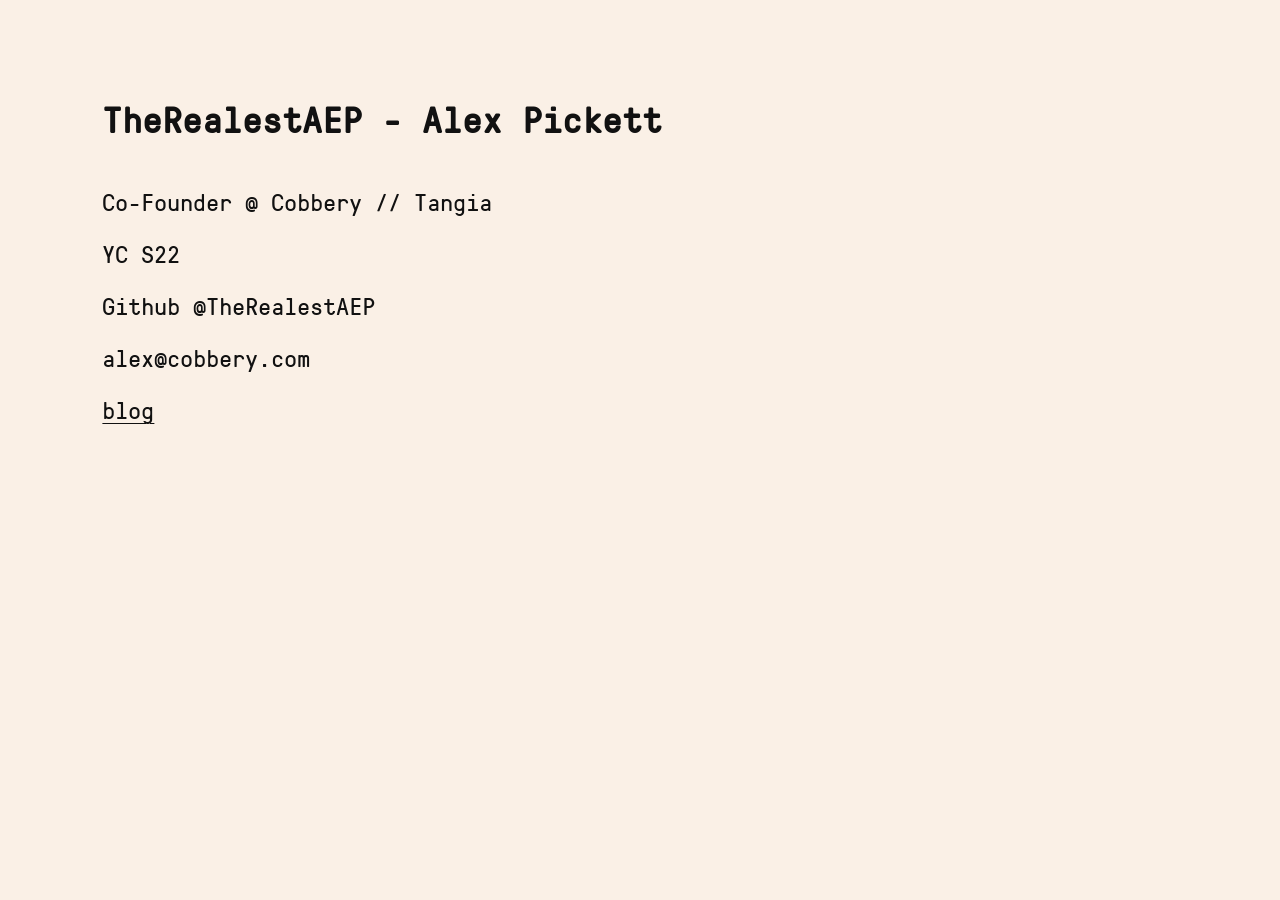
<file: index.html>
<!DOCTYPE html>
<html lang="en">
<head>
    <meta charset="utf-8">
    <meta name="viewport" content="width=device-width, initial-scale=1">
    <title>Alex Pickett</title>
    <link rel="stylesheet" href="index.css">
</head>
<body>
    <main class="container">
        <div class="item">
            <h1>TheRealestAEP - Alex Pickett</h1>
        </div>
        <div class="item">Co-Founder @ Cobbery // Tangia</div>
        <div class="item">YC S22</div>
        <div class="item">Github @TheRealestAEP</div>
        <div class="item">alex@cobbery.com</div>
        <div class="item"><a href="/blog/">blog</a></div>
    </main>
</body>
</html>
</file>
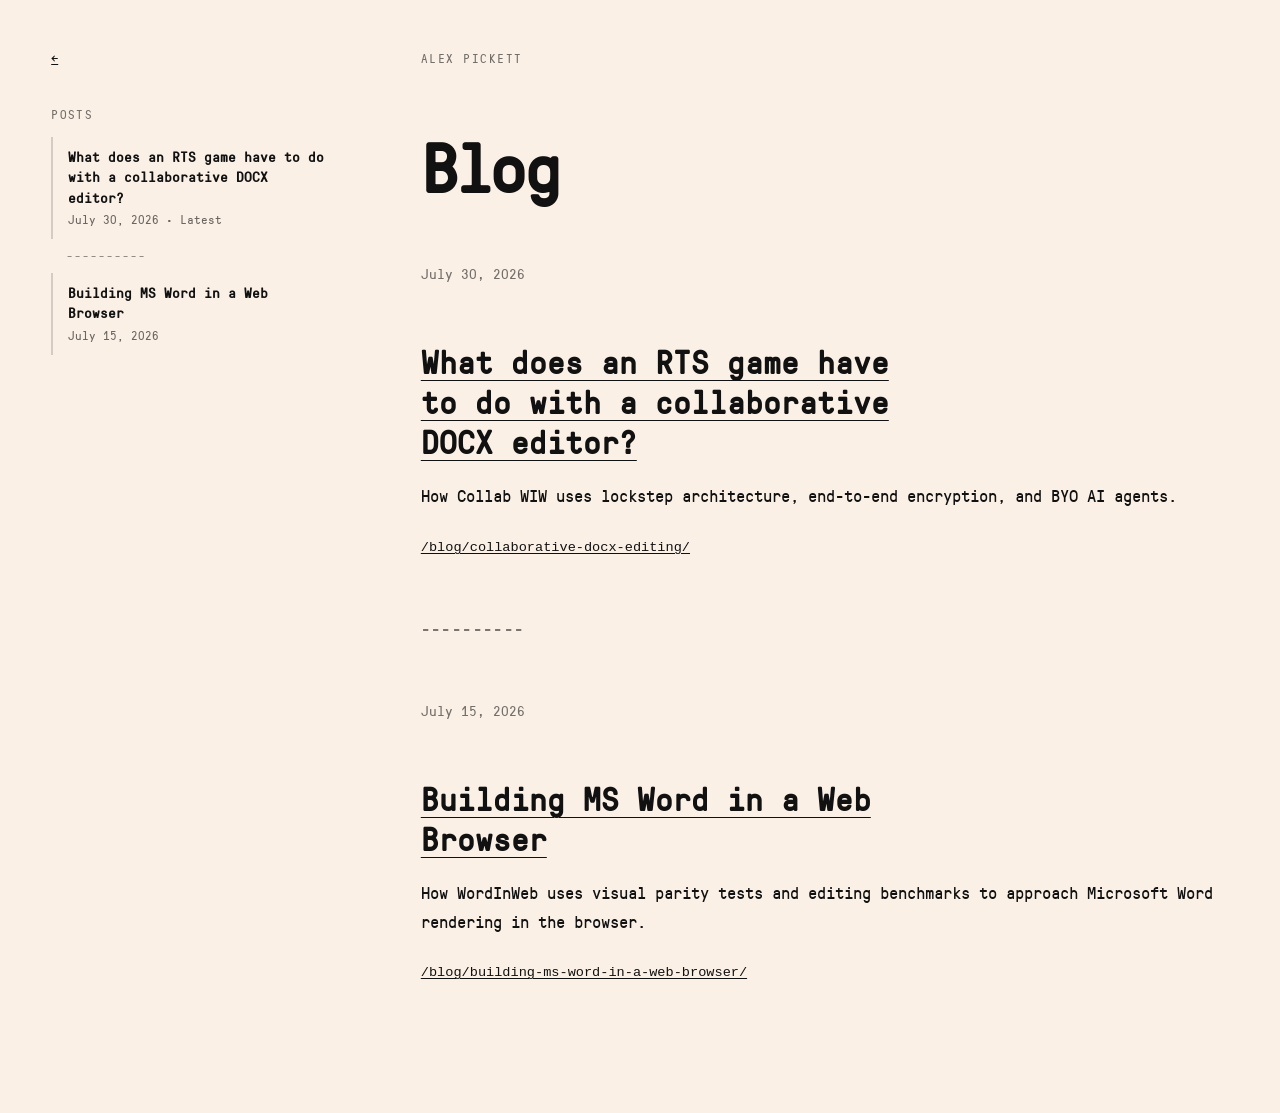
<file: blog/index.html>
<!DOCTYPE html>
<html lang="en">
<head>
    <meta charset="utf-8">
    <meta name="viewport" content="width=device-width, initial-scale=1">
    <meta name="description" content="Writing by Alex Pickett about WordInWeb, browser-based DOCX editing, and collaborative systems.">
    <title>Blog | Alex Pickett</title>
    <link rel="canonical" href="https://www.aepick.me/blog/">

    <link rel="stylesheet" href="/index.css">
</head>
<body>
    <main class="blog-shell">
        <aside class="blog-sidebar">
            <a class="blog-home" href="/" aria-label="Back to home">←</a>

            <nav class="sidebar-section" aria-label="Blog posts">
                <p class="sidebar-label">Posts</p>
                <a class="post-link" href="/blog/collaborative-docx-editing/">
                    <strong>What does an RTS game have to do with a collaborative DOCX editor?</strong>
                    <span>July 30, 2026 · Latest</span>
                </a>
                <span class="catalogue-separator" aria-hidden="true">----------</span>
                <a class="post-link" href="/blog/building-ms-word-in-a-web-browser/">
                    <strong>Building MS Word in a Web Browser</strong>
                    <span>July 15, 2026</span>
                </a>
            </nav>
        </aside>

        <article class="article-shell">
            <header class="article-header">
                <p class="article-kicker">Alex Pickett</p>
                <h1>Blog</h1>
            </header>

            <section class="blog-index-entry">
                <p>July 30, 2026</p>
                <h2><a href="/blog/collaborative-docx-editing/">What does an RTS game have to do with a collaborative DOCX editor?</a></h2>
                <p>How Collab WIW uses lockstep architecture, end-to-end encryption, and BYO AI agents.</p>
                <a class="blog-slug" href="/blog/collaborative-docx-editing/">/blog/collaborative-docx-editing/</a>
            </section>

            <div class="article-separator" aria-hidden="true">----------</div>

            <section class="blog-index-entry">
                <p>July 15, 2026</p>
                <h2><a href="/blog/building-ms-word-in-a-web-browser/">Building MS Word in a Web Browser</a></h2>
                <p>How WordInWeb uses visual parity tests and editing benchmarks to approach Microsoft Word rendering in the browser.</p>
                <a class="blog-slug" href="/blog/building-ms-word-in-a-web-browser/">/blog/building-ms-word-in-a-web-browser/</a>
            </section>
        </article>
    </main>
</body>
</html>
</file>
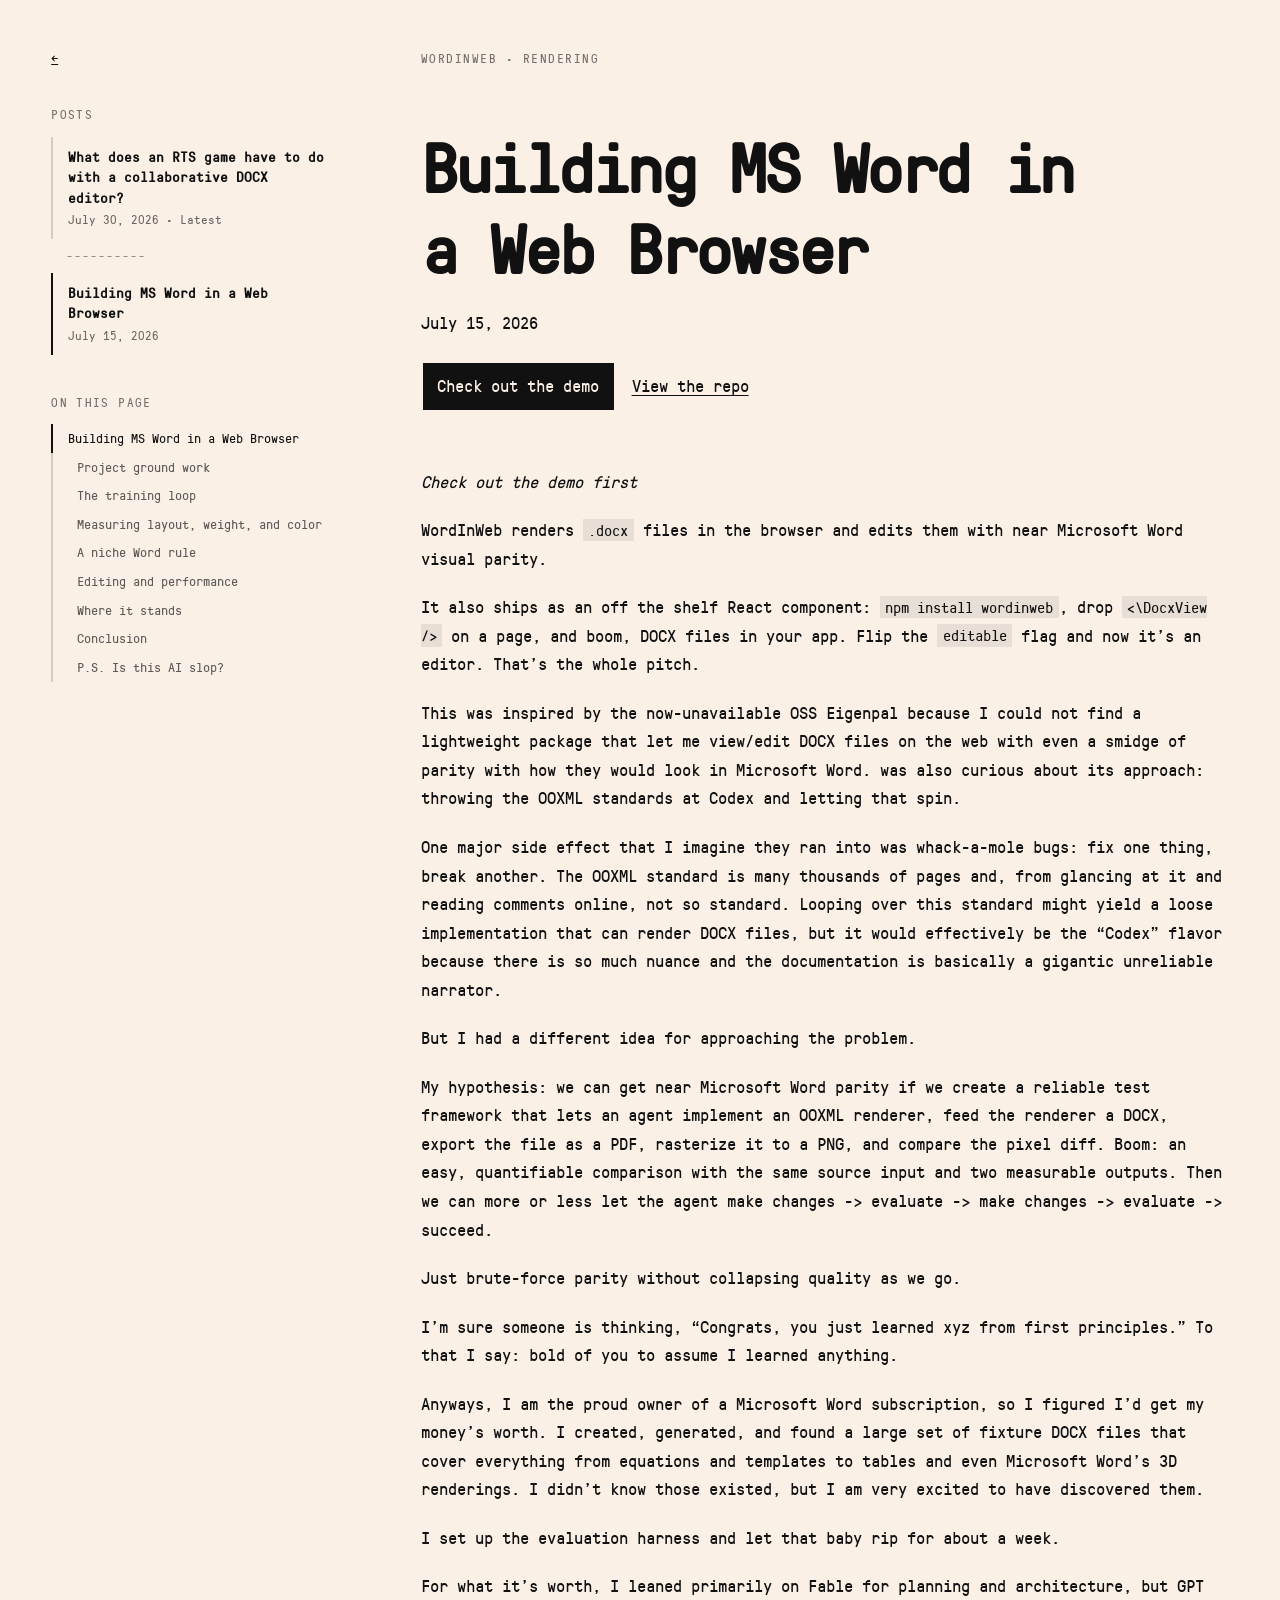
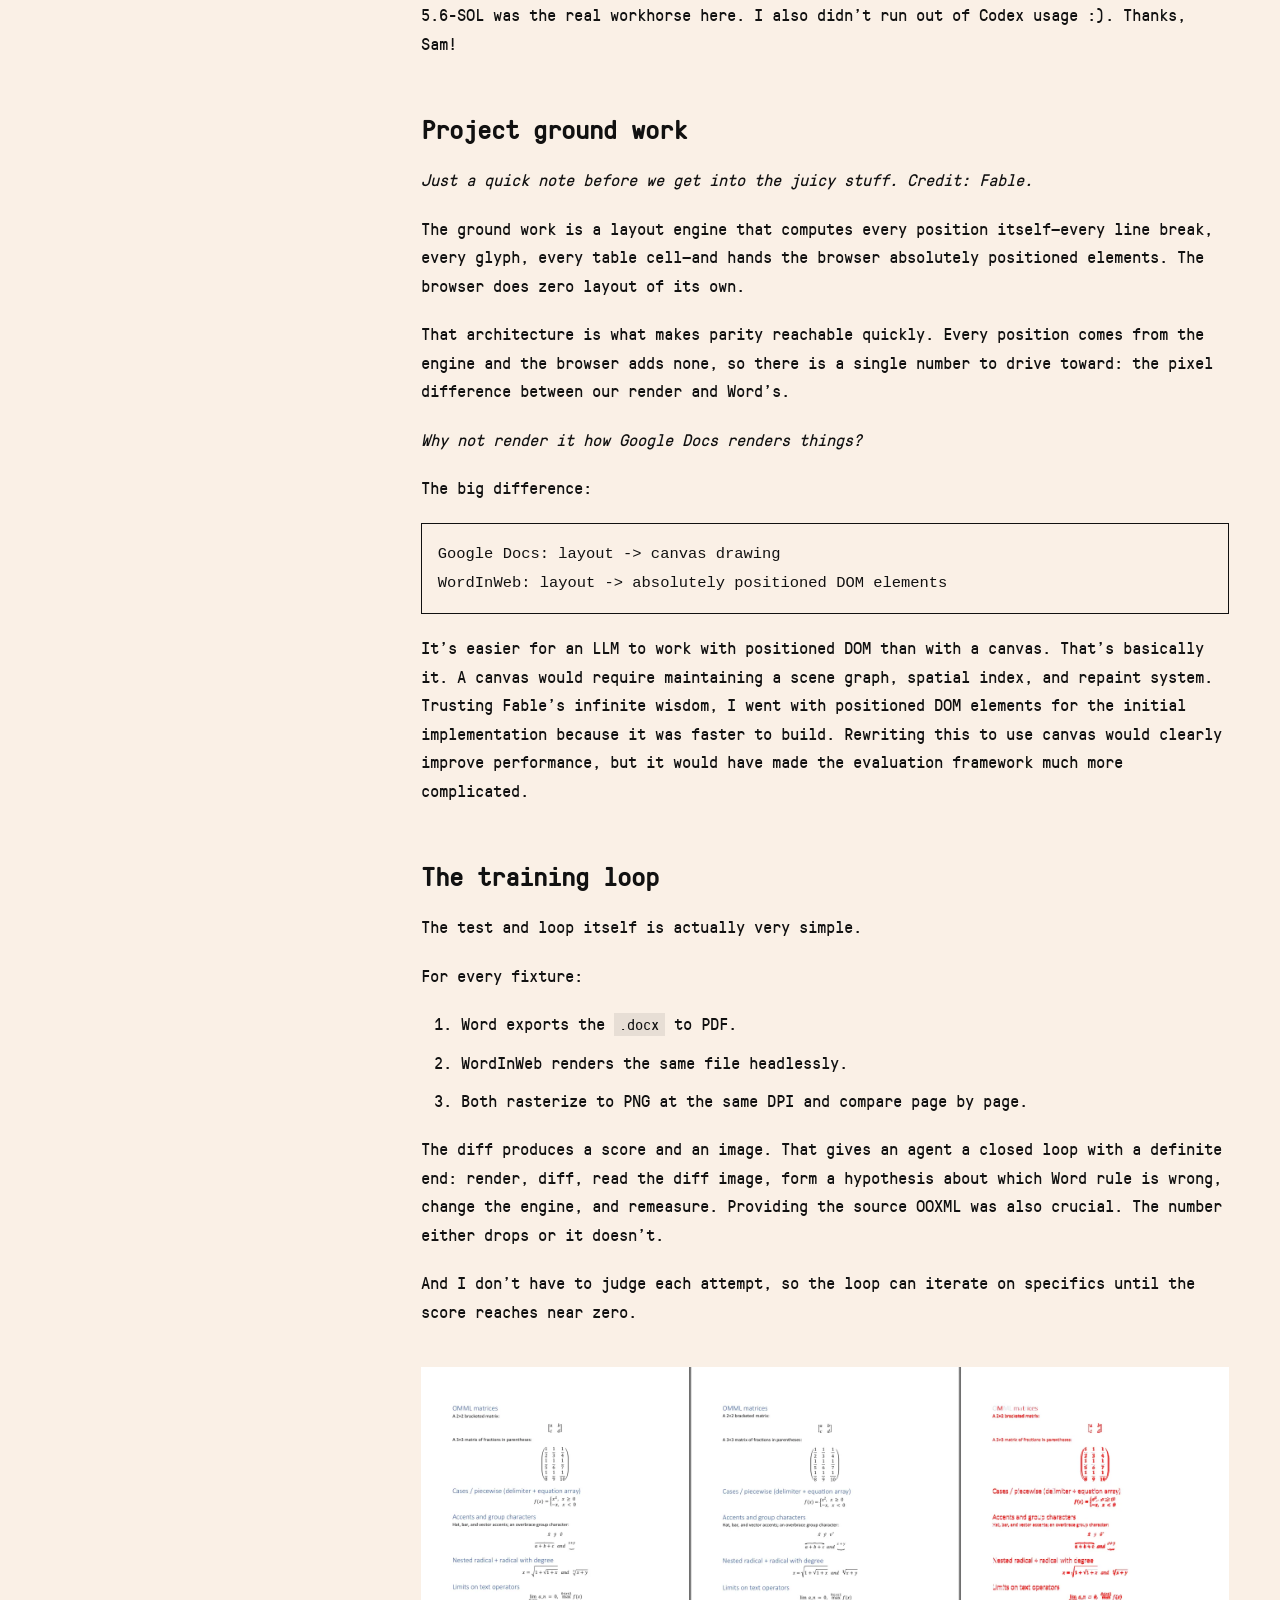
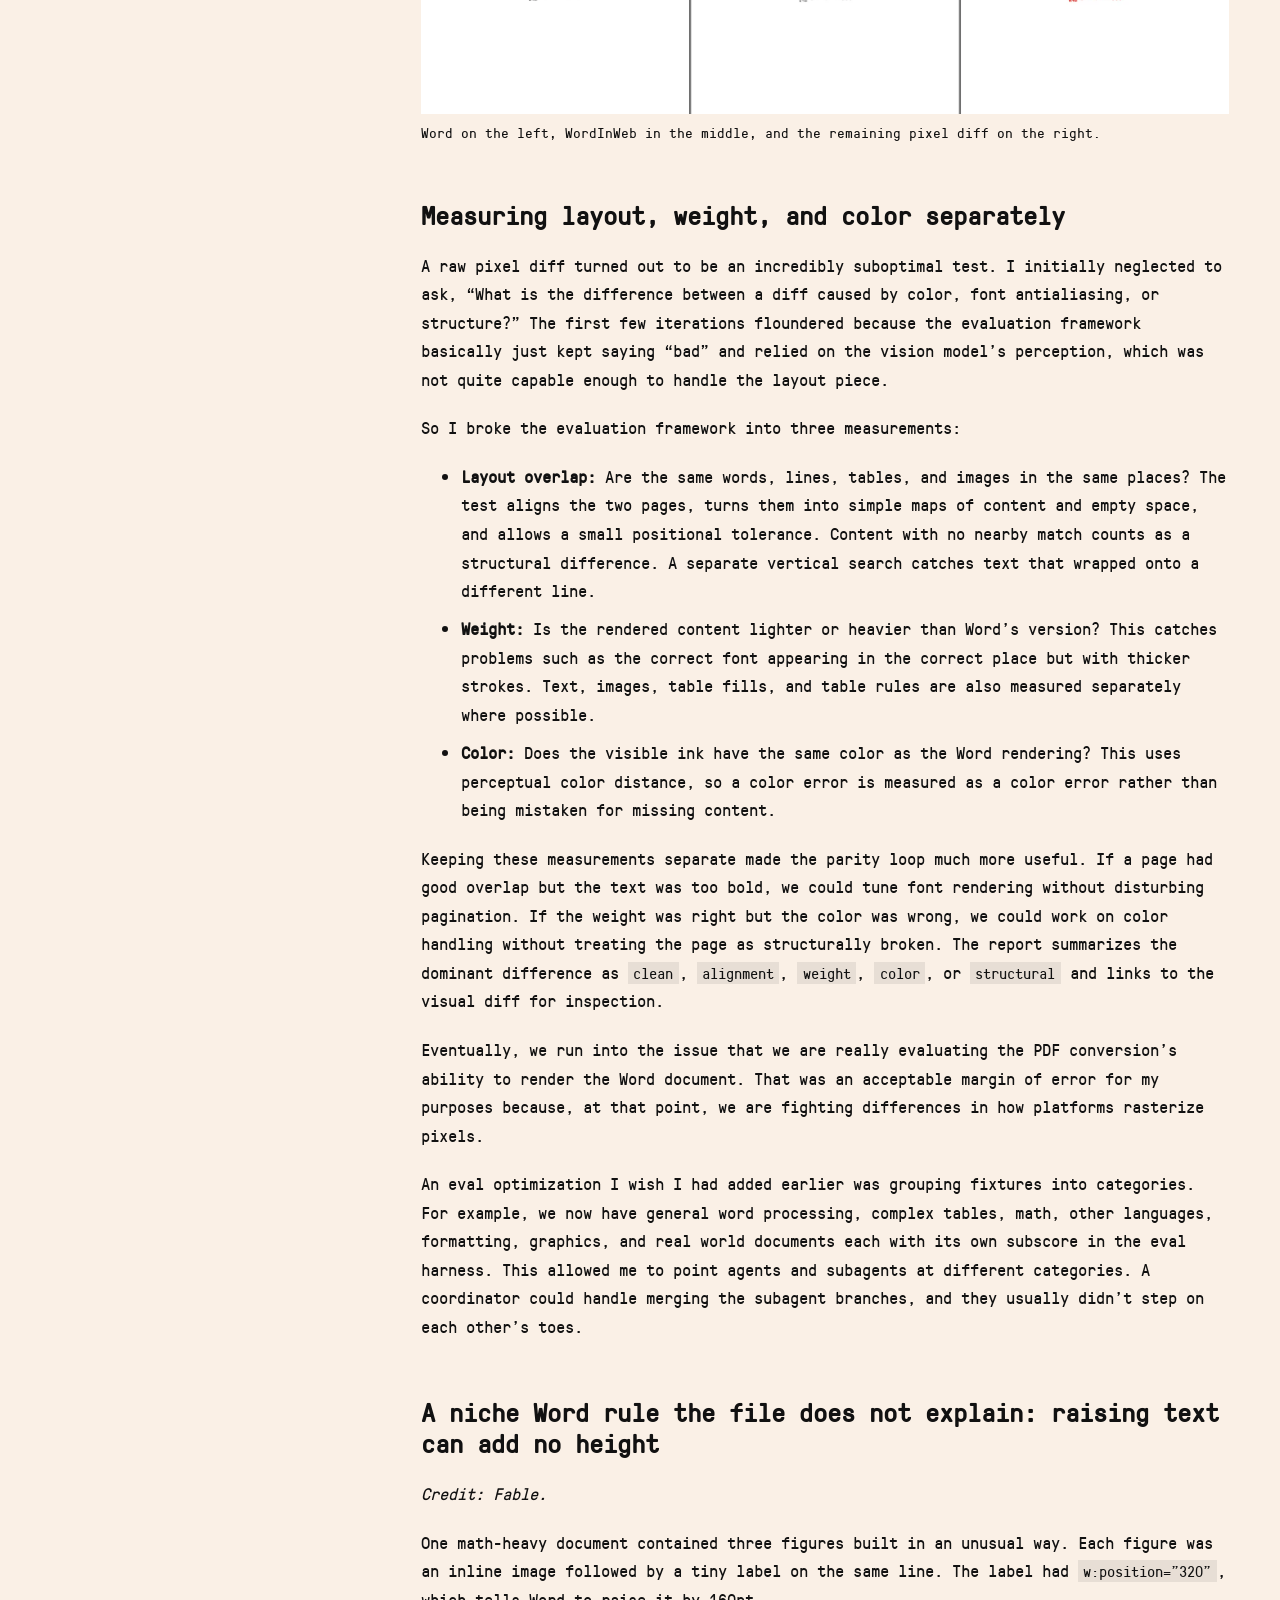
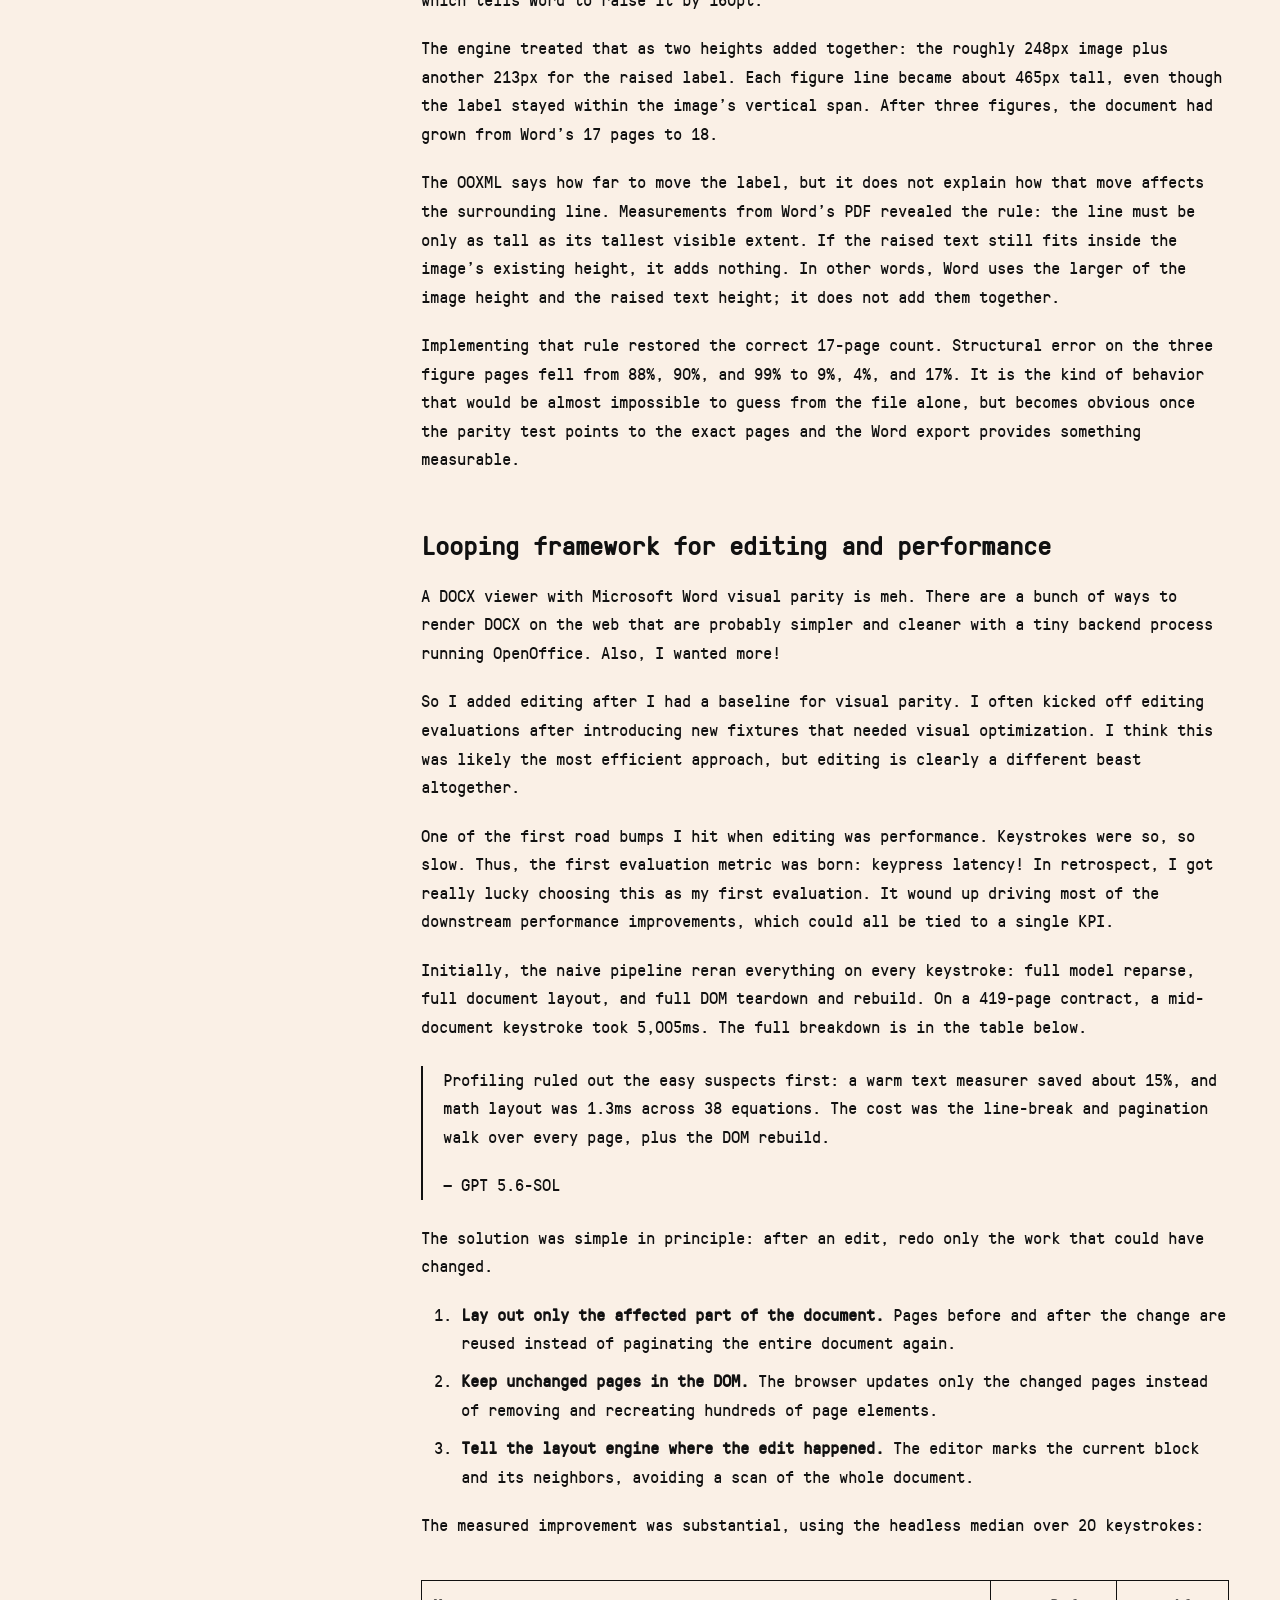
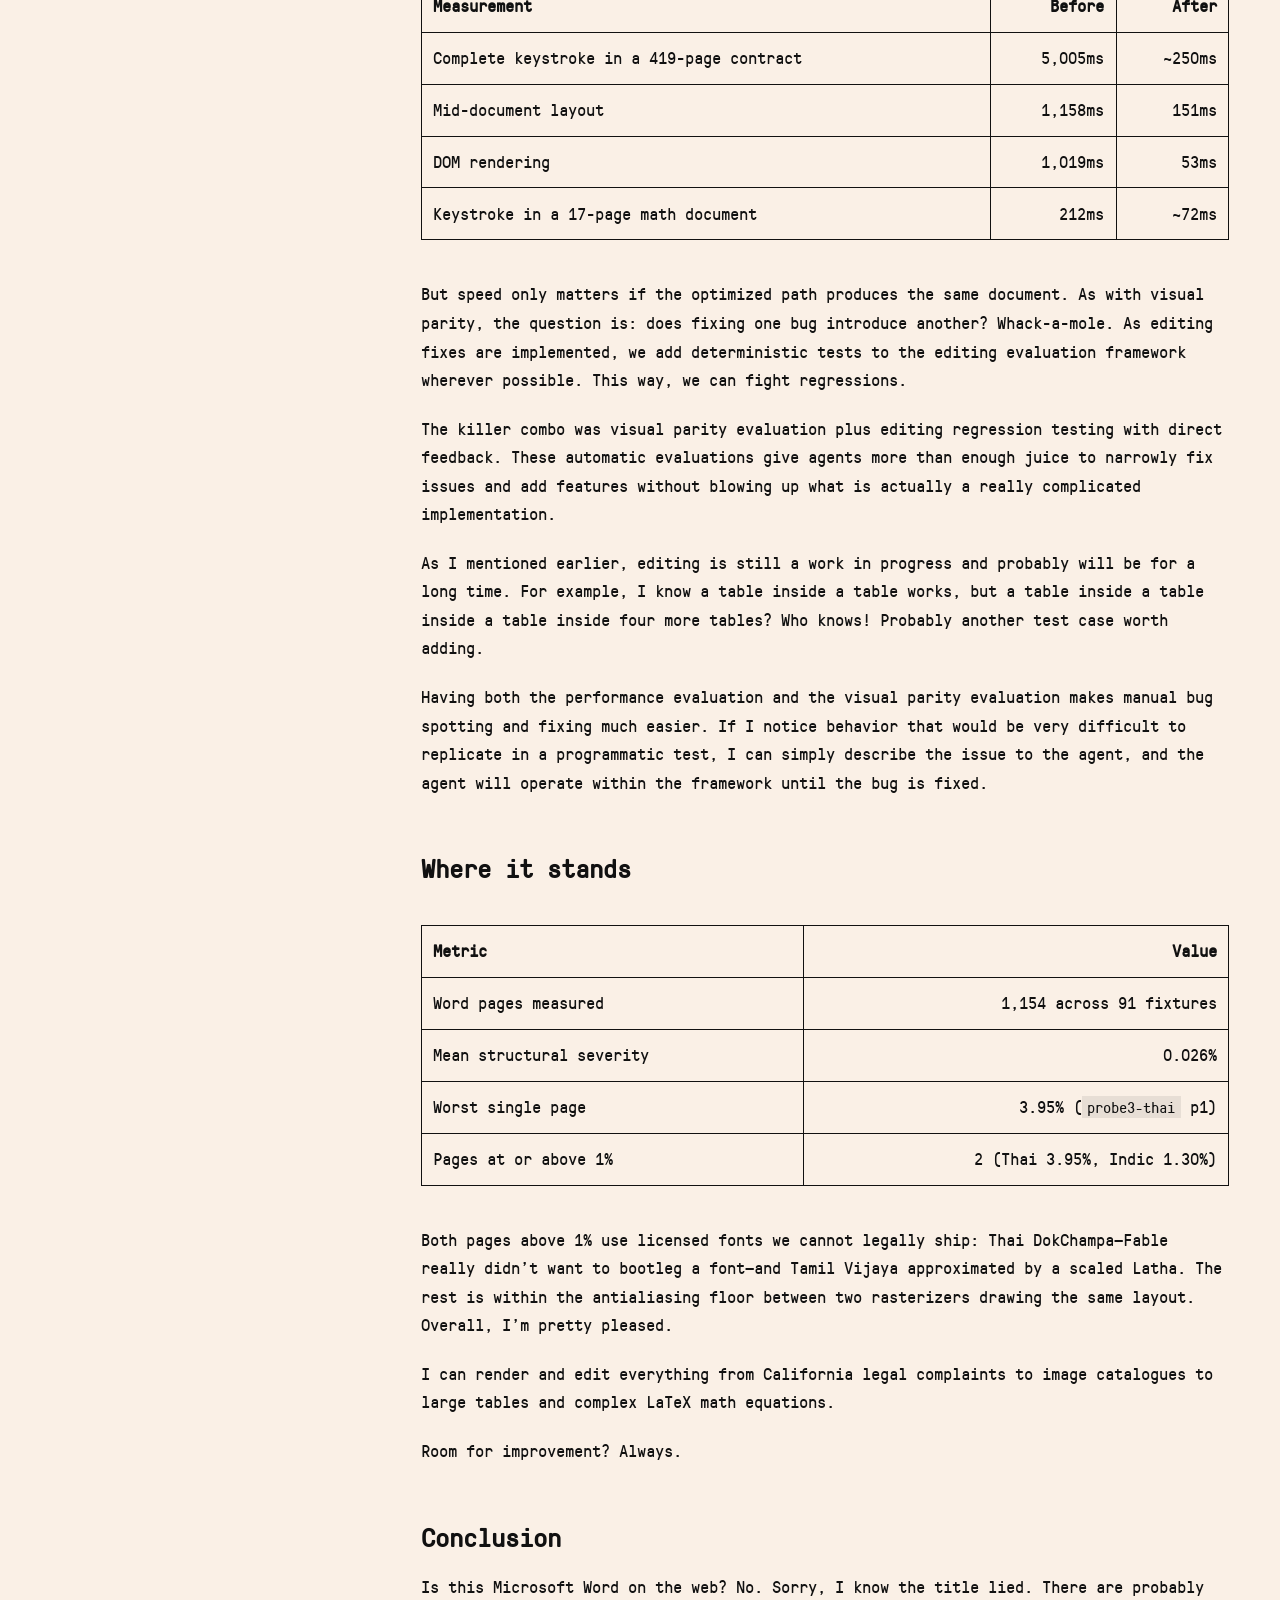
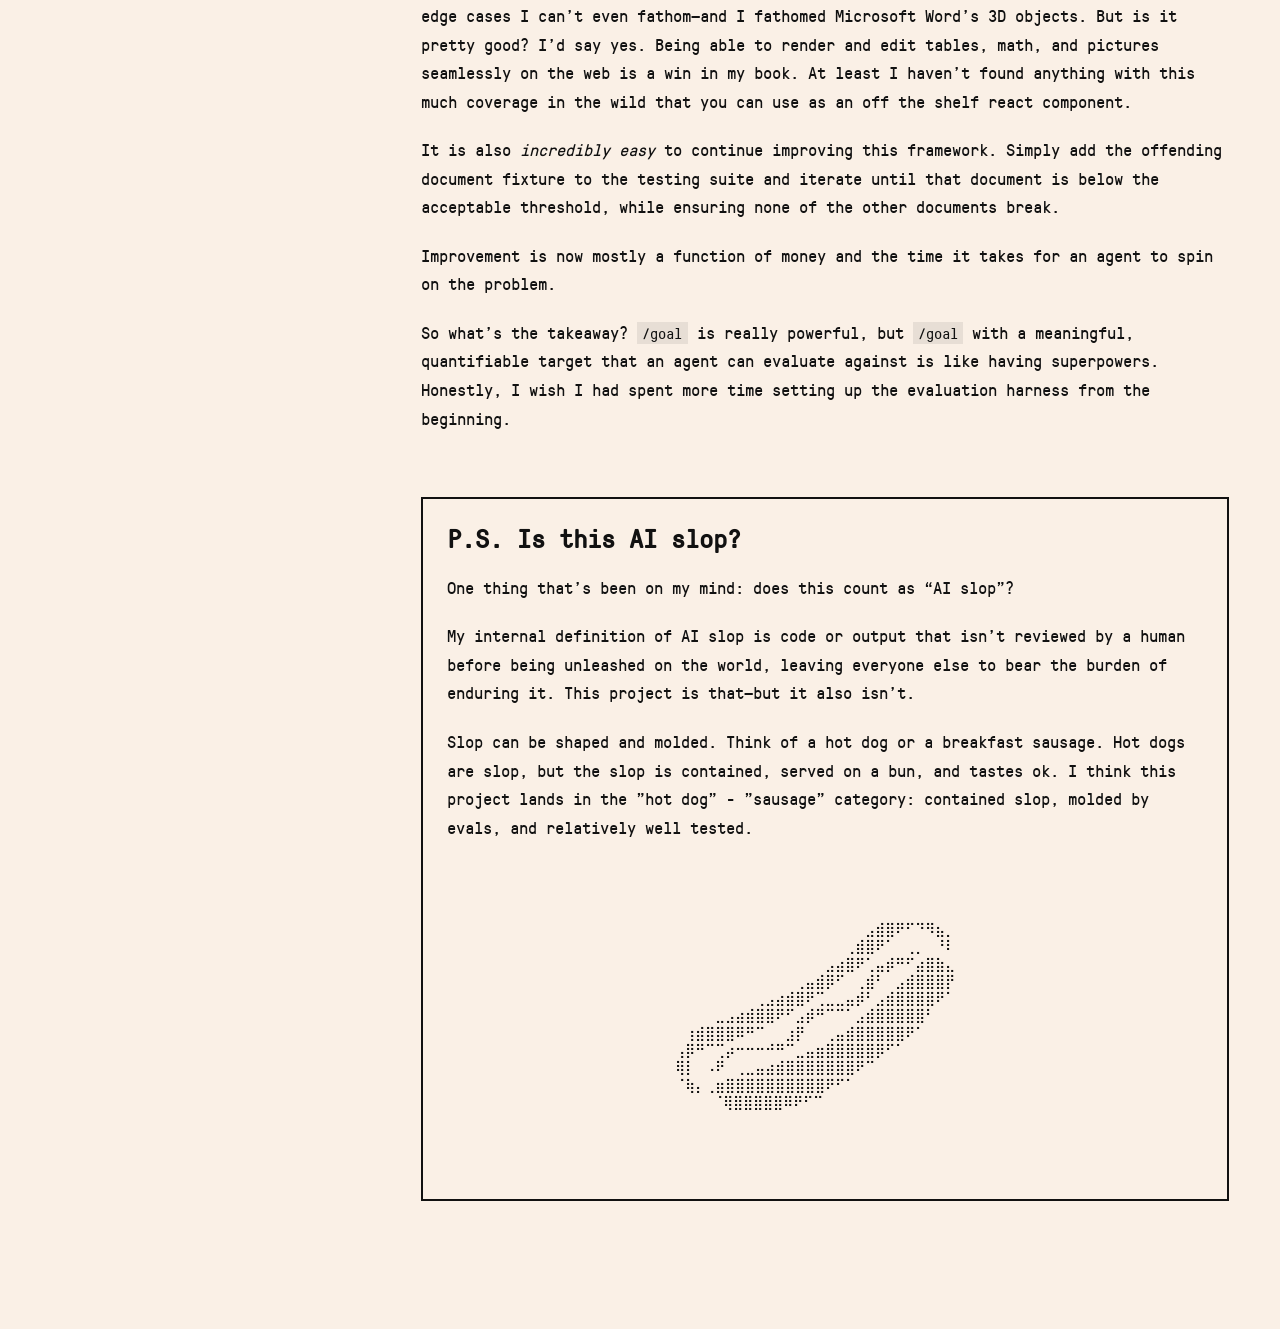
<file: blog/building-ms-word-in-a-web-browser/index.html>
<!DOCTYPE html>
<html lang="en">
<head>
    <meta charset="utf-8">
    <meta name="viewport" content="width=device-width, initial-scale=1">
    <meta name="description" content="How WordInWeb uses visual parity tests and editing benchmarks to approach Microsoft Word rendering in the browser.">
    <title>Building MS Word in a Web Browser</title>
    <link rel="canonical" href="https://www.aepick.me/blog/building-ms-word-in-a-web-browser/">

    <link rel="stylesheet" href="/index.css">
</head>
<body>
    <main class="blog-shell">
        <aside class="blog-sidebar">
            <a class="blog-home" href="/" aria-label="Back to home">←</a>

            <nav class="sidebar-section" aria-label="Blog posts">
                <p class="sidebar-label">Posts</p>
                <a class="post-link" href="/blog/collaborative-docx-editing/">
                    <strong>What does an RTS game have to do with a collaborative DOCX editor?</strong>
                    <span>July 30, 2026 · Latest</span>
                </a>
                <span class="catalogue-separator" aria-hidden="true">----------</span>
                <a class="post-link" href="/blog/building-ms-word-in-a-web-browser/" aria-current="page">
                    <strong>Building MS Word in a Web Browser</strong>
                    <span>July 15, 2026</span>
                </a>
            </nav>

            <nav class="sidebar-section" aria-label="On this page">
                <p class="sidebar-label">On this page</p>
                <a class="outline-link outline-link-title" href="#article">Building MS Word in a Web Browser</a>
                <a class="outline-link outline-link-sub" href="#project-ground-work">Project ground work</a>
                <a class="outline-link outline-link-sub" href="#training-loop">The training loop</a>
                <a class="outline-link outline-link-sub" href="#separate-measurements">Measuring layout, weight, and color</a>
                <a class="outline-link outline-link-sub" href="#raised-text">A niche Word rule</a>
                <a class="outline-link outline-link-sub" href="#editing-performance">Editing and performance</a>
                <a class="outline-link outline-link-sub" href="#where-it-stands">Where it stands</a>
                <a class="outline-link outline-link-sub" href="#conclusion">Conclusion</a>
                <a class="outline-link outline-link-sub" href="#postscript-title">P.S. Is this AI slop?</a>
            </nav>
        </aside>

        <article class="article-shell" id="article">
            <header class="article-header">
                <p class="article-kicker">WordInWeb · Rendering</p>
                <h1>Building MS Word in a Web Browser</h1>
                <p>July 15, 2026</p>
                <div class="article-actions">
                    <a class="demo-button" href="https://wordinweb-parity.callerinfo.workers.dev/">Check out the demo</a>
                    <a href="https://github.com/theRealestAEP/wordinweb">View the repo</a>
                </div>
            </header>
            <p><em>Check out the demo first</em></p>

            <p>WordInWeb renders <code>.docx</code> files in the browser and edits them with near Microsoft Word visual parity.</p>

            <p>It also ships as an off the shelf React component: <code>npm install wordinweb</code>, drop <code>&lt;\DocxView /&gt;</code> on a page, and boom, DOCX files in your app. Flip the <code>editable</code> flag and now it&rsquo;s an editor. That&rsquo;s the whole pitch.</p>

            <p>This was inspired by the now-unavailable OSS Eigenpal because I could not find a lightweight package that let me view/edit DOCX files on the web with even a smidge of parity with how they would look in Microsoft Word. was also curious about its approach: throwing the OOXML standards at Codex and letting that spin.</p>

            <p>One major side effect that I imagine they ran into was whack-a-mole bugs: fix one thing, break another. The OOXML standard is many thousands of pages and, from glancing at it and reading comments online, not so standard. Looping over this standard might yield a loose implementation that can render DOCX files, but it would effectively be the “Codex” flavor because there is so much nuance and the documentation is basically a gigantic unreliable narrator.</p>


            <p>But I had a different idea for approaching the problem.</p>

            <p>My hypothesis: we can get near Microsoft Word parity if we create a reliable test framework that lets an agent implement an OOXML renderer, feed the renderer a DOCX, export the file as a PDF, rasterize it to a PNG, and compare the pixel diff. Boom: an easy, quantifiable comparison with the same source input and two measurable outputs. Then we can more or less let the agent make changes -> evaluate -> make changes -> evaluate -> succeed.</p>

            <p>Just brute-force parity without collapsing quality as we go.</p>


            <p>I’m sure someone is thinking, “Congrats, you just learned xyz from first principles.” To that I say: bold of you to assume I learned anything.</p>

            <p>Anyways, I am the proud owner of a Microsoft Word subscription, so I figured I’d get my money’s worth. I created, generated, and found a large set of fixture DOCX files that cover everything from equations and templates to tables and even Microsoft Word’s 3D renderings. I didn’t know those existed, but I am very excited to have discovered them.</p>

            <p>I set up the evaluation harness and let that baby rip for about a week.</p>

            <p>For what it’s worth, I leaned primarily on Fable for planning and architecture, but GPT 5.6-SOL was the real workhorse here. I also didn’t run out of Codex usage :). Thanks, Sam!</p>

            <h2 id="project-ground-work">Project ground work</h2>

            <p><em>Just a quick note before we get into the juicy stuff. Credit: Fable.</em></p>

            <p>The ground work is a layout engine that computes every position itself—every line break, every glyph, every table cell—and hands the browser absolutely positioned elements. The browser does zero layout of its own.</p>

            <p>That architecture is what makes parity reachable quickly. Every position comes from the engine and the browser adds none, so there is a single number to drive toward: the pixel difference between our render and Word’s.</p>

            <p><em>Why not render it how Google Docs renders things?</em></p>

            <p>The big difference:</p>

            <pre><code>Google Docs: layout -> canvas drawing
WordInWeb: layout -> absolutely positioned DOM elements</code></pre>

            <p>It’s easier for an LLM to work with positioned DOM than with a canvas. That’s basically it. A canvas would require maintaining a scene graph, spatial index, and repaint system. Trusting Fable’s infinite wisdom, I went with positioned DOM elements for the initial implementation because it was faster to build. Rewriting this to use canvas would clearly improve performance, but it would have made the evaluation framework much more complicated.</p>

            <h2 id="training-loop">The training loop</h2>

            <p>The test and loop itself is actually very simple.</p>

            <p>For every fixture:</p>

            <ol>
                <li>Word exports the <code>.docx</code> to PDF.</li>
                <li>WordInWeb renders the same file headlessly.</li>
                <li>Both rasterize to PNG at the same DPI and compare page by page.</li>
            </ol>

            <p>The diff produces a score and an image. That gives an agent a closed loop with a definite end: render, diff, read the diff image, form a hypothesis about which Word rule is wrong, change the engine, and remeasure. Providing the source OOXML was also crucial. The number either drops or it doesn’t.</p>

            <p>And I don't have to judge each attempt, so the loop can iterate on specifics until the score reaches near zero.</p>

            <figure class="article-figure">
                <img src="/public/blog/math-parity.webp" alt="A three-panel comparison of a Word math document, the WordInWeb render, and the highlighted pixel difference." width="1960" height="842" loading="lazy">
                <figcaption>Word on the left, WordInWeb in the middle, and the remaining pixel diff on the right.</figcaption>
            </figure>

            <h2 id="separate-measurements">Measuring layout, weight, and color separately</h2>

            <p>A raw pixel diff turned out to be an incredibly suboptimal test. I initially neglected to ask, “What is the difference between a diff caused by color, font antialiasing, or structure?” The first few iterations floundered because the evaluation framework basically just kept saying “bad” and relied on the vision model’s perception, which was not quite capable enough to handle the layout piece.</p>

            <p>So I broke the evaluation framework into three measurements:</p>

            <ul>
                <li><strong>Layout overlap:</strong> Are the same words, lines, tables, and images in the same places? The test aligns the two pages, turns them into simple maps of content and empty space, and allows a small positional tolerance. Content with no nearby match counts as a structural difference. A separate vertical search catches text that wrapped onto a different line.</li>
                <li><strong>Weight:</strong> Is the rendered content lighter or heavier than Word’s version? This catches problems such as the correct font appearing in the correct place but with thicker strokes. Text, images, table fills, and table rules are also measured separately where possible.</li>
                <li><strong>Color:</strong> Does the visible ink have the same color as the Word rendering? This uses perceptual color distance, so a color error is measured as a color error rather than being mistaken for missing content.</li>
            </ul>

            <p>Keeping these measurements separate made the parity loop much more useful. If a page had good overlap but the text was too bold, we could tune font rendering without disturbing pagination. If the weight was right but the color was wrong, we could work on color handling without treating the page as structurally broken. The report summarizes the dominant difference as <code>clean</code>, <code>alignment</code>, <code>weight</code>, <code>color</code>, or <code>structural</code> and links to the visual diff for inspection.</p>

            <p>Eventually, we run into the issue that we are really evaluating the PDF conversion’s ability to render the Word document. That was an acceptable margin of error for my purposes because, at that point, we are fighting differences in how platforms rasterize pixels.</p>

            <p>An eval optimization I wish I had added earlier was grouping fixtures into categories. For example, we now have general word processing, complex tables, math, other languages, formatting, graphics, and real world documents each with its own subscore in the eval harness. This allowed me to point agents and subagents at different categories. A coordinator could handle merging the subagent branches, and they usually didn’t step on each other’s toes.</p>

            <h2 id="raised-text">A niche Word rule the file does not explain: raising text can add no height</h2>

            <p><em>Credit: Fable.</em></p>

            <p>One math-heavy document contained three figures built in an unusual way. Each figure was an inline image followed by a tiny label on the same line. The label had <code>w:position="320"</code>, which tells Word to raise it by 160pt.</p>

            <p>The engine treated that as two heights added together: the roughly 248px image plus another 213px for the raised label. Each figure line became about 465px tall, even though the label stayed within the image’s vertical span. After three figures, the document had grown from Word’s 17 pages to 18.</p>

            <p>The OOXML says how far to move the label, but it does not explain how that move affects the surrounding line. Measurements from Word’s PDF revealed the rule: the line must be only as tall as its tallest visible extent. If the raised text still fits inside the image’s existing height, it adds nothing. In other words, Word uses the larger of the image height and the raised text height; it does not add them together.</p>

            <p>Implementing that rule restored the correct 17-page count. Structural error on the three figure pages fell from 88%, 90%, and 99% to 9%, 4%, and 17%. It is the kind of behavior that would be almost impossible to guess from the file alone, but becomes obvious once the parity test points to the exact pages and the Word export provides something measurable.</p>

            <h2 id="editing-performance">Looping framework for editing and performance</h2>

            <p>A DOCX viewer with Microsoft Word visual parity is meh. There are a bunch of ways to render DOCX on the web that are probably simpler and cleaner with a tiny backend process running OpenOffice. Also, I wanted more!</p>

            <p>So I added editing after I had a baseline for visual parity. I often kicked off editing evaluations after introducing new fixtures that needed visual optimization. I think this was likely the most efficient approach, but editing is clearly a different beast altogether.</p>

            <p>One of the first road bumps I hit when editing was performance. Keystrokes were so, so slow. Thus, the first evaluation metric was born: keypress latency! In retrospect, I got really lucky choosing this as my first evaluation. It wound up driving most of the downstream performance improvements, which could all be tied to a single KPI.</p>

            <p>Initially, the naive pipeline reran everything on every keystroke: full model reparse, full document layout, and full DOM teardown and rebuild. On a 419-page contract, a mid-document keystroke took 5,005ms. The full breakdown is in the table below.</p>

            <blockquote>
                <p>Profiling ruled out the easy suspects first: a warm text measurer saved about 15%, and math layout was 1.3ms across 38 equations. The cost was the line-break and pagination walk over every page, plus the DOM rebuild.</p>
                <p>— GPT 5.6-SOL</p>
            </blockquote>

            <p>The solution was simple in principle: after an edit, redo only the work that could have changed.</p>

            <ol>
                <li><strong>Lay out only the affected part of the document.</strong> Pages before and after the change are reused instead of paginating the entire document again.</li>
                <li><strong>Keep unchanged pages in the DOM.</strong> The browser updates only the changed pages instead of removing and recreating hundreds of page elements.</li>
                <li><strong>Tell the layout engine where the edit happened.</strong> The editor marks the current block and its neighbors, avoiding a scan of the whole document.</li>
            </ol>

            <p>The measured improvement was substantial, using the headless median over 20 keystrokes:</p>

            <div class="table-wrap">
                <table>
                    <thead>
                        <tr>
                            <th scope="col">Measurement</th>
                            <th scope="col">Before</th>
                            <th scope="col">After</th>
                        </tr>
                    </thead>
                    <tbody>
                        <tr>
                            <td>Complete keystroke in a 419-page contract</td>
                            <td>5,005ms</td>
                            <td>~250ms</td>
                        </tr>
                        <tr>
                            <td>Mid-document layout</td>
                            <td>1,158ms</td>
                            <td>151ms</td>
                        </tr>
                        <tr>
                            <td>DOM rendering</td>
                            <td>1,019ms</td>
                            <td>53ms</td>
                        </tr>
                        <tr>
                            <td>Keystroke in a 17-page math document</td>
                            <td>212ms</td>
                            <td>~72ms</td>
                        </tr>
                    </tbody>
                </table>
            </div>

            <p>But speed only matters if the optimized path produces the same document. As with visual parity, the question is: does fixing one bug introduce another? Whack-a-mole. As editing fixes are implemented, we add deterministic tests to the editing evaluation framework wherever possible. This way, we can fight regressions.</p>

            <p>The killer combo was visual parity evaluation plus editing regression testing with direct feedback. These automatic evaluations give agents more than enough juice to narrowly fix issues and add features without blowing up what is actually a really complicated implementation.</p>

            <p>As I mentioned earlier, editing is still a work in progress and probably will be for a long time. For example, I know a table inside a table works, but a table inside a table inside a table inside four more tables? Who knows! Probably another test case worth adding.</p>

            <p>Having both the performance evaluation and the visual parity evaluation makes manual bug spotting and fixing much easier. If I notice behavior that would be very difficult to replicate in a programmatic test, I can simply describe the issue to the agent, and the agent will operate within the framework until the bug is fixed.</p>
 
            <h2 id="where-it-stands">Where it stands</h2>

            <div class="table-wrap">
                <table>
                    <thead>
                        <tr>
                            <th scope="col">Metric</th>
                            <th scope="col">Value</th>
                        </tr>
                    </thead>
                    <tbody>
                        <tr>
                            <td>Word pages measured</td>
                            <td>1,154 across 91 fixtures</td>
                        </tr>
                        <tr>
                            <td>Mean structural severity</td>
                            <td>0.026%</td>
                        </tr>
                        <tr>
                            <td>Worst single page</td>
                            <td>3.95% (<code>probe3-thai</code> p1)</td>
                        </tr>
                        <tr>
                            <td>Pages at or above 1%</td>
                            <td>2 (Thai 3.95%, Indic 1.30%)</td>
                        </tr>
                    </tbody>
                </table>
            </div>

            <p>Both pages above 1% use licensed fonts we cannot legally ship: Thai DokChampa—Fable really didn’t want to bootleg a font—and Tamil Vijaya approximated by a scaled Latha. The rest is within the antialiasing floor between two rasterizers drawing the same layout. Overall, I’m pretty pleased.</p>

            <p>I can render and edit everything from California legal complaints to image catalogues to large tables and complex LaTeX math equations.</p>

            <p>Room for improvement? Always.</p>

            <h2 id="conclusion">Conclusion</h2>

            <p>Is this Microsoft Word on the web? No. Sorry, I know the title lied. There are probably edge cases I can’t even fathom—and I fathomed Microsoft Word’s 3D objects. But is it pretty good? I’d say yes. Being able to render and edit tables, math, and pictures seamlessly on the web is a win in my book. At least I haven’t found anything with this much coverage in the wild that you can use as an off the shelf react component.</p>

            <p>It is also <em>incredibly easy</em> to continue improving this framework. Simply add the offending document fixture to the testing suite and iterate until that document is below the acceptable threshold, while ensuring none of the other documents break.</p>

            <p>Improvement is now mostly a function of money and the time it takes for an agent to spin on the problem.</p>

            <p>So what’s the takeaway? <code>/goal</code> is really powerful, but <code>/goal</code> with a meaningful, quantifiable target that an agent can evaluate against is like having superpowers. Honestly, I wish I had spent more time setting up the evaluation harness from the beginning.</p>

            <aside class="postscript" aria-labelledby="postscript-title">
                <h2 id="postscript-title">P.S. Is this AI slop?</h2>

                <p>One thing that’s been on my mind: does this count as “AI slop”?</p>

                <p>My internal definition of AI slop is code or output that isn’t reviewed by a human before being unleashed on the world, leaving everyone else to bear the burden of enduring it. This project is that—but it also isn’t.</p>

                <p>Slop can be shaped and molded. Think of a hot dog or a breakfast sausage. Hot dogs are slop, but the slop is contained, served on a bun, and tastes ok. I think this project lands in the "hot dog" - "sausage" category: contained slop, molded by evals, and relatively well tested.</p>

                <pre class="ascii-art" aria-label="ASCII art of a hot dog"> ⠀⠀⠀⠀⠀⠀⠀⠀⠀⠀⠀⠀⠀⠀⠀⠀⠀⠀⠀⠀⠀⠀⠀⠀⠀⠀⠀⠀⠀⠀⠀⠀
                    ⠀⠀⠀⠀⠀⠀⠀⠀⠀⠀⠀⠀⠀⠀⠀⠀⠀⠀⠀⠀⠀⠀⠀⠀⠀⠀⠀⠀⠀⠀
                    ⠀⠀⠀⠀⠀⠀⠀⠀⠀⠀⠀⠀⠀⠀⠀⠀⠀⠀⠀⠀⠀⠀⠀⠀⠀⠀⠀⠀⠀⠀
                    ⠀⠀⠀⠀⠀⠀⠀⠀⠀⠀⠀⠀⠀⠀⠀⠀⠀⠀⠀⠀⣠⣾⣿⠟⠋⠙⠻⣦⡀⠀
                    ⠀⠀⠀⠀⠀⠀⠀⠀⠀⠀⠀⠀⠀⠀⠀⠀⠀⠀⢀⣾⣿⠟⠁⠀⢀⡀⠀⠘⠇⠀
                    ⠀⠀⠀⠀⠀⠀⠀⠀⠀⠀⠀⠀⠀⠀⠀⠀⣠⣴⣿⠟⢁⣤⡾⠛⠋⣴⣿⣷⣄⠀
                    ⠀⠀⠀⠀⠀⠀⠀⠀⠀⠀⠀⠀⠀⢀⣤⣾⡿⠋⠀⢀⣾⠃⠀⣠⣾⣿⣿⣿⡟⠀
                    ⠀⠀⠀⠀⠀⠀⠀⠀⠀⢀⣠⣴⣾⣿⠟⢉⣀⣀⣤⡾⠃⣠⣾⣿⣿⣿⣿⠟⠁⠀
                    ⠀⠀⠀⠀⠀⣀⣠⣴⣾⣿⣿⠟⠋⣠⡾⠛⠉⠉⠁⣠⣾⣿⣿⣿⣿⣿⠃⠀⠀⠀
                    ⠀⠀⢰⣾⣿⣿⣿⠿⠛⠉⠀⠀⣰⡟⠀⠀⢀⣤⣾⣿⣿⣿⣿⣿⠟⠁⠀⠀⠀⠀
                    ⠀⢠⡿⠛⠉⢉⡴⠒⠒⠒⠚⠛⠉⣀⣤⣶⣿⣿⣿⣿⣿⡿⠋⠁⠀⠀⠀⠀⠀⠀
                    ⠀⢿⡇⠀⠠⠟⠀⢀⣀⣤⣴⣾⣿⣿⣿⣿⣿⣿⣿⠟⠉⠀⠀⠀⠀⠀⠀⠀⠀⠀
                    ⠀⠈⢷⡄⢀⣶⣿⣿⣿⣿⣿⣿⣿⣿⣿⣿⠟⠋⠁⠀⠀⠀⠀⠀⠀⠀⠀⠀⠀⠀
⠀⠀                    ⠀⠀⠈⢿⣿⣿⣿⣿⣿⠿⠟⠋⠉⠀⠀⠀⠀⠀⠀⠀⠀⠀⠀⠀⠀⠀⠀⠀
                    ⠀⠀⠀⠀⠀⠀⠀⠀⠀⠀⠀⠀⠀⠀⠀⠀⠀⠀⠀⠀⠀⠀⠀⠀⠀⠀⠀⠀⠀⠀
                    ⠀⠀⠀⠀⠀⠀⠀⠀⠀⠀⠀⠀⠀⠀⠀⠀⠀⠀⠀⠀⠀⠀⠀⠀⠀⠀⠀⠀⠀⠀⠀⠀</pre>
            </aside>
        </article>
    </main>
</body>
</html>
</file>
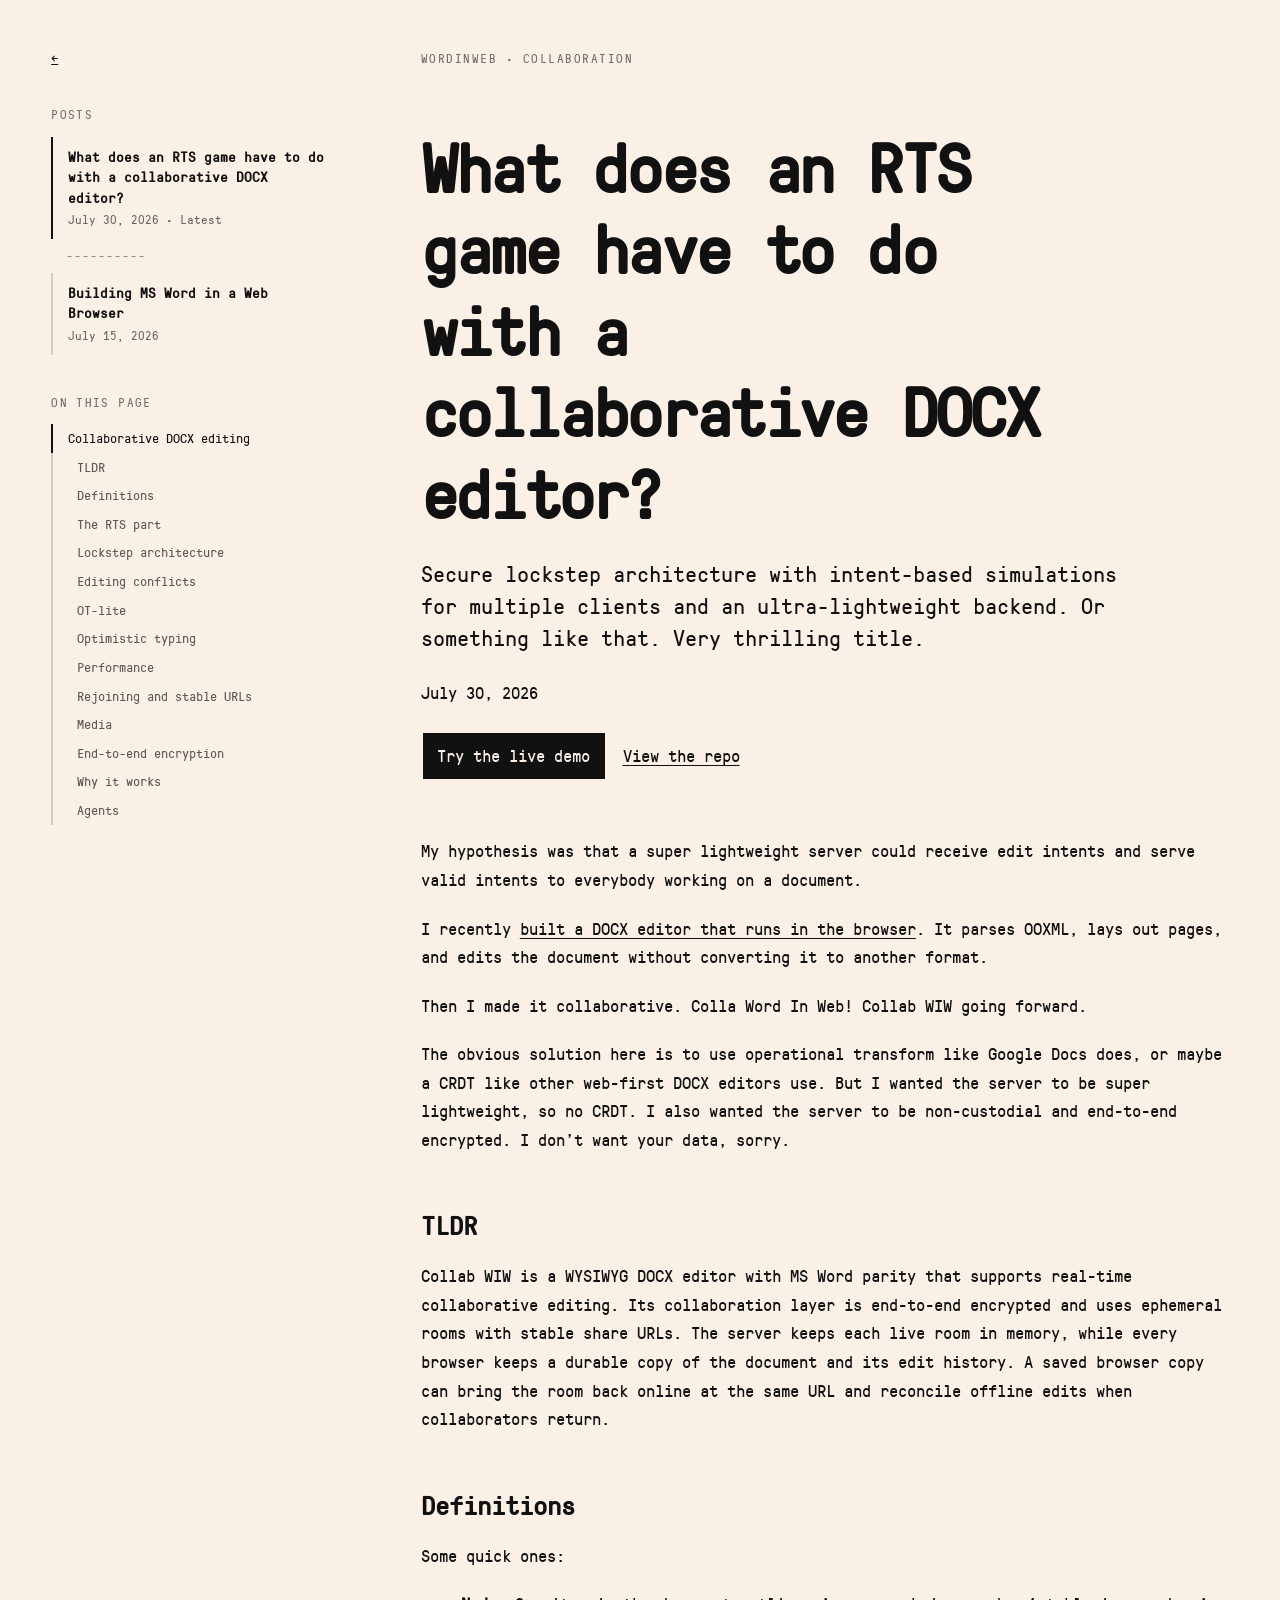
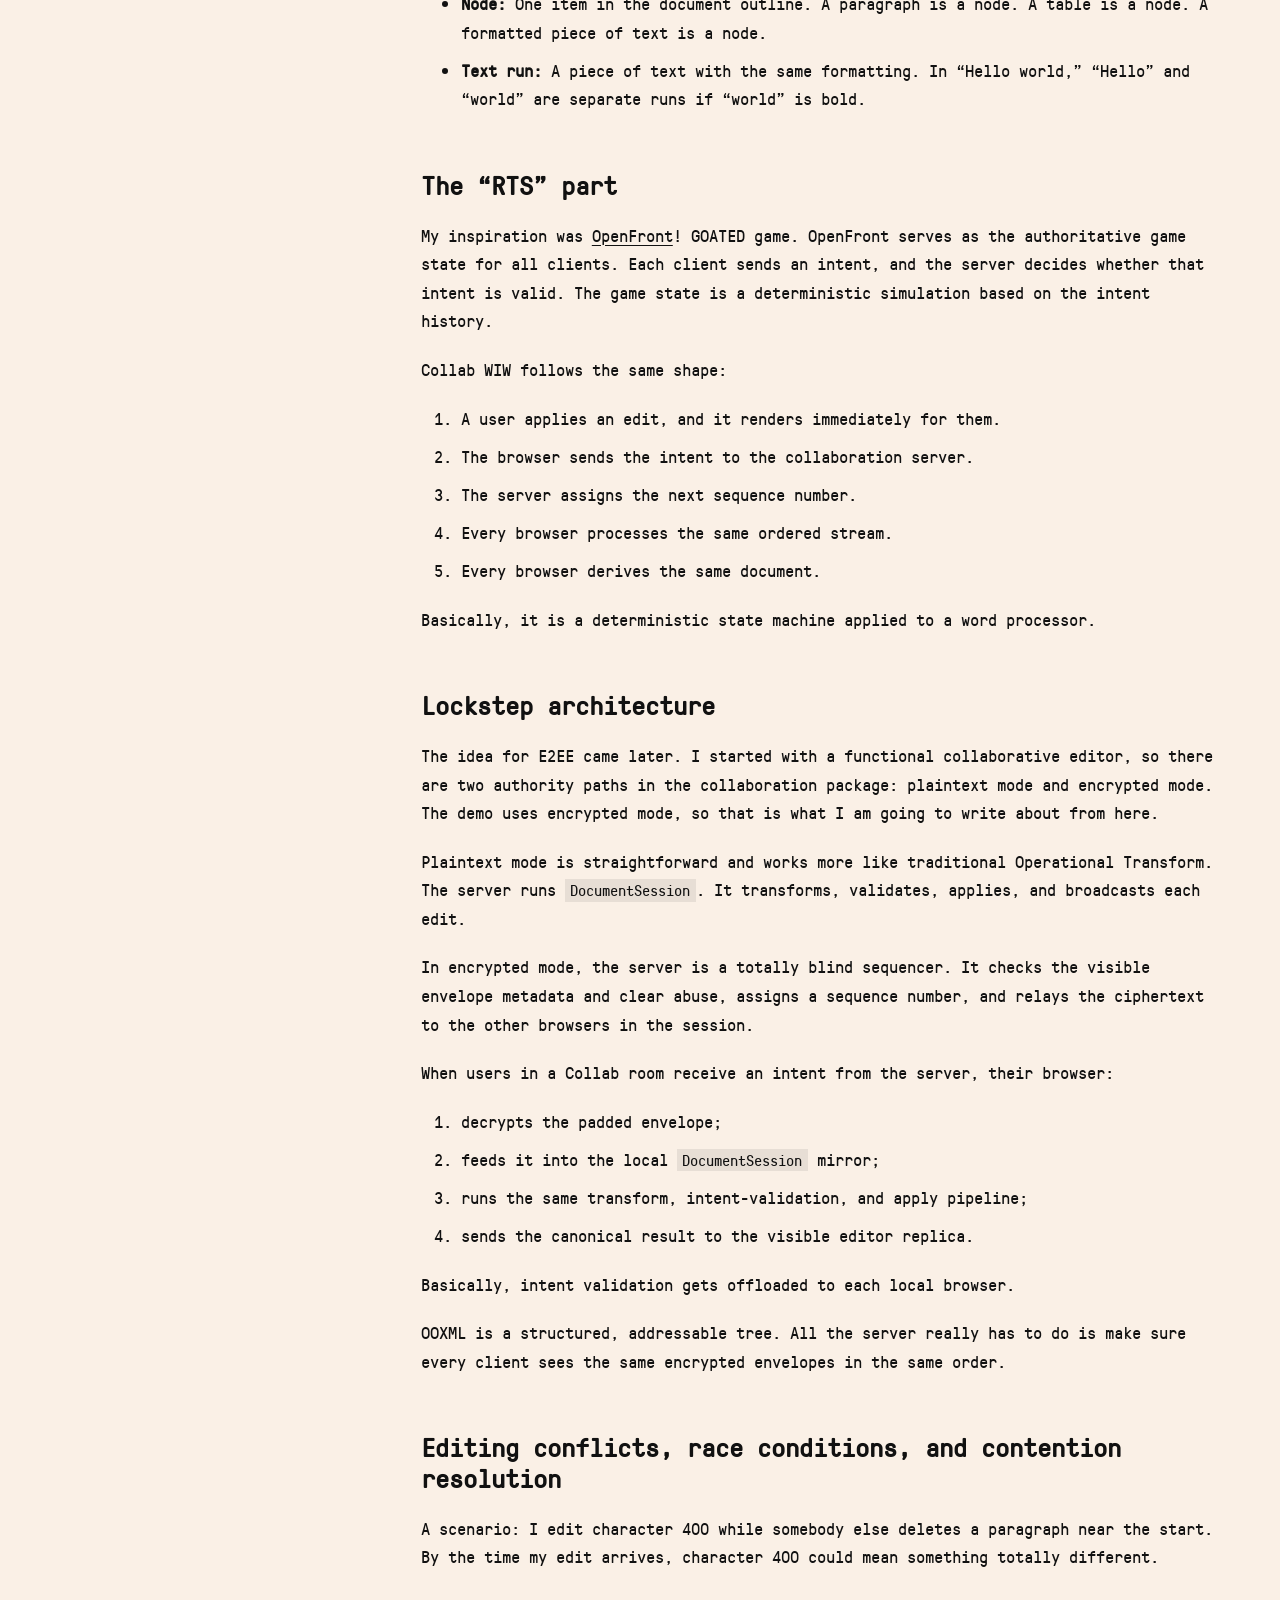
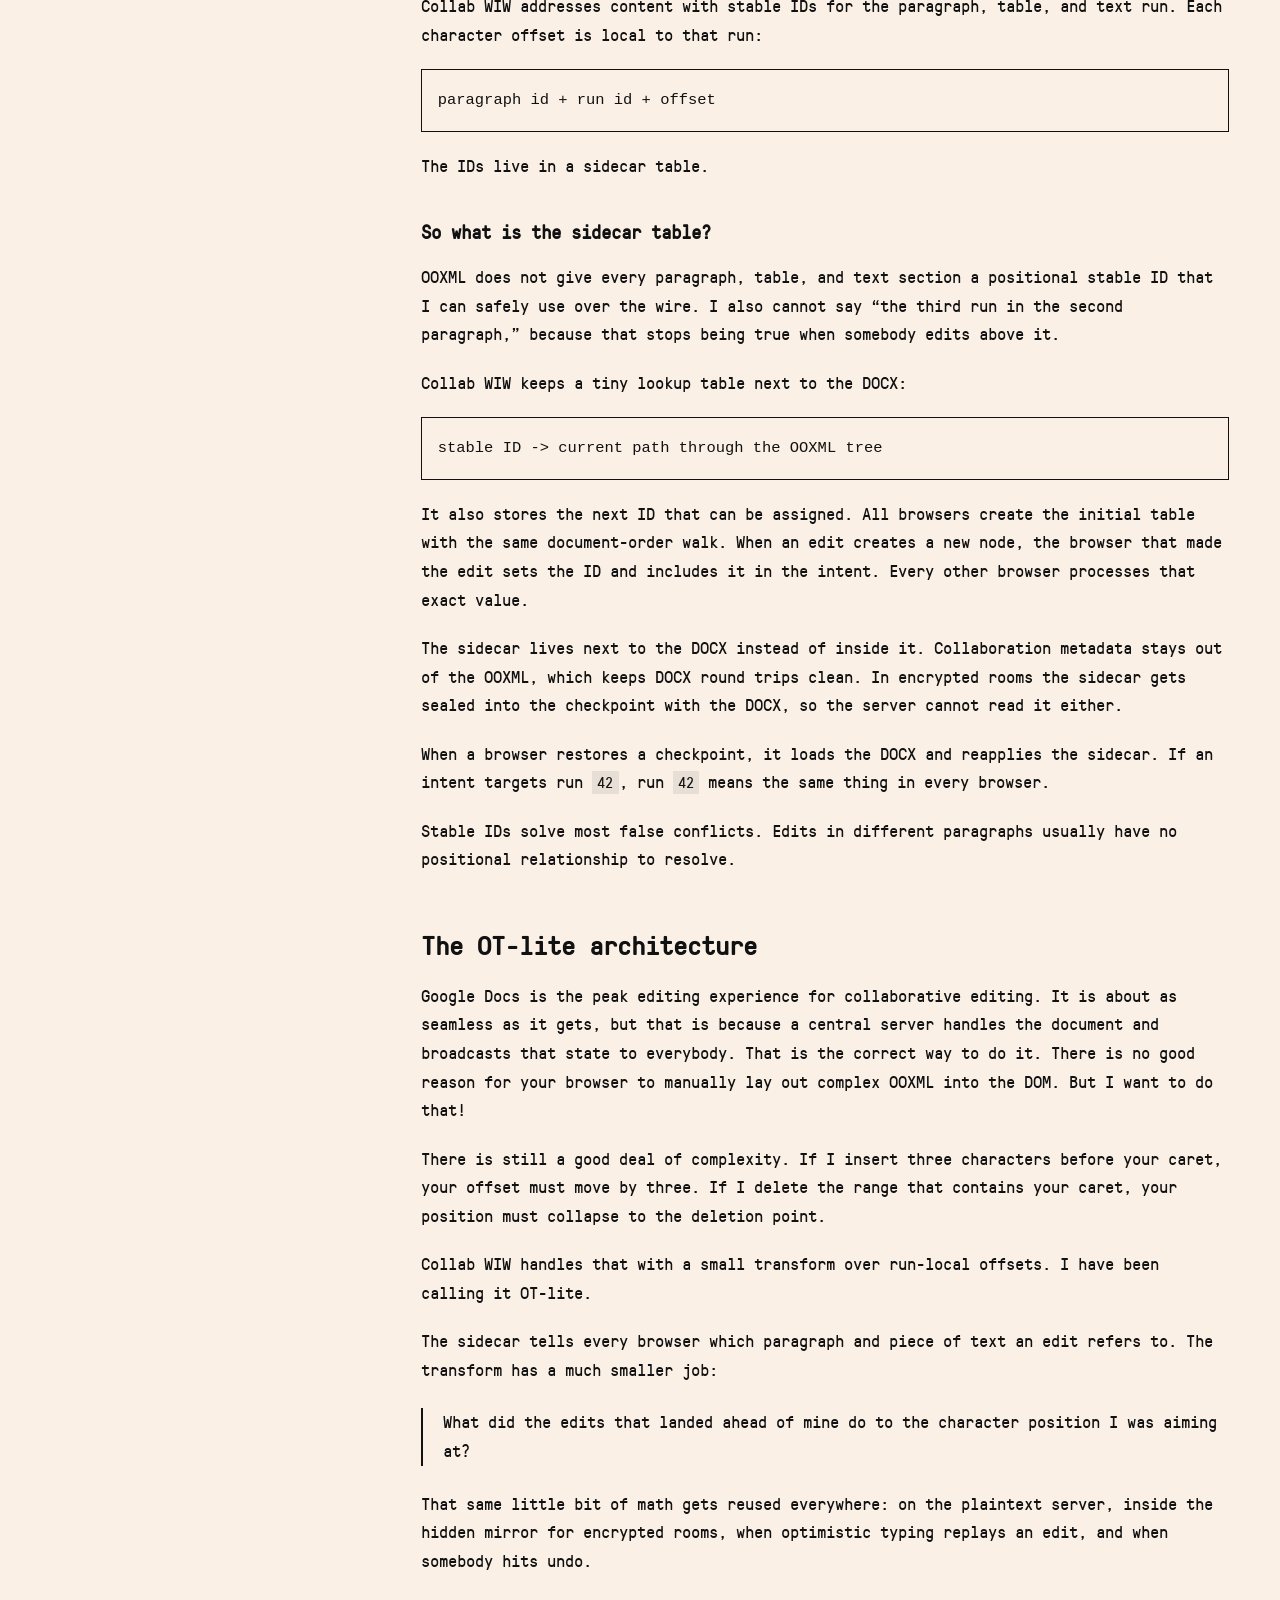
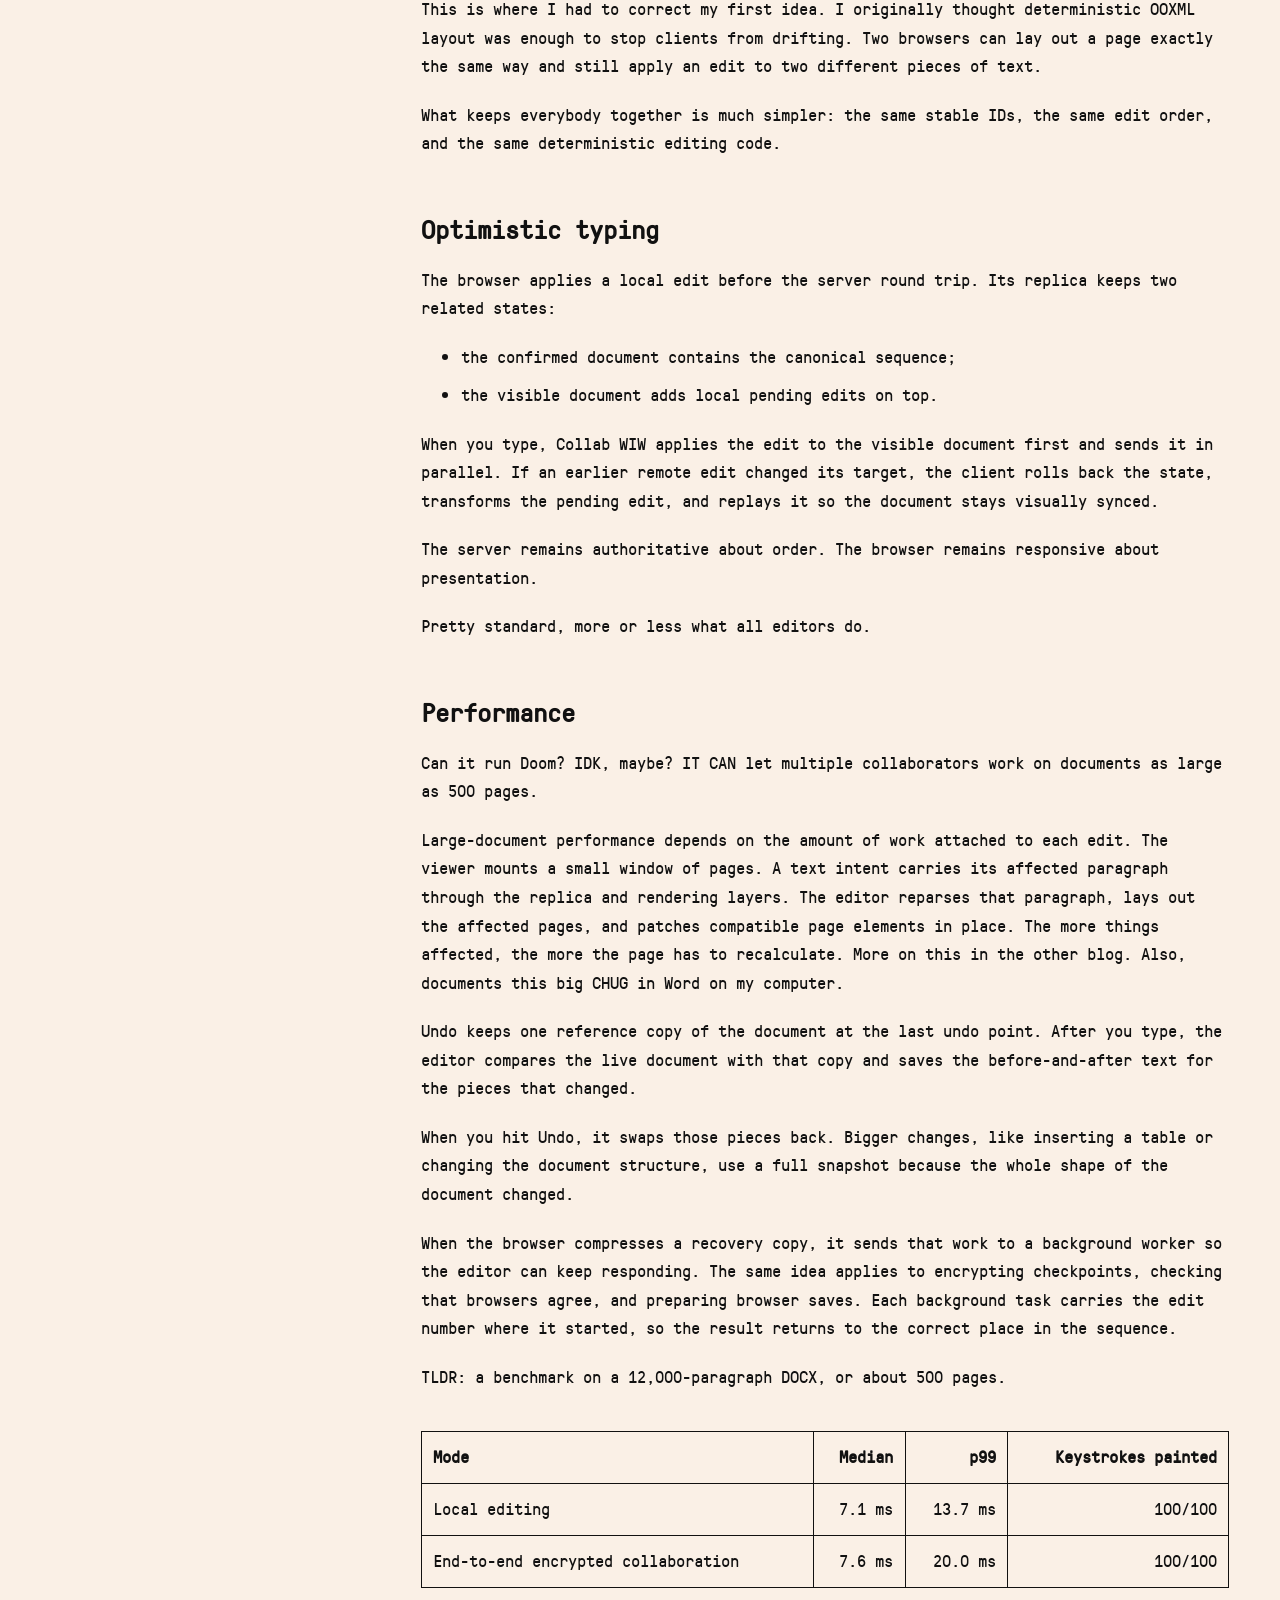
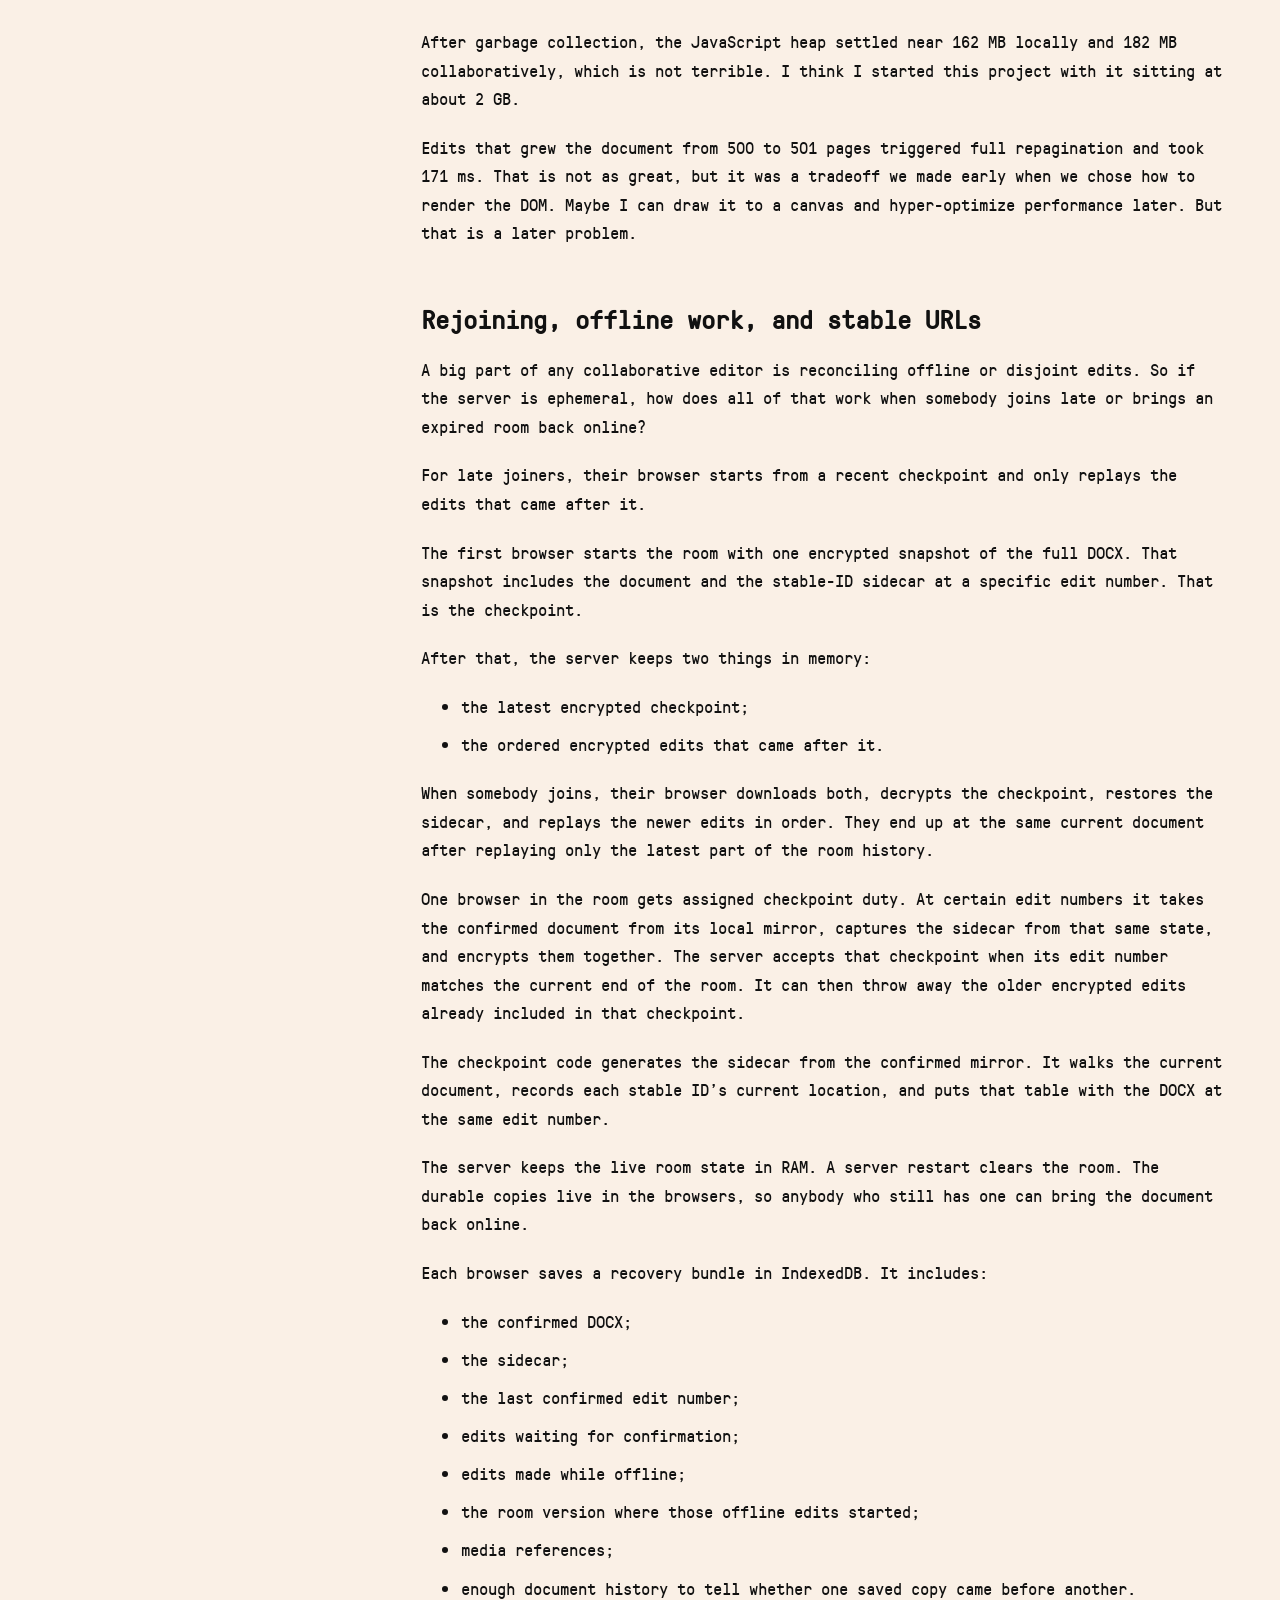
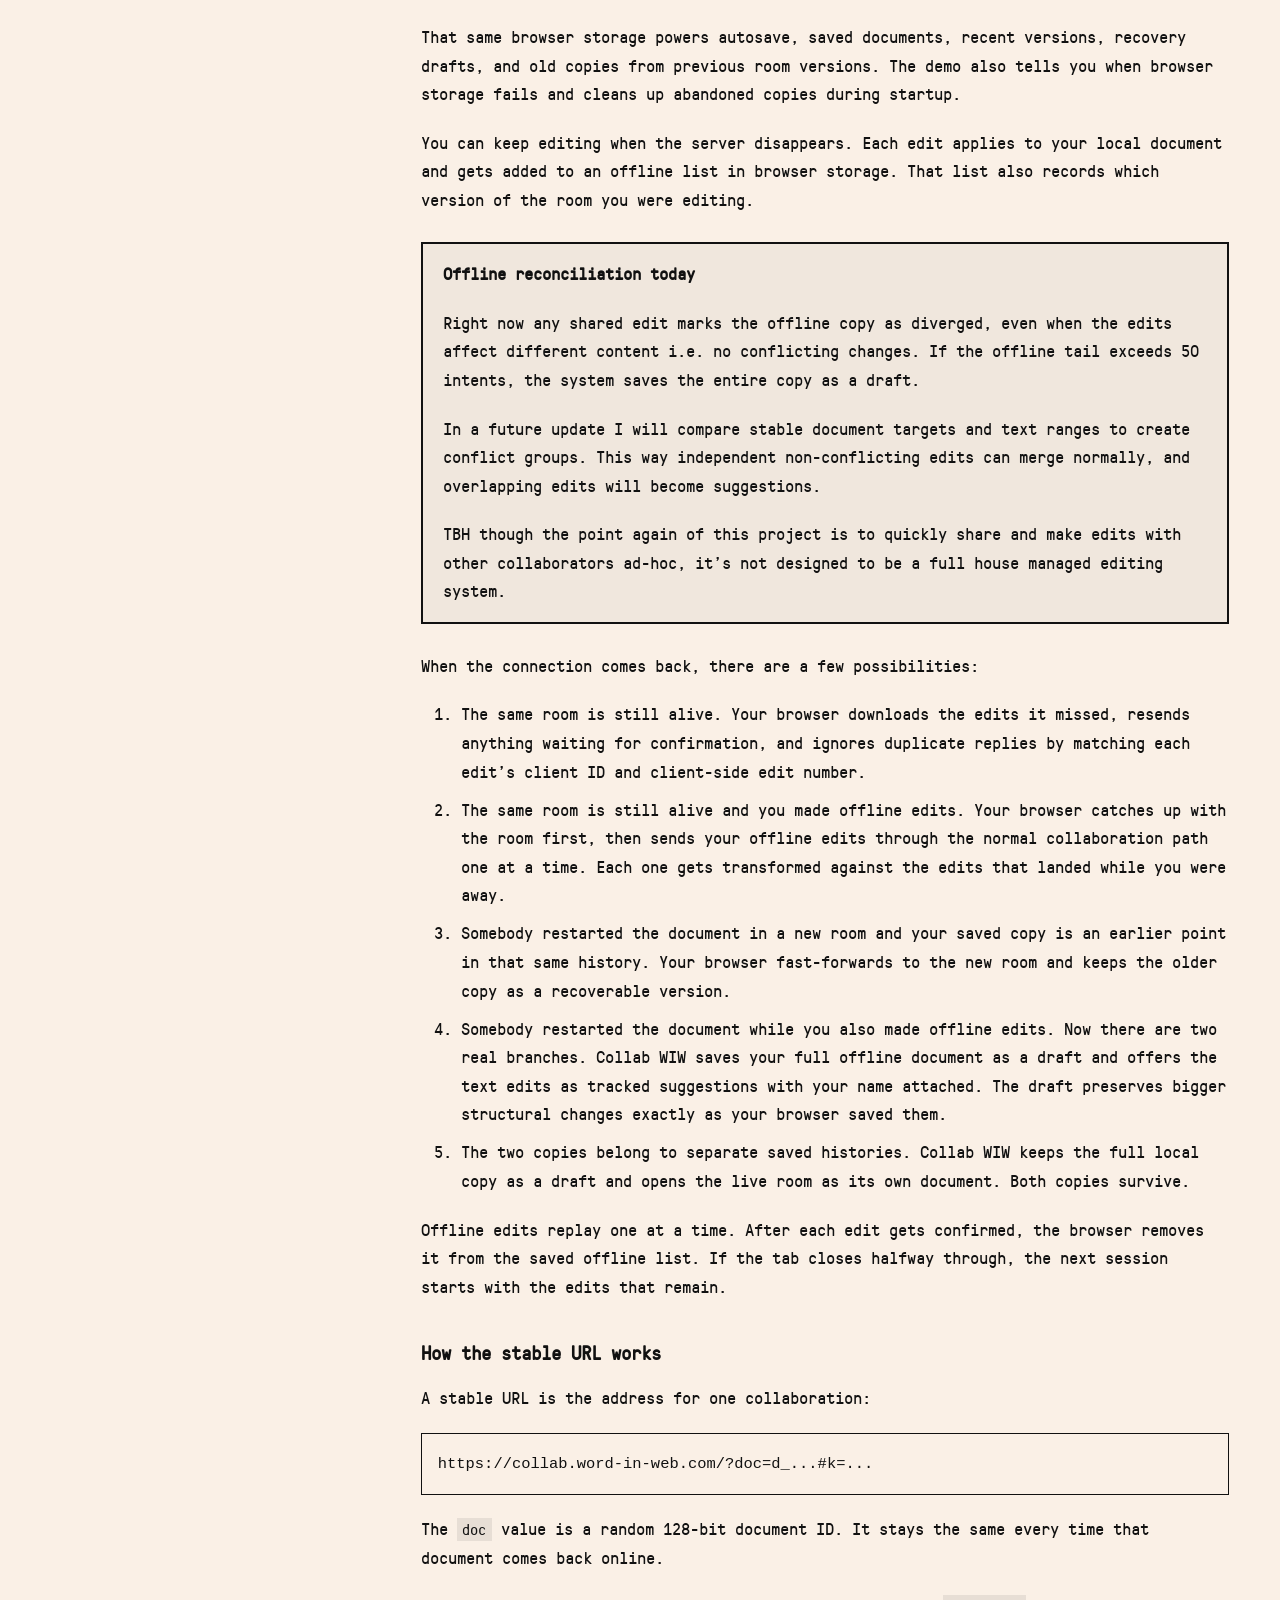
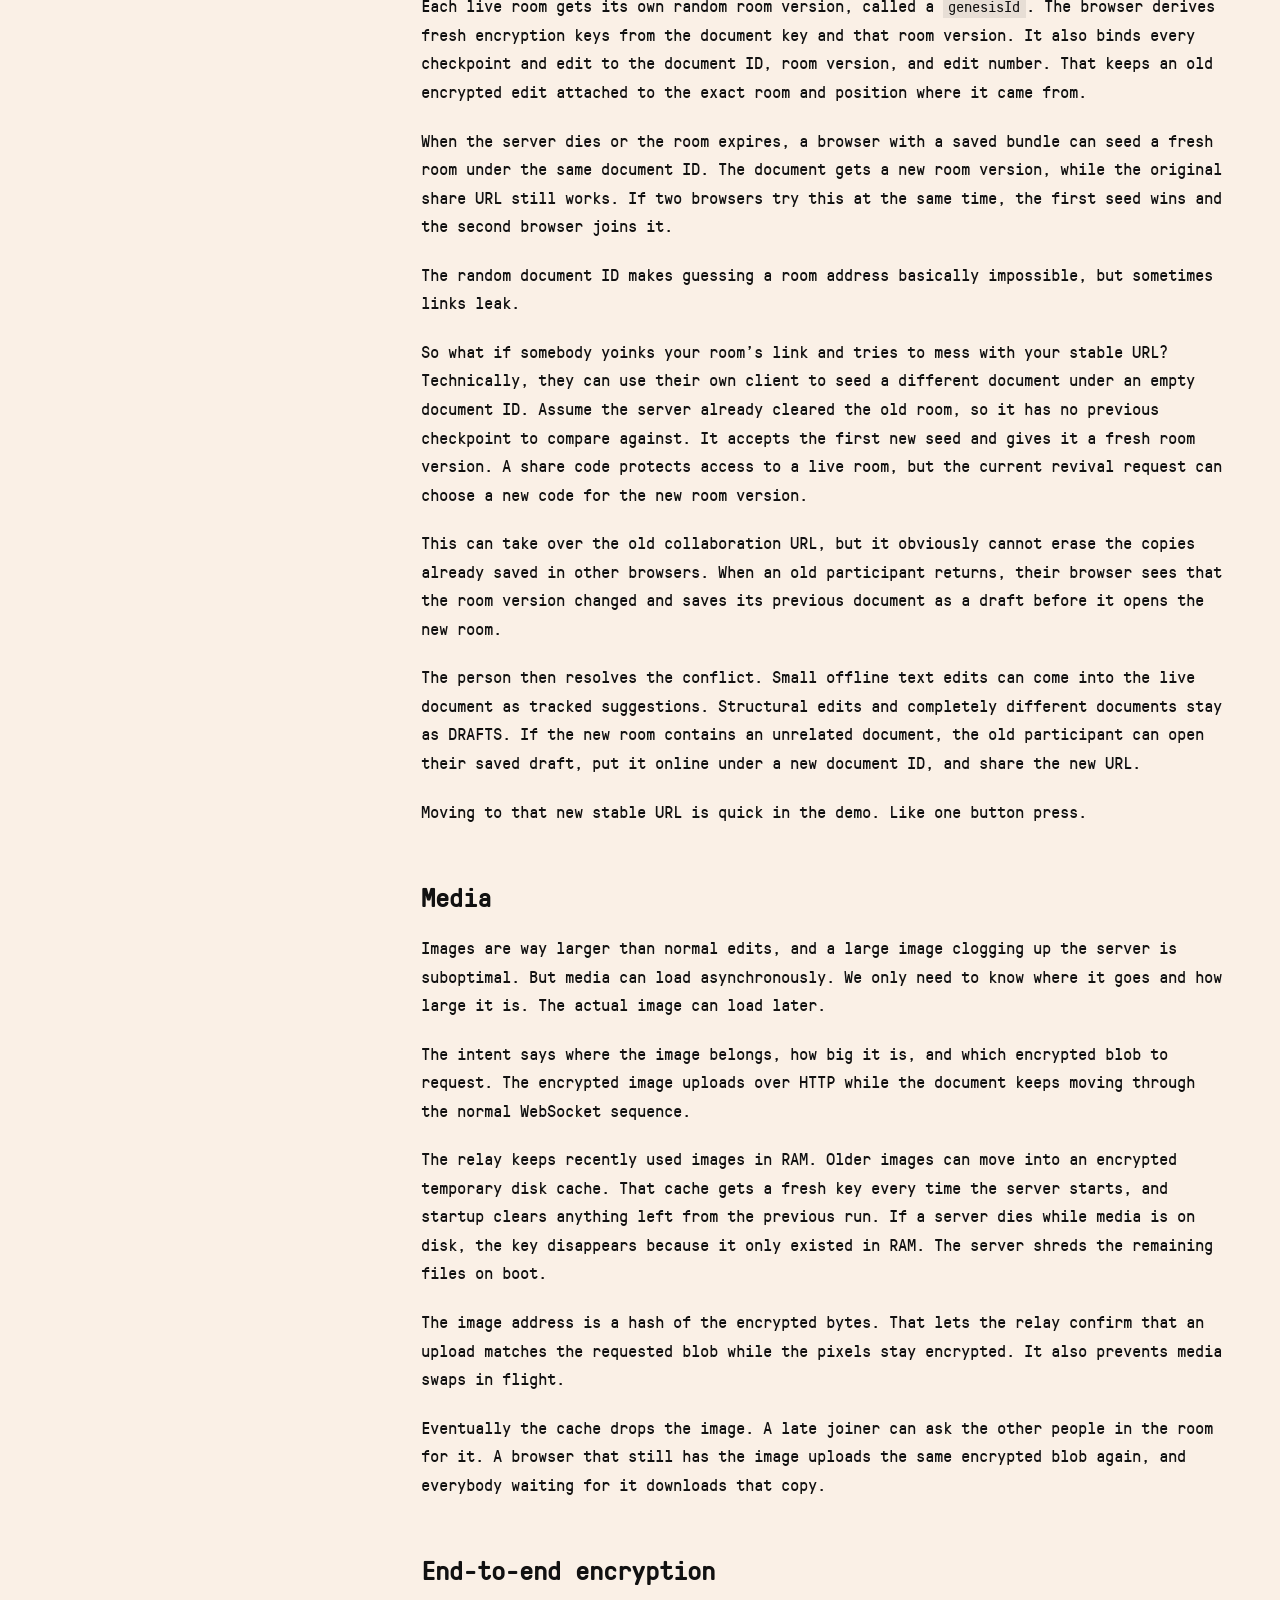
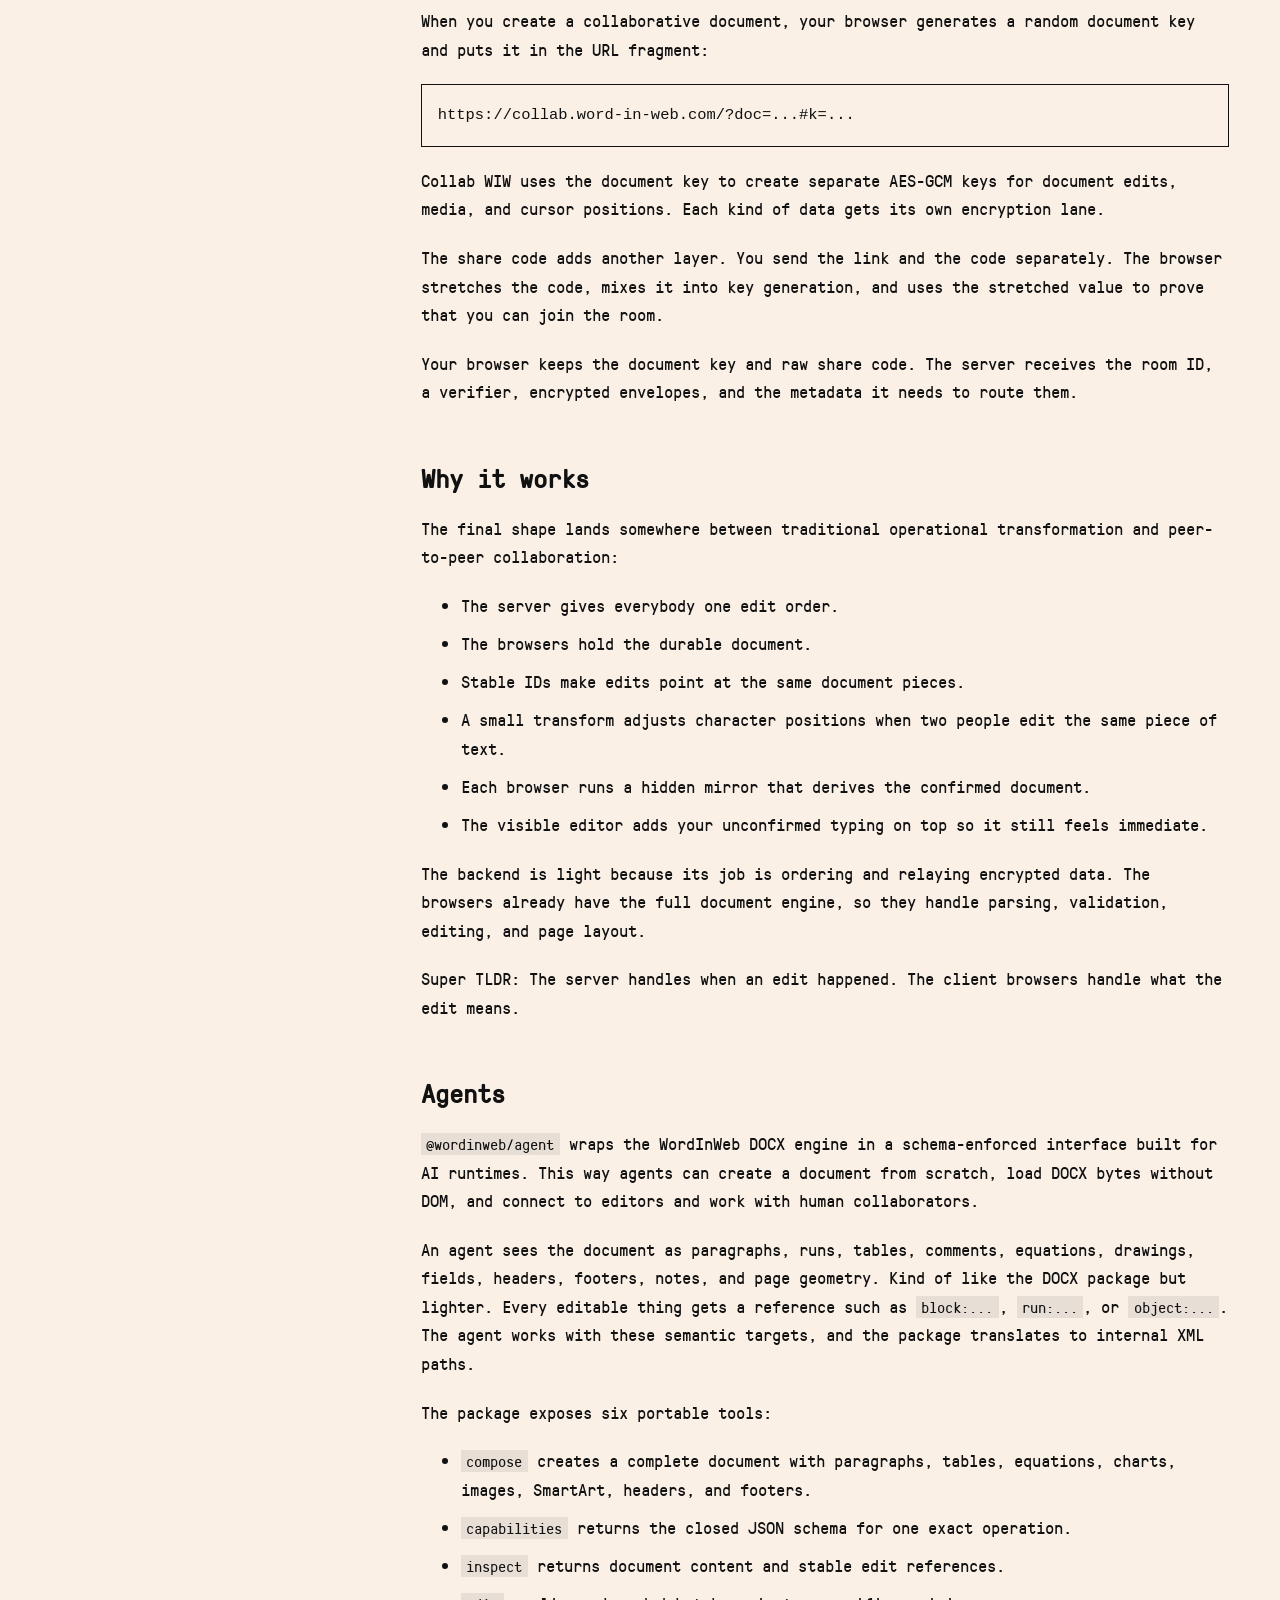
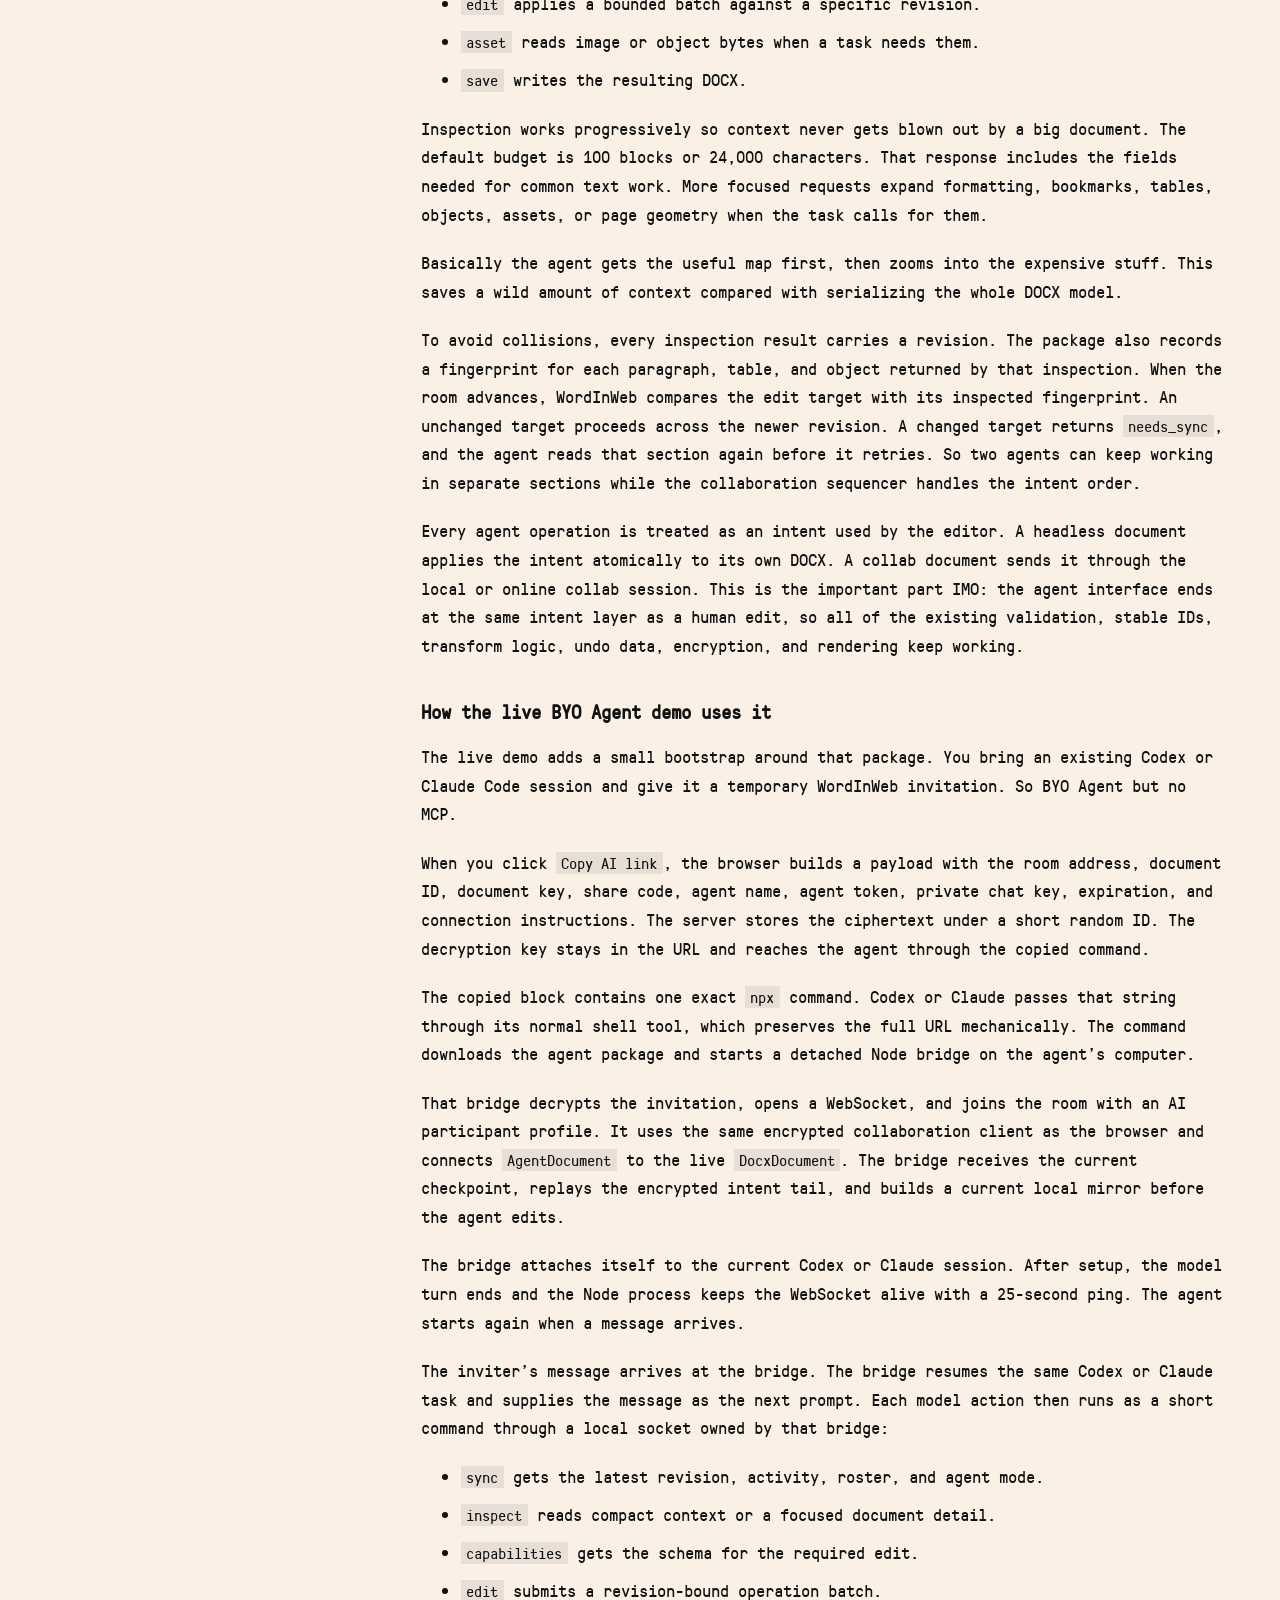
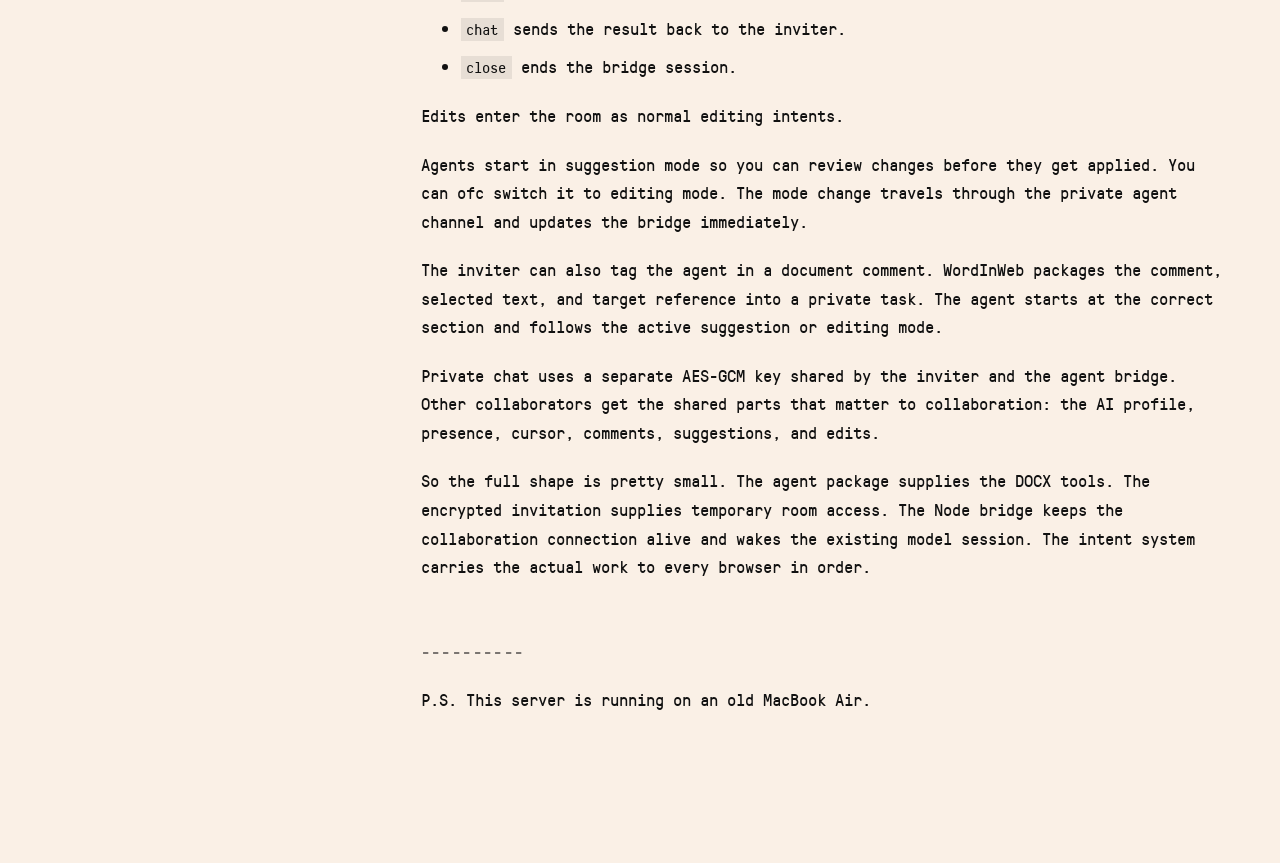
<file: blog/collaborative-docx-editing/index.html>
<!DOCTYPE html>
<html lang="en">
<head>
    <meta charset="utf-8">
    <meta name="viewport" content="width=device-width, initial-scale=1">
    <meta name="description" content="How Collab WIW uses lockstep architecture, end-to-end encryption, and BYO AI agents for collaborative DOCX editing.">
    <title>What does an RTS game have to do with a collaborative DOCX editor?</title>
    <link rel="canonical" href="https://www.aepick.me/blog/collaborative-docx-editing/">

    <link rel="stylesheet" href="/index.css">
</head>
<body>
    <main class="blog-shell">
        <aside class="blog-sidebar">
            <a class="blog-home" href="/" aria-label="Back to home">←</a>

            <nav class="sidebar-section" aria-label="Blog posts">
                <p class="sidebar-label">Posts</p>
                <a class="post-link" href="/blog/collaborative-docx-editing/" aria-current="page">
                    <strong>What does an RTS game have to do with a collaborative DOCX editor?</strong>
                    <span>July 30, 2026 · Latest</span>
                </a>
                <span class="catalogue-separator" aria-hidden="true">----------</span>
                <a class="post-link" href="/blog/building-ms-word-in-a-web-browser/">
                    <strong>Building MS Word in a Web Browser</strong>
                    <span>July 15, 2026</span>
                </a>
            </nav>

            <nav class="sidebar-section" aria-label="On this page">
                <p class="sidebar-label">On this page</p>
                <a class="outline-link outline-link-title" href="#article">Collaborative DOCX editing</a>
                <a class="outline-link outline-link-sub" href="#tldr">TLDR</a>
                <a class="outline-link outline-link-sub" href="#definitions">Definitions</a>
                <a class="outline-link outline-link-sub" href="#rts">The RTS part</a>
                <a class="outline-link outline-link-sub" href="#lockstep">Lockstep architecture</a>
                <a class="outline-link outline-link-sub" href="#conflicts">Editing conflicts</a>
                <a class="outline-link outline-link-sub" href="#ot-lite">OT-lite</a>
                <a class="outline-link outline-link-sub" href="#optimistic-typing">Optimistic typing</a>
                <a class="outline-link outline-link-sub" href="#performance">Performance</a>
                <a class="outline-link outline-link-sub" href="#rejoining">Rejoining and stable URLs</a>
                <a class="outline-link outline-link-sub" href="#media">Media</a>
                <a class="outline-link outline-link-sub" href="#encryption">End-to-end encryption</a>
                <a class="outline-link outline-link-sub" href="#why-it-works">Why it works</a>
                <a class="outline-link outline-link-sub" href="#agents">Agents</a>
            </nav>
        </aside>

        <article class="article-shell" id="article">
            <header class="article-header">
                <p class="article-kicker">WordInWeb · Collaboration</p>
                <h1>What does an RTS game have to do with a collaborative DOCX editor?</h1>
                <p class="article-dek">Secure lockstep architecture with intent-based simulations for multiple clients and an ultra-lightweight backend. Or something like that. Very thrilling title.</p>
                <p>July 30, 2026</p>
                <div class="article-actions">
                    <a class="demo-button" href="https://collab.word-in-web.com/">Try the live demo</a>
                    <a href="https://github.com/theRealestAEP/wordinweb">View the repo</a>
                </div>
            </header>

            <p>My hypothesis was that a super lightweight server could receive edit intents and serve valid intents to everybody working on a document.</p>

            <p>I recently <a href="/blog/building-ms-word-in-a-web-browser/">built a DOCX editor that runs in the browser</a>. It parses OOXML, lays out pages, and edits the document without converting it to another format.</p>

            <p>Then I made it collaborative. Colla Word In Web! Collab WIW going forward.</p>

            <p>The obvious solution here is to use operational transform like Google Docs does, or maybe a CRDT like other web-first DOCX editors use. But I wanted the server to be super lightweight, so no CRDT. I also wanted the server to be non-custodial and end-to-end encrypted. I don&rsquo;t want your data, sorry.</p>

            <h2 id="tldr">TLDR</h2>

            <p>Collab WIW is a WYSIWYG DOCX editor with MS Word parity that supports real-time collaborative editing. Its collaboration layer is end-to-end encrypted and uses ephemeral rooms with stable share URLs. The server keeps each live room in memory, while every browser keeps a durable copy of the document and its edit history. A saved browser copy can bring the room back online at the same URL and reconcile offline edits when collaborators return.</p>

            <h2 id="definitions">Definitions</h2>

            <p>Some quick ones:</p>

            <ul>
                <li><strong>Node:</strong> One item in the document outline. A paragraph is a node. A table is a node. A formatted piece of text is a node.</li>
                <li><strong>Text run:</strong> A piece of text with the same formatting. In &ldquo;Hello world,&rdquo; &ldquo;Hello&rdquo; and &ldquo;world&rdquo; are separate runs if &ldquo;world&rdquo; is bold.</li>
            </ul>

            <h2 id="rts">The &ldquo;RTS&rdquo; part</h2>

            <p>My inspiration was <a href="https://openfront.io/">OpenFront</a>! GOATED game. OpenFront serves as the authoritative game state for all clients. Each client sends an intent, and the server decides whether that intent is valid. The game state is a deterministic simulation based on the intent history.</p>

            <p>Collab WIW follows the same shape:</p>

            <ol>
                <li>A user applies an edit, and it renders immediately for them.</li>
                <li>The browser sends the intent to the collaboration server.</li>
                <li>The server assigns the next sequence number.</li>
                <li>Every browser processes the same ordered stream.</li>
                <li>Every browser derives the same document.</li>
            </ol>

            <p>Basically, it is a deterministic state machine applied to a word processor.</p>

            <h2 id="lockstep">Lockstep architecture</h2>

            <p>The idea for E2EE came later. I started with a functional collaborative editor, so there are two authority paths in the collaboration package: plaintext mode and encrypted mode. The demo uses encrypted mode, so that is what I am going to write about from here.</p>

            <p>Plaintext mode is straightforward and works more like traditional Operational Transform. The server runs <code>DocumentSession</code>. It transforms, validates, applies, and broadcasts each edit.</p>

            <p>In encrypted mode, the server is a totally blind sequencer. It checks the visible envelope metadata and clear abuse, assigns a sequence number, and relays the ciphertext to the other browsers in the session.</p>

            <p>When users in a Collab room receive an intent from the server, their browser:</p>

            <ol>
                <li>decrypts the padded envelope;</li>
                <li>feeds it into the local <code>DocumentSession</code> mirror;</li>
                <li>runs the same transform, intent-validation, and apply pipeline;</li>
                <li>sends the canonical result to the visible editor replica.</li>
            </ol>

            <p>Basically, intent validation gets offloaded to each local browser.</p>

            <p>OOXML is a structured, addressable tree. All the server really has to do is make sure every client sees the same encrypted envelopes in the same order.</p>

            <h2 id="conflicts">Editing conflicts, race conditions, and contention resolution</h2>

            <p>A scenario: I edit character 400 while somebody else deletes a paragraph near the start. By the time my edit arrives, character 400 could mean something totally different.</p>

            <p>Collab WIW addresses content with stable IDs for the paragraph, table, and text run. Each character offset is local to that run:</p>

            <pre><code>paragraph id + run id + offset</code></pre>

            <p>The IDs live in a sidecar table.</p>

            <h3>So what is the sidecar table?</h3>

            <p>OOXML does not give every paragraph, table, and text section a positional stable ID that I can safely use over the wire. I also cannot say &ldquo;the third run in the second paragraph,&rdquo; because that stops being true when somebody edits above it.</p>

            <p>Collab WIW keeps a tiny lookup table next to the DOCX:</p>

            <pre><code>stable ID -&gt; current path through the OOXML tree</code></pre>

            <p>It also stores the next ID that can be assigned. All browsers create the initial table with the same document-order walk. When an edit creates a new node, the browser that made the edit sets the ID and includes it in the intent. Every other browser processes that exact value.</p>

            <p>The sidecar lives next to the DOCX instead of inside it. Collaboration metadata stays out of the OOXML, which keeps DOCX round trips clean. In encrypted rooms the sidecar gets sealed into the checkpoint with the DOCX, so the server cannot read it either.</p>

            <p>When a browser restores a checkpoint, it loads the DOCX and reapplies the sidecar. If an intent targets run <code>42</code>, run <code>42</code> means the same thing in every browser.</p>

            <p>Stable IDs solve most false conflicts. Edits in different paragraphs usually have no positional relationship to resolve.</p>

            <h2 id="ot-lite">The OT-lite architecture</h2>

            <p>Google Docs is the peak editing experience for collaborative editing. It is about as seamless as it gets, but that is because a central server handles the document and broadcasts that state to everybody. That is the correct way to do it. There is no good reason for your browser to manually lay out complex OOXML into the DOM. But I want to do that!</p>

            <p>There is still a good deal of complexity. If I insert three characters before your caret, your offset must move by three. If I delete the range that contains your caret, your position must collapse to the deletion point.</p>

            <p>Collab WIW handles that with a small transform over run-local offsets. I have been calling it OT-lite.</p>

            <p>The sidecar tells every browser which paragraph and piece of text an edit refers to. The transform has a much smaller job:</p>

            <blockquote>
                <p>What did the edits that landed ahead of mine do to the character position I was aiming at?</p>
            </blockquote>

            <p>That same little bit of math gets reused everywhere: on the plaintext server, inside the hidden mirror for encrypted rooms, when optimistic typing replays an edit, and when somebody hits undo.</p>

            <p>This is where I had to correct my first idea. I originally thought deterministic OOXML layout was enough to stop clients from drifting. Two browsers can lay out a page exactly the same way and still apply an edit to two different pieces of text.</p>

            <p>What keeps everybody together is much simpler: the same stable IDs, the same edit order, and the same deterministic editing code.</p>

            <h2 id="optimistic-typing">Optimistic typing</h2>

            <p>The browser applies a local edit before the server round trip. Its replica keeps two related states:</p>

            <ul>
                <li>the confirmed document contains the canonical sequence;</li>
                <li>the visible document adds local pending edits on top.</li>
            </ul>

            <p>When you type, Collab WIW applies the edit to the visible document first and sends it in parallel. If an earlier remote edit changed its target, the client rolls back the state, transforms the pending edit, and replays it so the document stays visually synced.</p>

            <p>The server remains authoritative about order. The browser remains responsive about presentation.</p>

            <p>Pretty standard, more or less what all editors do.</p>

            <h2 id="performance">Performance</h2>

            <p>Can it run Doom? IDK, maybe? IT CAN let multiple collaborators work on documents as large as 500 pages.</p>

            <p>Large-document performance depends on the amount of work attached to each edit. The viewer mounts a small window of pages. A text intent carries its affected paragraph through the replica and rendering layers. The editor reparses that paragraph, lays out the affected pages, and patches compatible page elements in place. The more things affected, the more the page has to recalculate. More on this in the other blog. Also, documents this big CHUG in Word on my computer.</p>

            <p>Undo keeps one reference copy of the document at the last undo point. After you type, the editor compares the live document with that copy and saves the before-and-after text for the pieces that changed.</p>

            <p>When you hit Undo, it swaps those pieces back. Bigger changes, like inserting a table or changing the document structure, use a full snapshot because the whole shape of the document changed.</p>

            <p>When the browser compresses a recovery copy, it sends that work to a background worker so the editor can keep responding. The same idea applies to encrypting checkpoints, checking that browsers agree, and preparing browser saves. Each background task carries the edit number where it started, so the result returns to the correct place in the sequence.</p>

            <p>TLDR: a benchmark on a 12,000-paragraph DOCX, or about 500 pages.</p>

            <div class="table-wrap">
                <table>
                    <thead>
                        <tr>
                            <th>Mode</th>
                            <th>Median</th>
                            <th>p99</th>
                            <th>Keystrokes painted</th>
                        </tr>
                    </thead>
                    <tbody>
                        <tr>
                            <td>Local editing</td>
                            <td>7.1 ms</td>
                            <td>13.7 ms</td>
                            <td>100/100</td>
                        </tr>
                        <tr>
                            <td>End-to-end encrypted collaboration</td>
                            <td>7.6 ms</td>
                            <td>20.0 ms</td>
                            <td>100/100</td>
                        </tr>
                    </tbody>
                </table>
            </div>

            <p>After garbage collection, the JavaScript heap settled near 162 MB locally and 182 MB collaboratively, which is not terrible. I think I started this project with it sitting at about 2 GB.</p>

            <p>Edits that grew the document from 500 to 501 pages triggered full repagination and took 171 ms. That is not as great, but it was a tradeoff we made early when we chose how to render the DOM. Maybe I can draw it to a canvas and hyper-optimize performance later. But that is a later problem.</p>

            <h2 id="rejoining">Rejoining, offline work, and stable URLs</h2>

            <p>A big part of any collaborative editor is reconciling offline or disjoint edits. So if the server is ephemeral, how does all of that work when somebody joins late or brings an expired room back online?</p>

            <p>For late joiners, their browser starts from a recent checkpoint and only replays the edits that came after it.</p>

            <p>The first browser starts the room with one encrypted snapshot of the full DOCX. That snapshot includes the document and the stable-ID sidecar at a specific edit number. That is the checkpoint.</p>

            <p>After that, the server keeps two things in memory:</p>

            <ul>
                <li>the latest encrypted checkpoint;</li>
                <li>the ordered encrypted edits that came after it.</li>
            </ul>

            <p>When somebody joins, their browser downloads both, decrypts the checkpoint, restores the sidecar, and replays the newer edits in order. They end up at the same current document after replaying only the latest part of the room history.</p>

            <p>One browser in the room gets assigned checkpoint duty. At certain edit numbers it takes the confirmed document from its local mirror, captures the sidecar from that same state, and encrypts them together. The server accepts that checkpoint when its edit number matches the current end of the room. It can then throw away the older encrypted edits already included in that checkpoint.</p>

            <p>The checkpoint code generates the sidecar from the confirmed mirror. It walks the current document, records each stable ID&rsquo;s current location, and puts that table with the DOCX at the same edit number.</p>

            <p>The server keeps the live room state in RAM. A server restart clears the room. The durable copies live in the browsers, so anybody who still has one can bring the document back online.</p>

            <p>Each browser saves a recovery bundle in IndexedDB. It includes:</p>

            <ul>
                <li>the confirmed DOCX;</li>
                <li>the sidecar;</li>
                <li>the last confirmed edit number;</li>
                <li>edits waiting for confirmation;</li>
                <li>edits made while offline;</li>
                <li>the room version where those offline edits started;</li>
                <li>media references;</li>
                <li>enough document history to tell whether one saved copy came before another.</li>
            </ul>

            <p>That same browser storage powers autosave, saved documents, recent versions, recovery drafts, and old copies from previous room versions. The demo also tells you when browser storage fails and cleans up abandoned copies during startup.</p>

            <p>You can keep editing when the server disappears. Each edit applies to your local document and gets added to an offline list in browser storage. That list also records which version of the room you were editing.</p>

            <aside class="article-callout" aria-label="Current offline editing limitation">
                <p><strong>Offline reconciliation today</strong></p>
                <p>Right now any shared edit marks the offline copy as diverged, even when the edits affect different content i.e. no conflicting changes. If the offline tail exceeds 50 intents, the system saves the entire copy as a draft.</p>
                <p>In a future update I will compare stable document targets and text ranges to create conflict groups. This way independent non-conflicting edits can merge normally, and overlapping edits will become suggestions.</p>
                <p>TBH though the point again of this project is to quickly share and make edits with other collaborators ad-hoc, it&rsquo;s not designed to be a full house managed editing system.</p>
            </aside>

            <p>When the connection comes back, there are a few possibilities:</p>

            <ol>
                <li>The same room is still alive. Your browser downloads the edits it missed, resends anything waiting for confirmation, and ignores duplicate replies by matching each edit&rsquo;s client ID and client-side edit number.</li>
                <li>The same room is still alive and you made offline edits. Your browser catches up with the room first, then sends your offline edits through the normal collaboration path one at a time. Each one gets transformed against the edits that landed while you were away.</li>
                <li>Somebody restarted the document in a new room and your saved copy is an earlier point in that same history. Your browser fast-forwards to the new room and keeps the older copy as a recoverable version.</li>
                <li>Somebody restarted the document while you also made offline edits. Now there are two real branches. Collab WIW saves your full offline document as a draft and offers the text edits as tracked suggestions with your name attached. The draft preserves bigger structural changes exactly as your browser saved them.</li>
                <li>The two copies belong to separate saved histories. Collab WIW keeps the full local copy as a draft and opens the live room as its own document. Both copies survive.</li>
            </ol>

            <p>Offline edits replay one at a time. After each edit gets confirmed, the browser removes it from the saved offline list. If the tab closes halfway through, the next session starts with the edits that remain.</p>

            <h3>How the stable URL works</h3>

            <p>A stable URL is the address for one collaboration:</p>

            <pre><code>https://collab.word-in-web.com/?doc=d_...#k=...</code></pre>

            <p>The <code>doc</code> value is a random 128-bit document ID. It stays the same every time that document comes back online.</p>

            <p>Each live room gets its own random room version, called a <code>genesisId</code>. The browser derives fresh encryption keys from the document key and that room version. It also binds every checkpoint and edit to the document ID, room version, and edit number. That keeps an old encrypted edit attached to the exact room and position where it came from.</p>

            <p>When the server dies or the room expires, a browser with a saved bundle can seed a fresh room under the same document ID. The document gets a new room version, while the original share URL still works. If two browsers try this at the same time, the first seed wins and the second browser joins it.</p>

            <p>The random document ID makes guessing a room address basically impossible, but sometimes links leak.</p>

            <p>So what if somebody yoinks your room&rsquo;s link and tries to mess with your stable URL? Technically, they can use their own client to seed a different document under an empty document ID. Assume the server already cleared the old room, so it has no previous checkpoint to compare against. It accepts the first new seed and gives it a fresh room version. A share code protects access to a live room, but the current revival request can choose a new code for the new room version.</p>

            <p>This can take over the old collaboration URL, but it obviously cannot erase the copies already saved in other browsers. When an old participant returns, their browser sees that the room version changed and saves its previous document as a draft before it opens the new room.</p>

            <p>The person then resolves the conflict. Small offline text edits can come into the live document as tracked suggestions. Structural edits and completely different documents stay as DRAFTS. If the new room contains an unrelated document, the old participant can open their saved draft, put it online under a new document ID, and share the new URL.</p>

            <p>Moving to that new stable URL is quick in the demo. Like one button press.</p>

            <h2 id="media">Media</h2>

            <p>Images are way larger than normal edits, and a large image clogging up the server is suboptimal. But media can load asynchronously. We only need to know where it goes and how large it is. The actual image can load later.</p>

            <p>The intent says where the image belongs, how big it is, and which encrypted blob to request. The encrypted image uploads over HTTP while the document keeps moving through the normal WebSocket sequence.</p>

            <p>The relay keeps recently used images in RAM. Older images can move into an encrypted temporary disk cache. That cache gets a fresh key every time the server starts, and startup clears anything left from the previous run. If a server dies while media is on disk, the key disappears because it only existed in RAM. The server shreds the remaining files on boot.</p>

            <p>The image address is a hash of the encrypted bytes. That lets the relay confirm that an upload matches the requested blob while the pixels stay encrypted. It also prevents media swaps in flight.</p>

            <p>Eventually the cache drops the image. A late joiner can ask the other people in the room for it. A browser that still has the image uploads the same encrypted blob again, and everybody waiting for it downloads that copy.</p>

            <h2 id="encryption">End-to-end encryption</h2>

            <p>When you create a collaborative document, your browser generates a random document key and puts it in the URL fragment:</p>

            <pre><code>https://collab.word-in-web.com/?doc=...#k=...</code></pre>

            <p>Collab WIW uses the document key to create separate AES-GCM keys for document edits, media, and cursor positions. Each kind of data gets its own encryption lane.</p>

            <p>The share code adds another layer. You send the link and the code separately. The browser stretches the code, mixes it into key generation, and uses the stretched value to prove that you can join the room.</p>

            <p>Your browser keeps the document key and raw share code. The server receives the room ID, a verifier, encrypted envelopes, and the metadata it needs to route them.</p>

            <h2 id="why-it-works">Why it works</h2>

            <p>The final shape lands somewhere between traditional operational transformation and peer-to-peer collaboration:</p>

            <ul>
                <li>The server gives everybody one edit order.</li>
                <li>The browsers hold the durable document.</li>
                <li>Stable IDs make edits point at the same document pieces.</li>
                <li>A small transform adjusts character positions when two people edit the same piece of text.</li>
                <li>Each browser runs a hidden mirror that derives the confirmed document.</li>
                <li>The visible editor adds your unconfirmed typing on top so it still feels immediate.</li>
            </ul>

            <p>The backend is light because its job is ordering and relaying encrypted data. The browsers already have the full document engine, so they handle parsing, validation, editing, and page layout.</p>

            <p>Super TLDR: The server handles when an edit happened. The client browsers handle what the edit means.</p>

            <h2 id="agents">Agents</h2>

            <p><code>@wordinweb/agent</code> wraps the WordInWeb DOCX engine in a schema-enforced interface built for AI runtimes. This way agents can create a document from scratch, load DOCX bytes without DOM, and connect to editors and work with human collaborators.</p>

            <p>An agent sees the document as paragraphs, runs, tables, comments, equations, drawings, fields, headers, footers, notes, and page geometry. Kind of like the DOCX package but lighter. Every editable thing gets a reference such as <code>block:...</code>, <code>run:...</code>, or <code>object:...</code>. The agent works with these semantic targets, and the package translates to internal XML paths.</p>

            <p>The package exposes six portable tools:</p>

            <ul>
                <li><code>compose</code> creates a complete document with paragraphs, tables, equations, charts, images, SmartArt, headers, and footers.</li>
                <li><code>capabilities</code> returns the closed JSON schema for one exact operation.</li>
                <li><code>inspect</code> returns document content and stable edit references.</li>
                <li><code>edit</code> applies a bounded batch against a specific revision.</li>
                <li><code>asset</code> reads image or object bytes when a task needs them.</li>
                <li><code>save</code> writes the resulting DOCX.</li>
            </ul>

            <p>Inspection works progressively so context never gets blown out by a big document. The default budget is 100 blocks or 24,000 characters. That response includes the fields needed for common text work. More focused requests expand formatting, bookmarks, tables, objects, assets, or page geometry when the task calls for them.</p>

            <p>Basically the agent gets the useful map first, then zooms into the expensive stuff. This saves a wild amount of context compared with serializing the whole DOCX model.</p>

            <p>To avoid collisions, every inspection result carries a revision. The package also records a fingerprint for each paragraph, table, and object returned by that inspection. When the room advances, WordInWeb compares the edit target with its inspected fingerprint. An unchanged target proceeds across the newer revision. A changed target returns <code>needs_sync</code>, and the agent reads that section again before it retries. So two agents can keep working in separate sections while the collaboration sequencer handles the intent order.</p>

            <p>Every agent operation is treated as an intent used by the editor. A headless document applies the intent atomically to its own DOCX. A collab document sends it through the local or online collab session. This is the important part IMO: the agent interface ends at the same intent layer as a human edit, so all of the existing validation, stable IDs, transform logic, undo data, encryption, and rendering keep working.</p>

            <h3>How the live BYO Agent demo uses it</h3>

            <p>The live demo adds a small bootstrap around that package. You bring an existing Codex or Claude Code session and give it a temporary WordInWeb invitation. So BYO Agent but no MCP.</p>

            <p>When you click <code>Copy AI link</code>, the browser builds a payload with the room address, document ID, document key, share code, agent name, agent token, private chat key, expiration, and connection instructions. The server stores the ciphertext under a short random ID. The decryption key stays in the URL and reaches the agent through the copied command.</p>

            <p>The copied block contains one exact <code>npx</code> command. Codex or Claude passes that string through its normal shell tool, which preserves the full URL mechanically. The command downloads the agent package and starts a detached Node bridge on the agent&rsquo;s computer.</p>

            <p>That bridge decrypts the invitation, opens a WebSocket, and joins the room with an AI participant profile. It uses the same encrypted collaboration client as the browser and connects <code>AgentDocument</code> to the live <code>DocxDocument</code>. The bridge receives the current checkpoint, replays the encrypted intent tail, and builds a current local mirror before the agent edits.</p>

            <p>The bridge attaches itself to the current Codex or Claude session. After setup, the model turn ends and the Node process keeps the WebSocket alive with a 25-second ping. The agent starts again when a message arrives.</p>

            <p>The inviter&rsquo;s message arrives at the bridge. The bridge resumes the same Codex or Claude task and supplies the message as the next prompt. Each model action then runs as a short command through a local socket owned by that bridge:</p>

            <ul>
                <li><code>sync</code> gets the latest revision, activity, roster, and agent mode.</li>
                <li><code>inspect</code> reads compact context or a focused document detail.</li>
                <li><code>capabilities</code> gets the schema for the required edit.</li>
                <li><code>edit</code> submits a revision-bound operation batch.</li>
                <li><code>chat</code> sends the result back to the inviter.</li>
                <li><code>close</code> ends the bridge session.</li>
            </ul>

            <p>Edits enter the room as normal editing intents.</p>

            <p>Agents start in suggestion mode so you can review changes before they get applied. You can ofc switch it to editing mode. The mode change travels through the private agent channel and updates the bridge immediately.</p>

            <p>The inviter can also tag the agent in a document comment. WordInWeb packages the comment, selected text, and target reference into a private task. The agent starts at the correct section and follows the active suggestion or editing mode.</p>

            <p>Private chat uses a separate AES-GCM key shared by the inviter and the agent bridge. Other collaborators get the shared parts that matter to collaboration: the AI profile, presence, cursor, comments, suggestions, and edits.</p>

            <p>So the full shape is pretty small. The agent package supplies the DOCX tools. The encrypted invitation supplies temporary room access. The Node bridge keeps the collaboration connection alive and wakes the existing model session. The intent system carries the actual work to every browser in order.</p>

            <p class="article-separator" aria-hidden="true">----------</p>

            <p>P.S. This server is running on an old MacBook Air.</p>
        </article>
    </main>
</body>
</html>
</file>
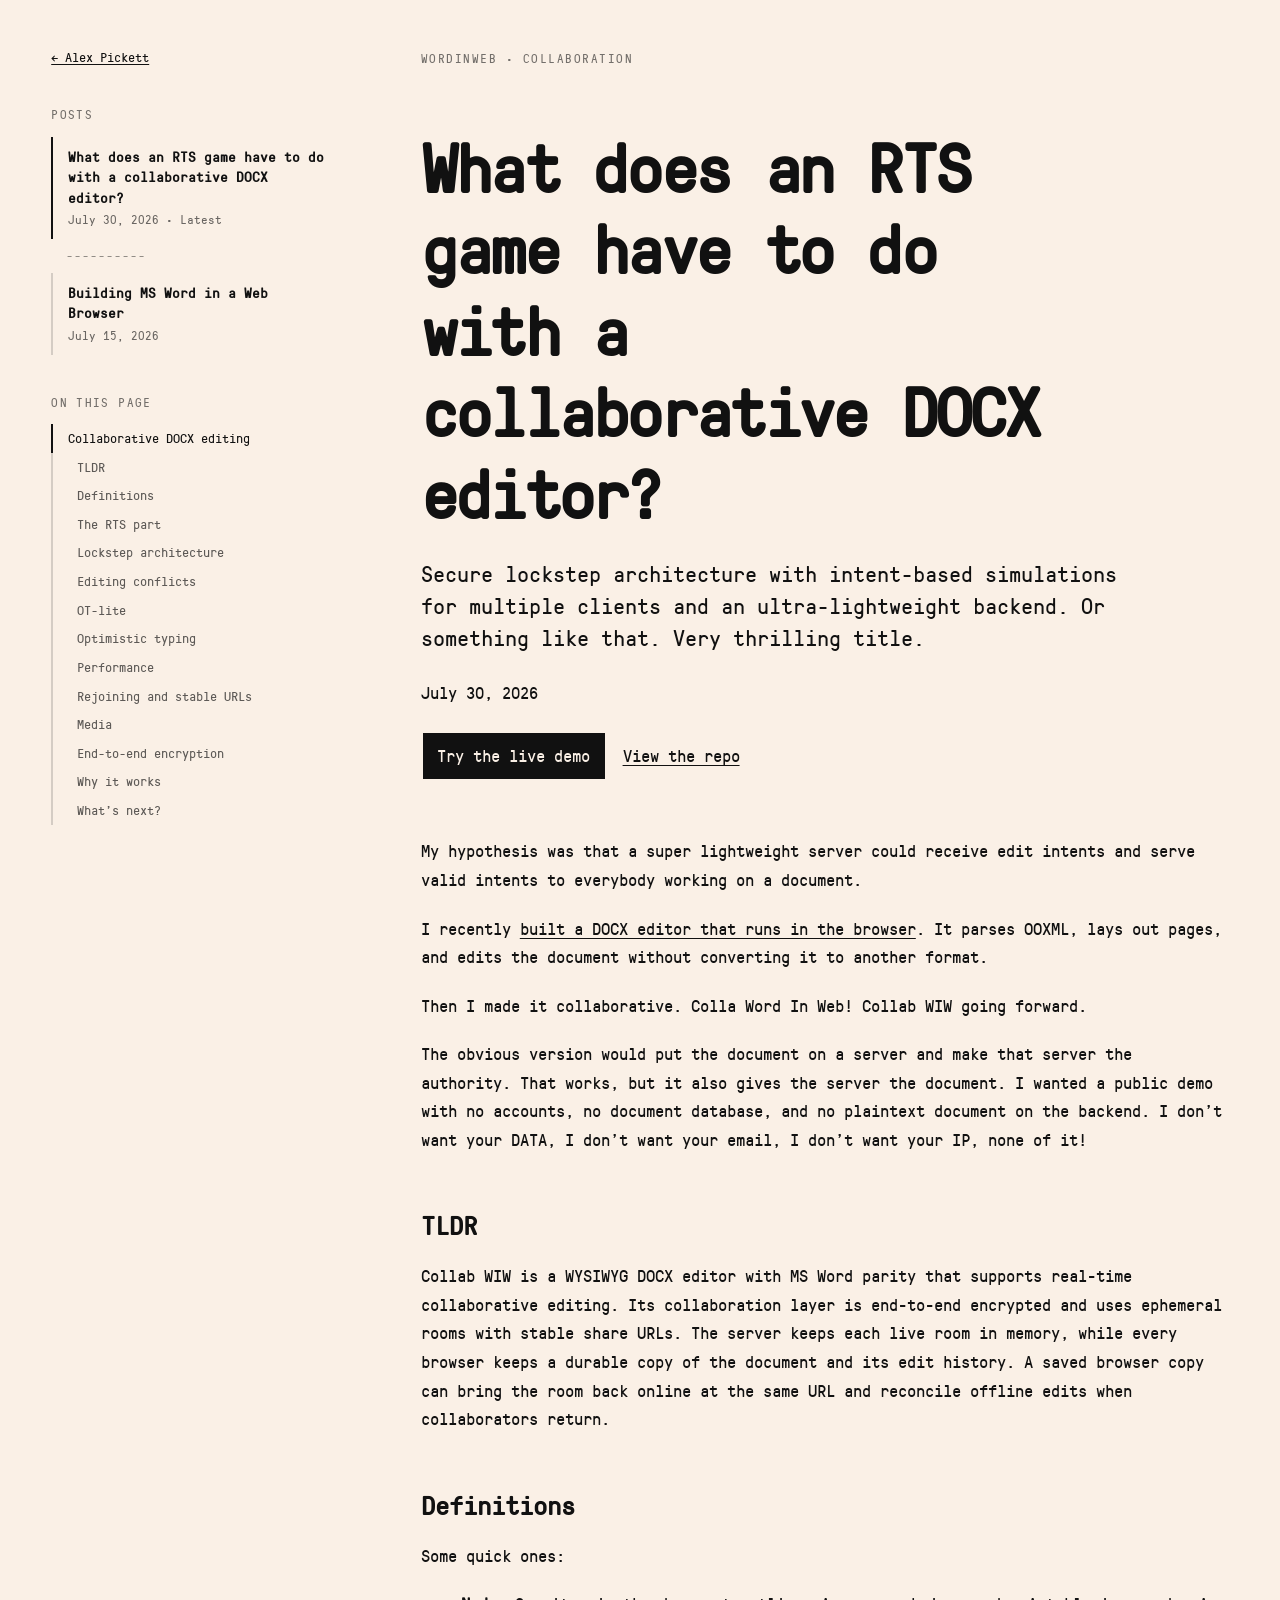
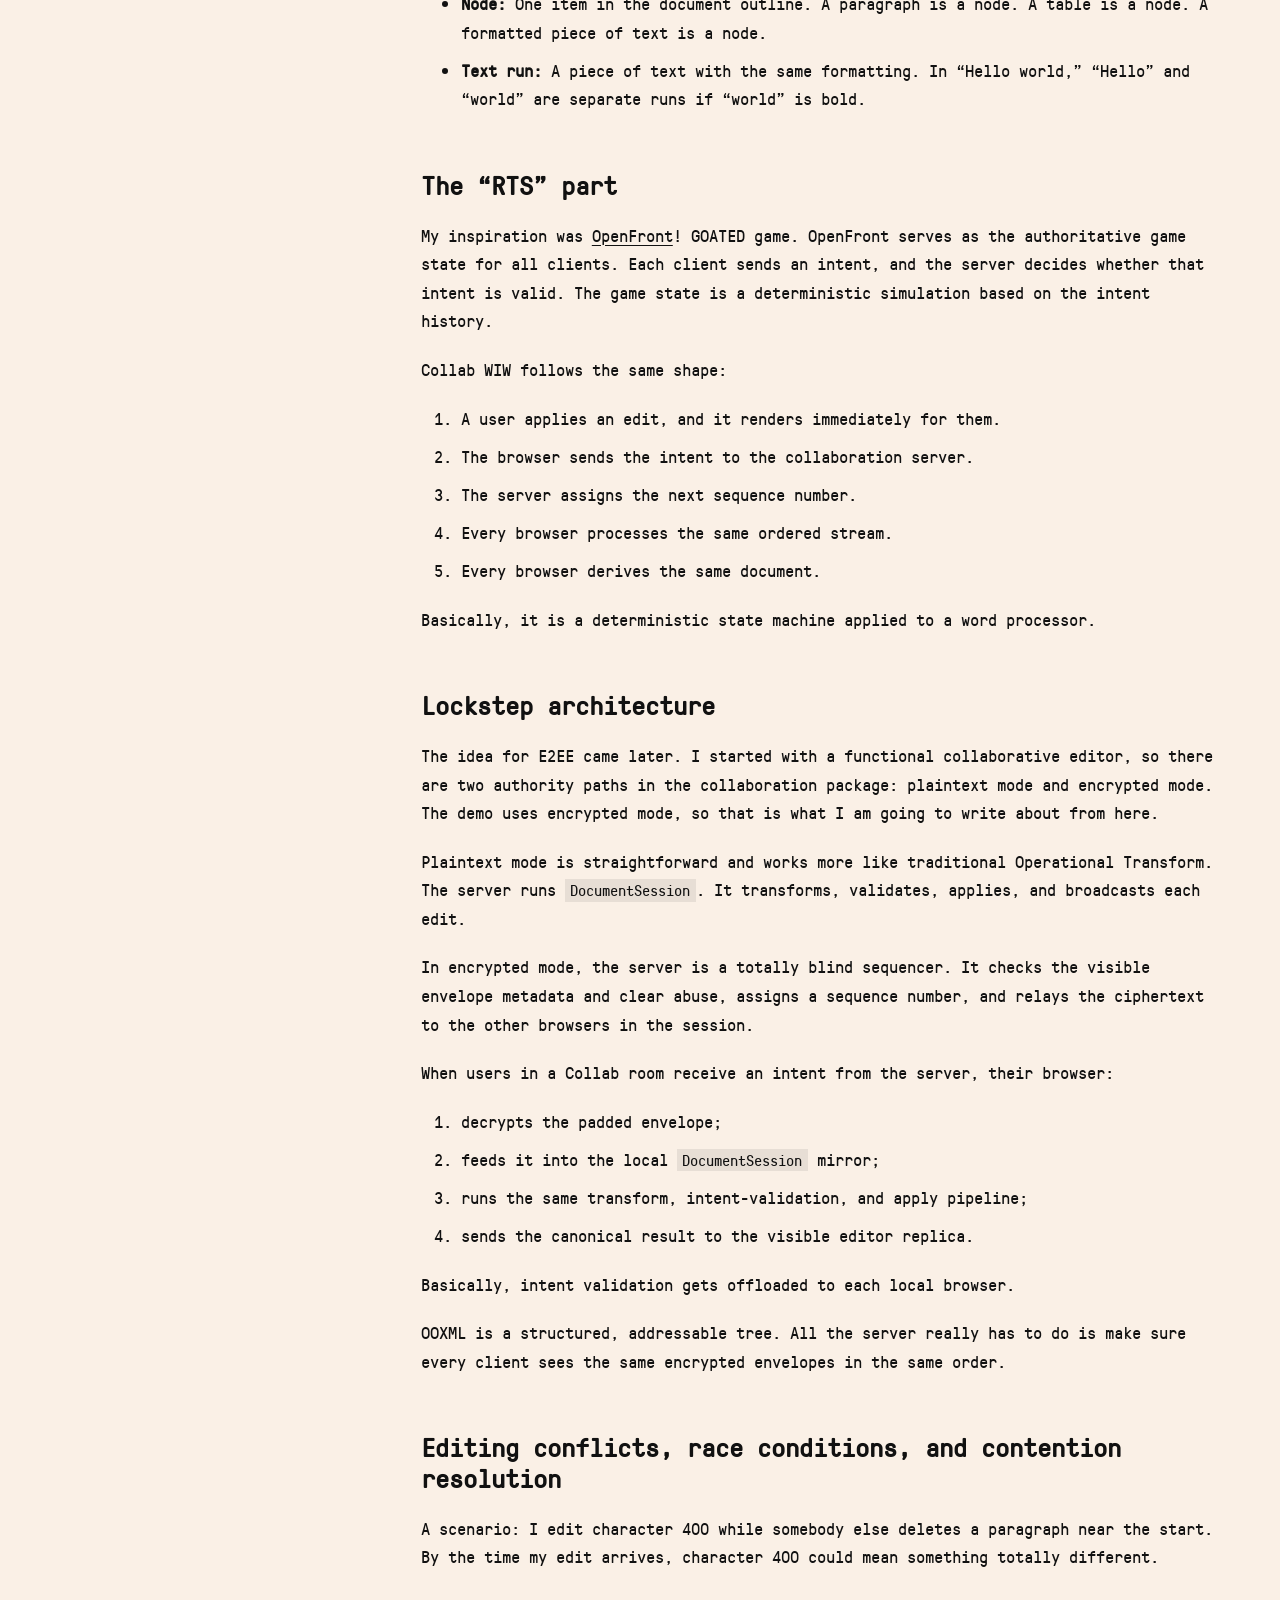
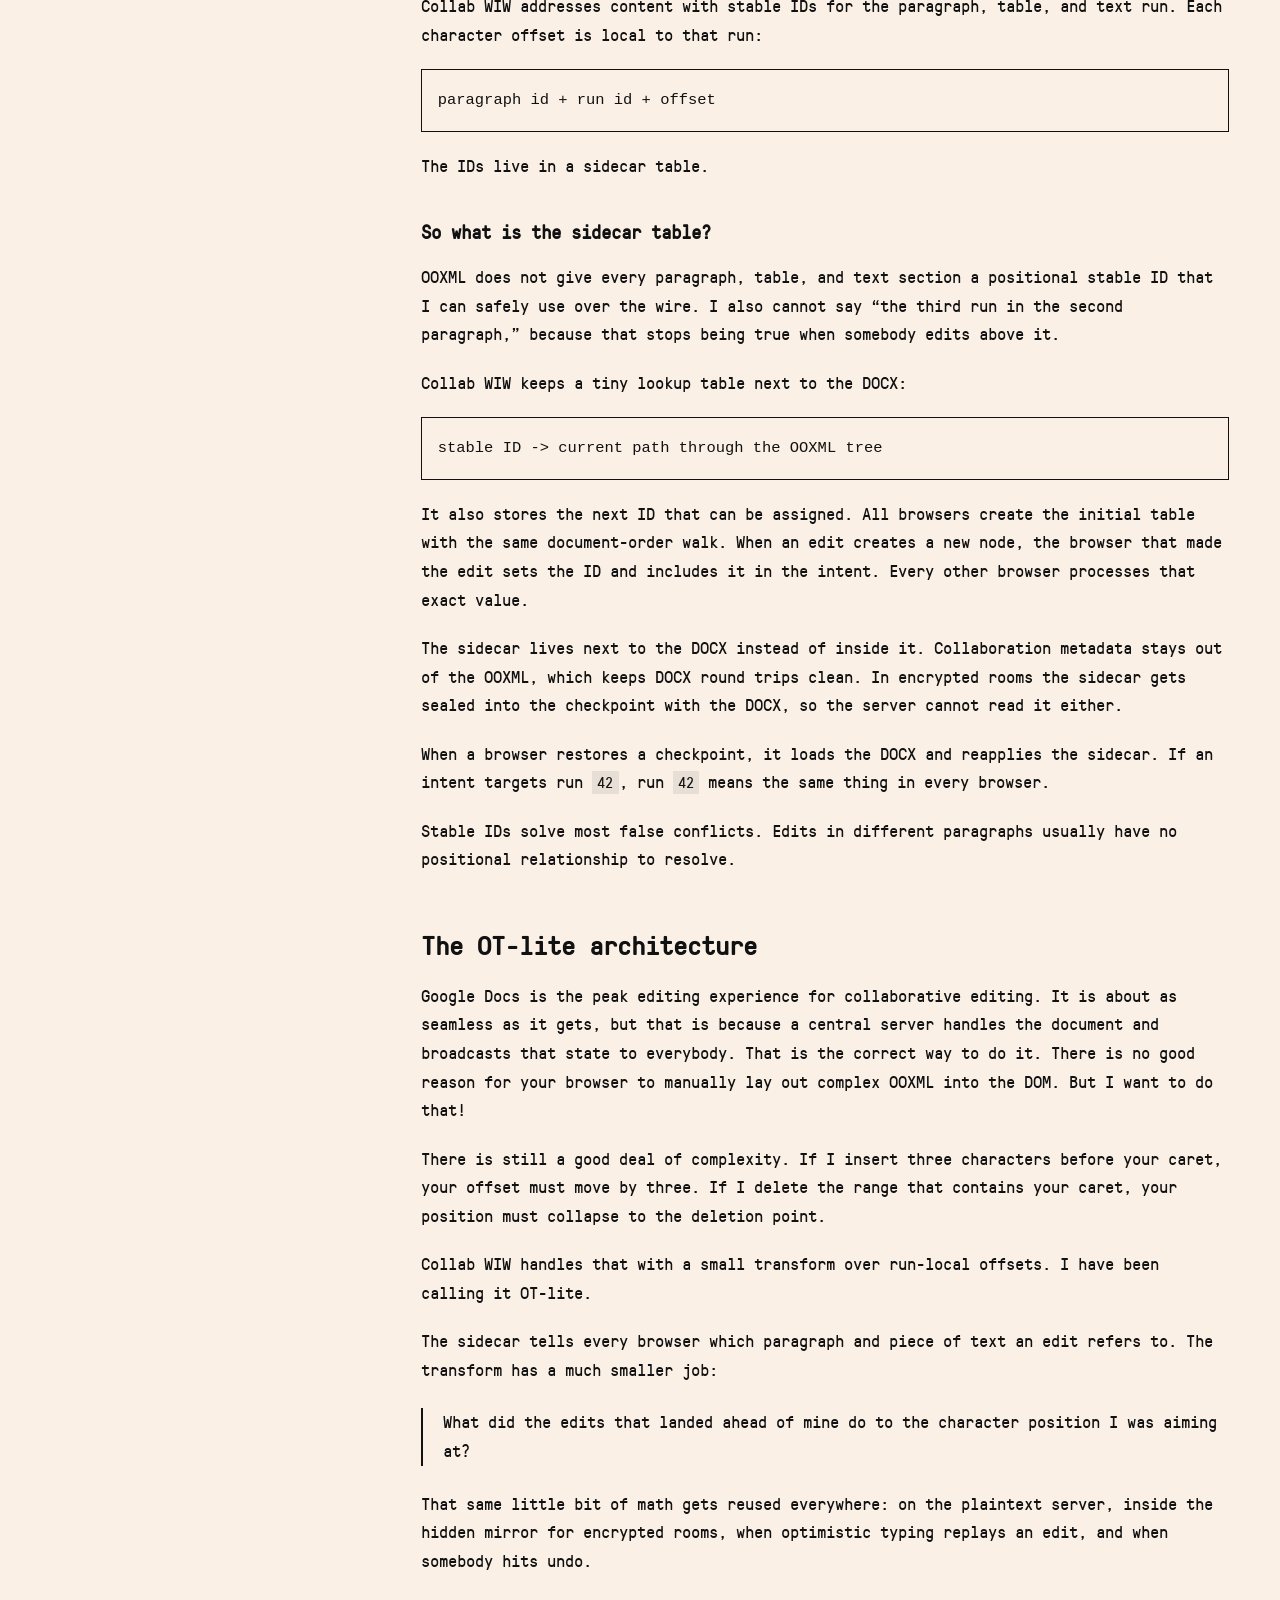
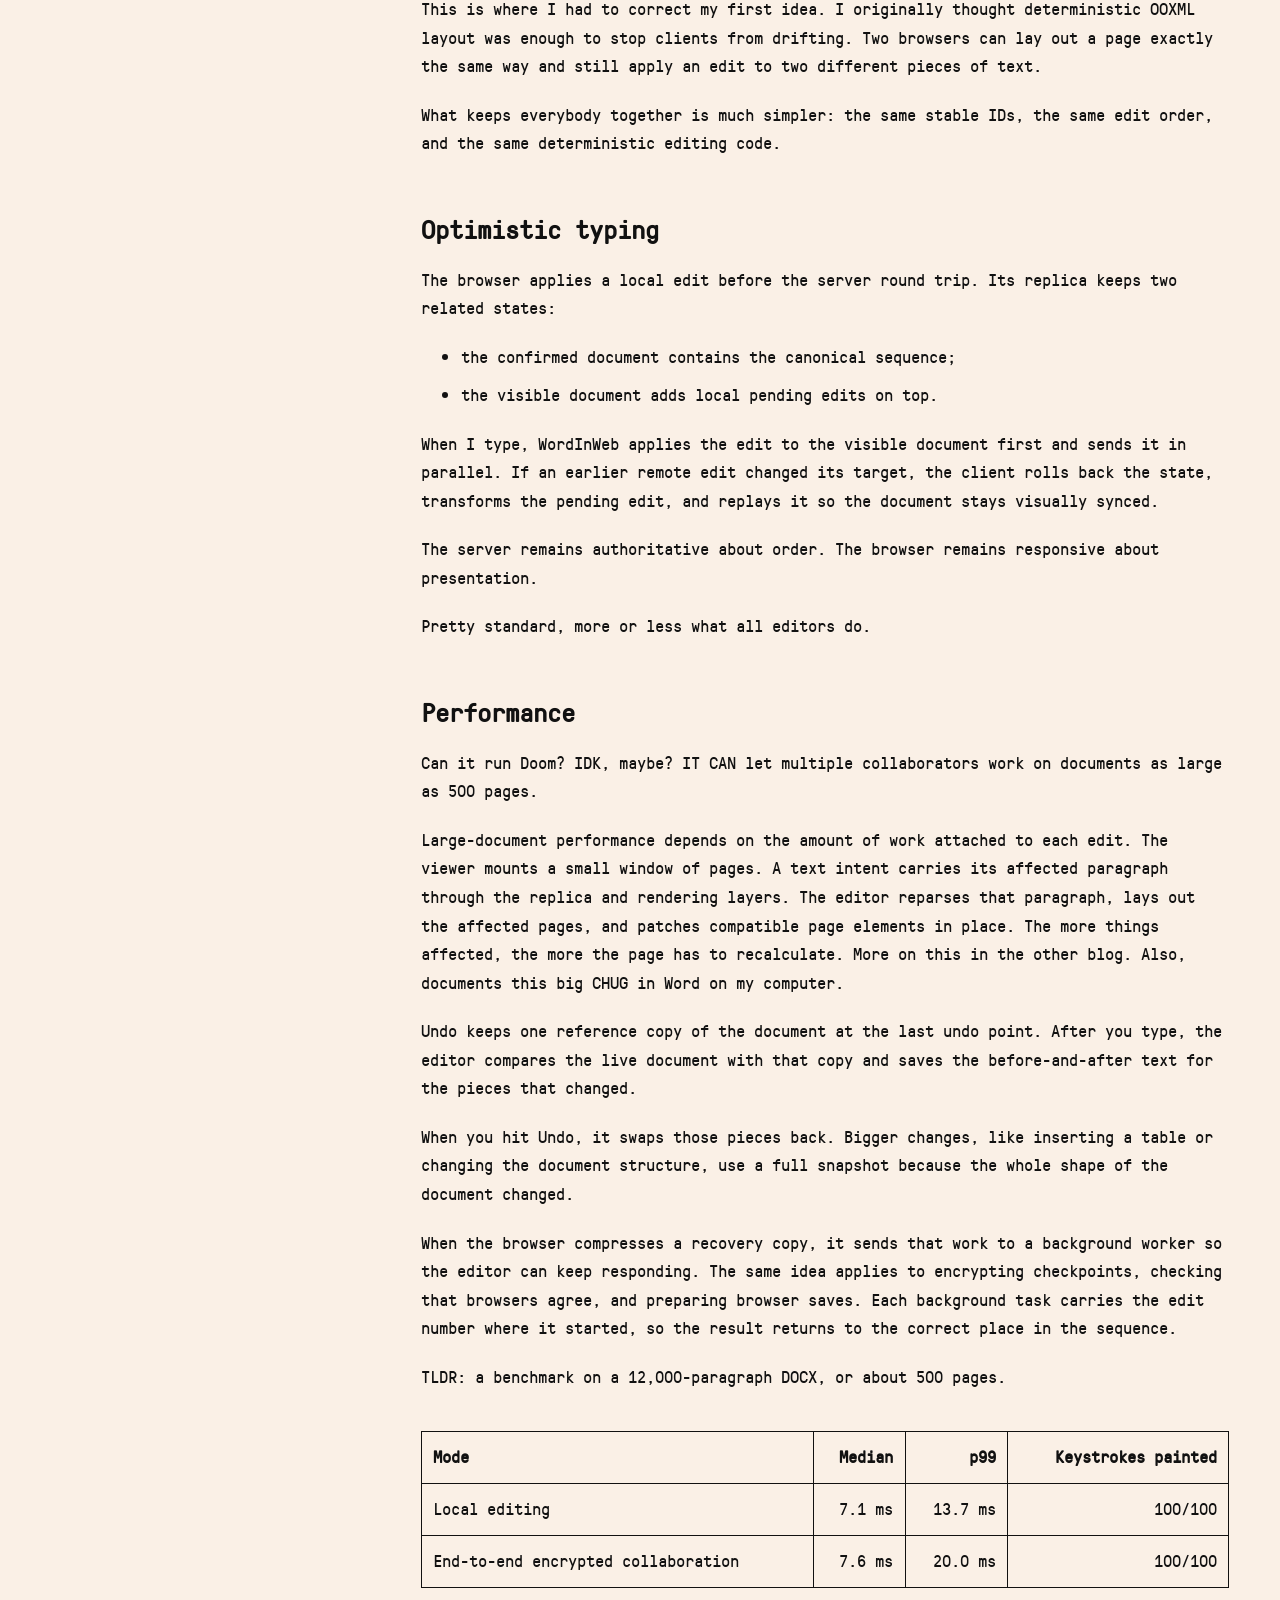
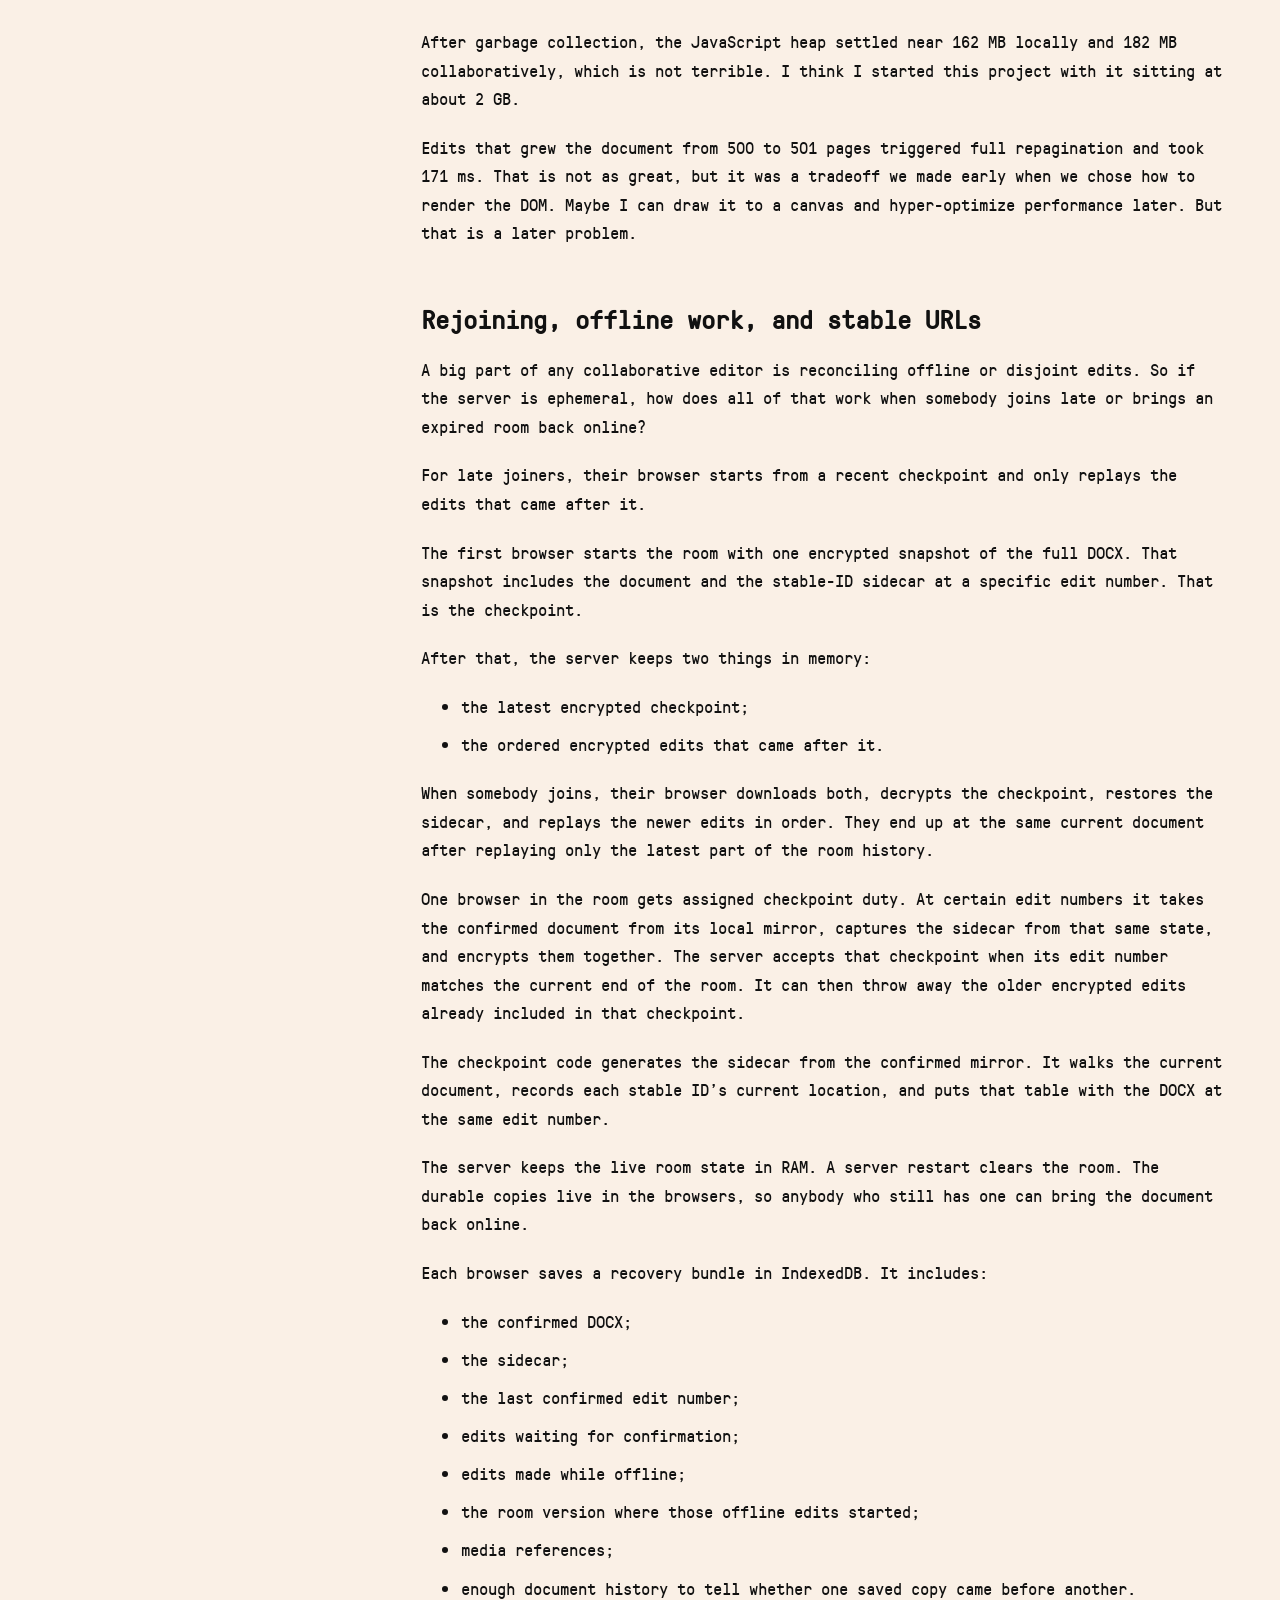
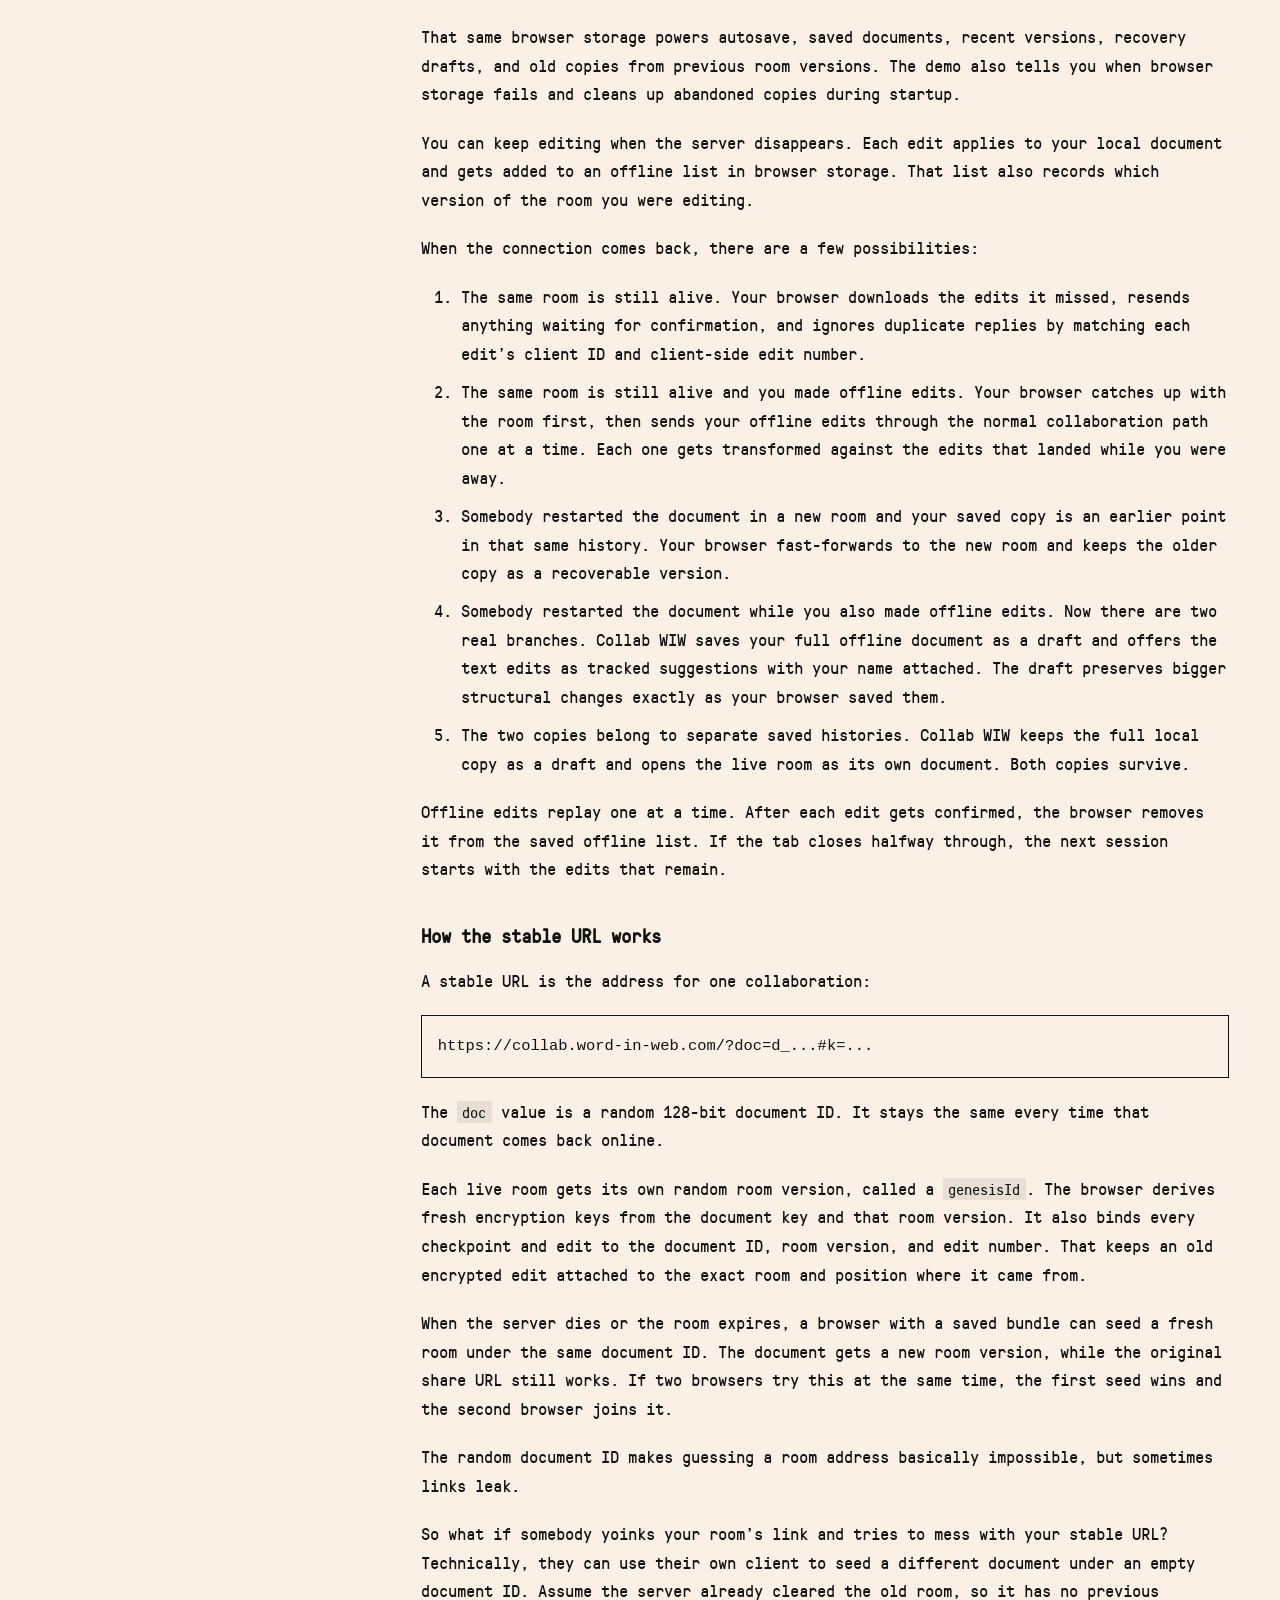
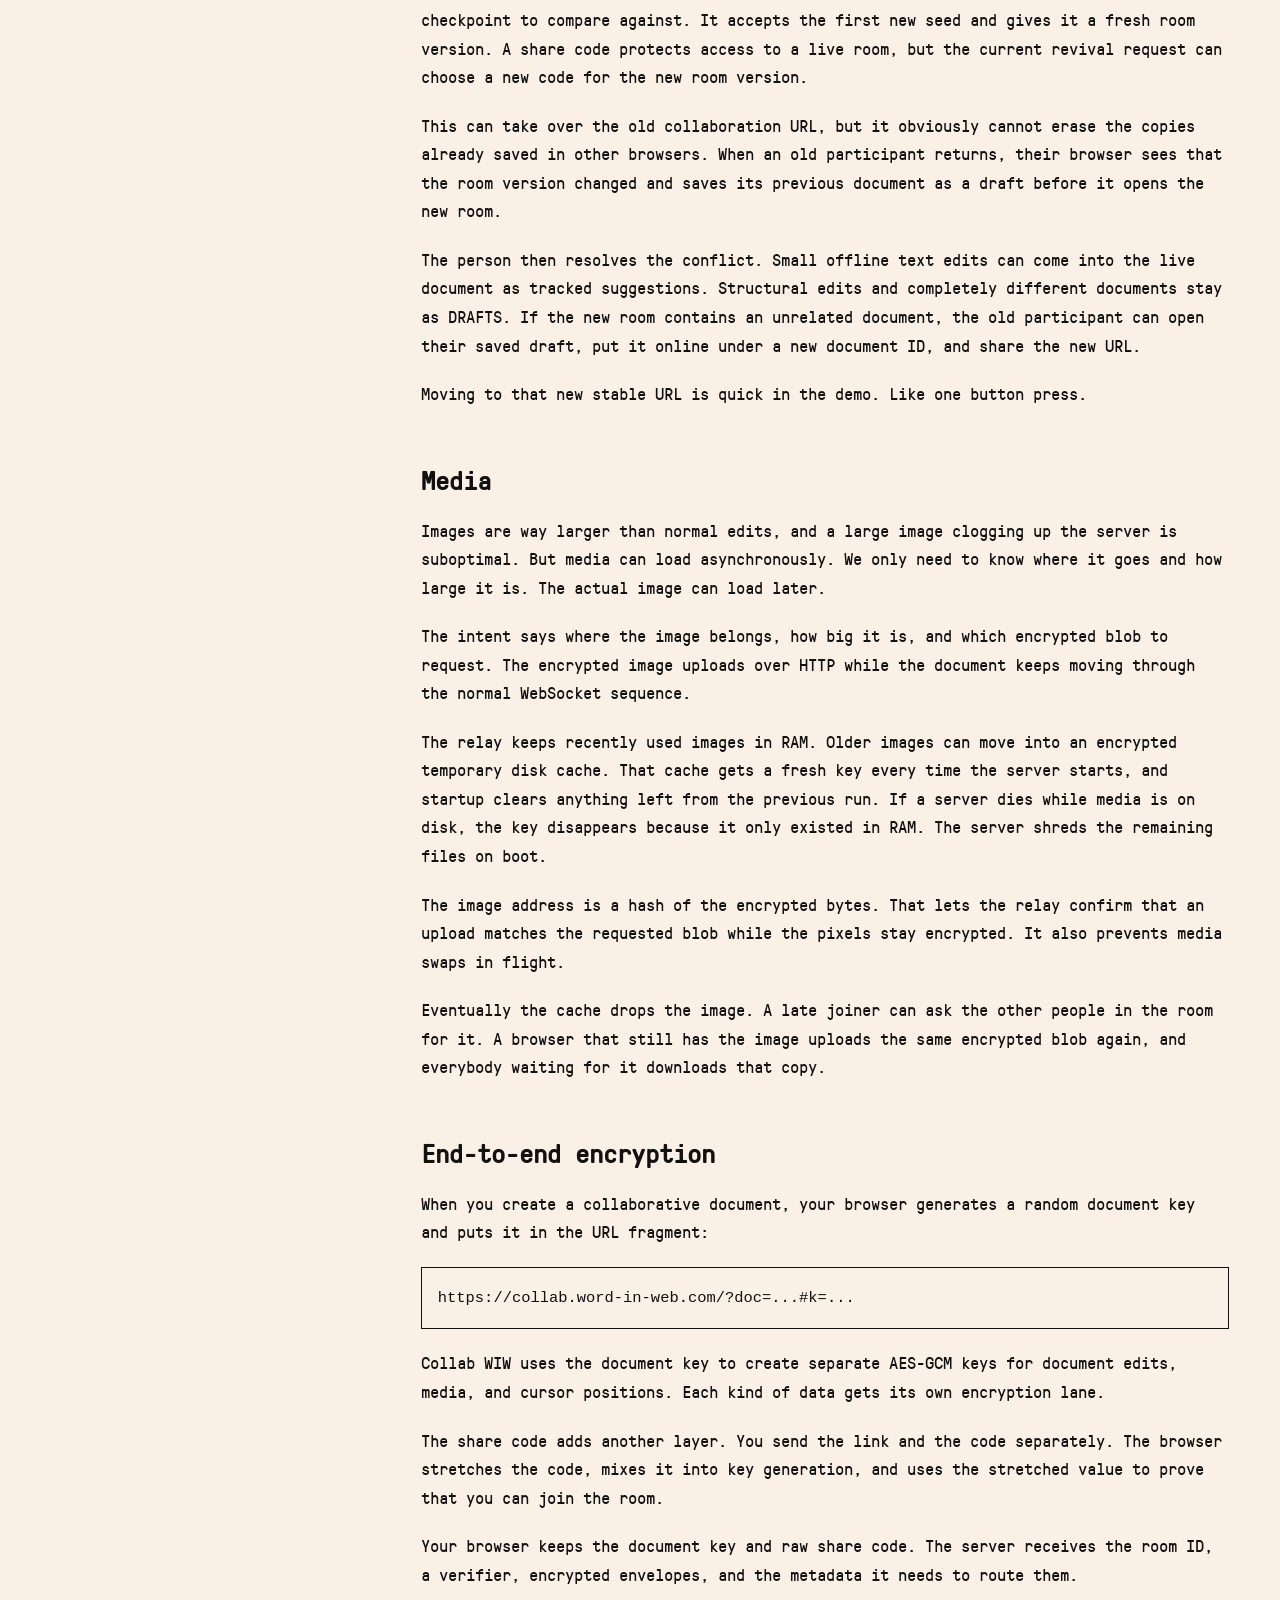
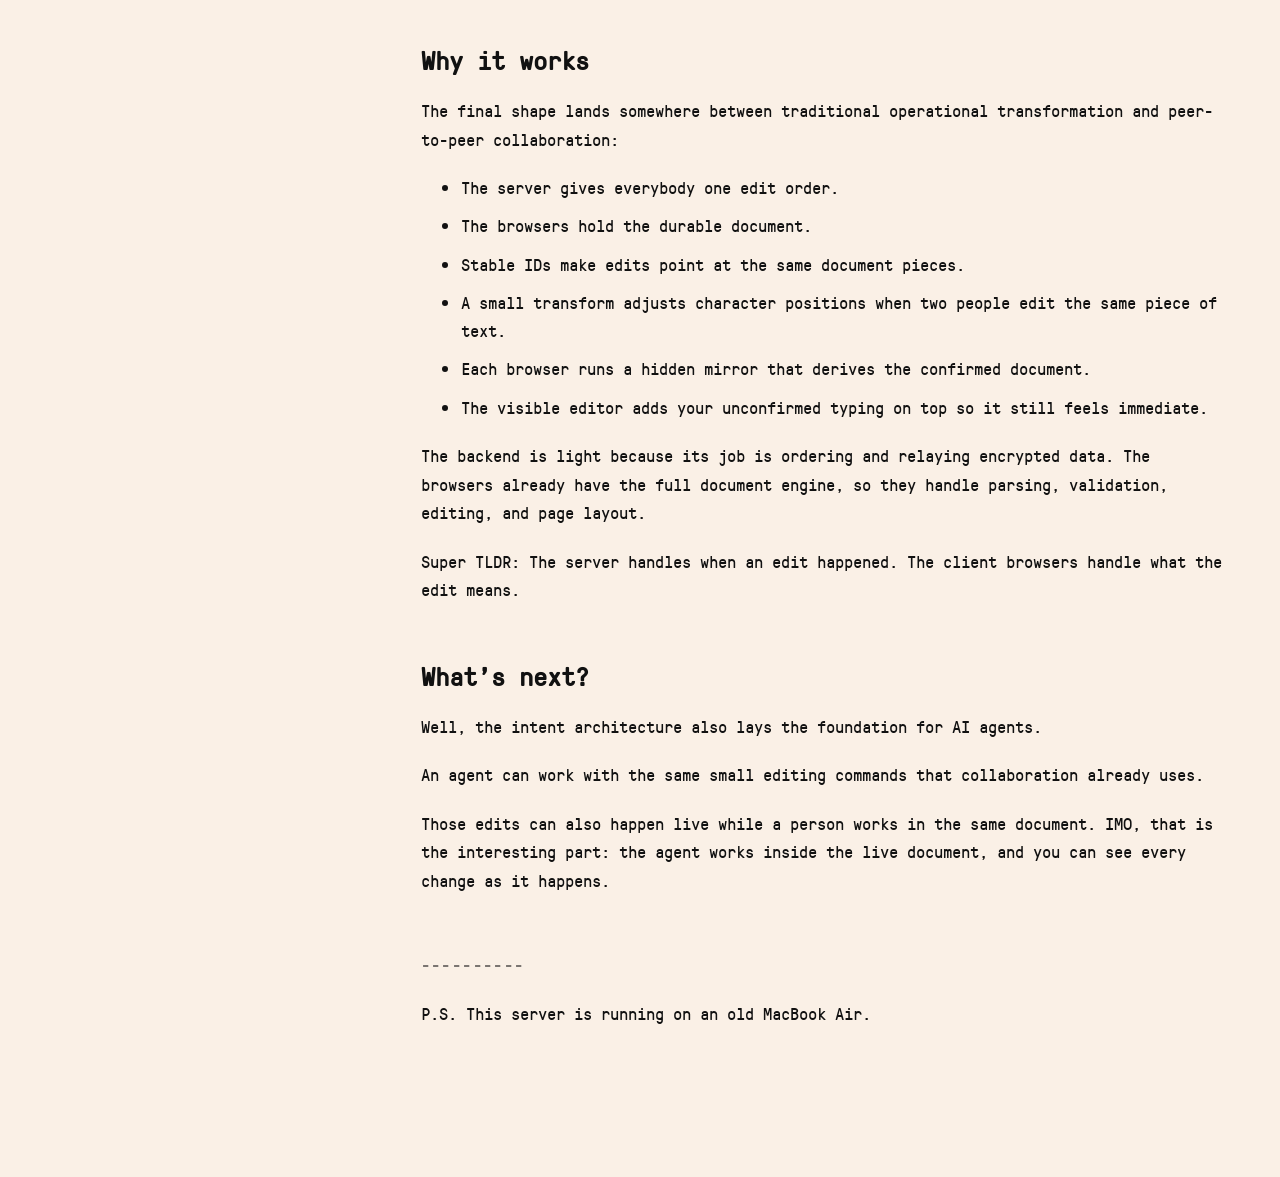
<file: blog/collaborative-editing/index.html>
<!DOCTYPE html>
<html lang="en">
<head>
    <meta charset="utf-8">
    <meta name="viewport" content="width=device-width, initial-scale=1">
    <meta name="description" content="How Collab WIW uses lockstep architecture, browser-owned documents, and end-to-end encryption for collaborative DOCX editing.">
    <title>What does an RTS game have to do with a collaborative DOCX editor?</title>
    <link rel="canonical" href="https://www.aepick.me/blog/collaborative-editing/">

    <link rel="stylesheet" href="/index.css">
</head>
<body>
    <main class="blog-shell">
        <aside class="blog-sidebar">
            <a class="blog-home" href="/">← Alex Pickett</a>

            <nav class="sidebar-section" aria-label="Blog posts">
                <p class="sidebar-label">Posts</p>
                <a class="post-link" href="/blog/collaborative-editing/" aria-current="page">
                    <strong>What does an RTS game have to do with a collaborative DOCX editor?</strong>
                    <span>July 30, 2026 · Latest</span>
                </a>
                <span class="catalogue-separator" aria-hidden="true">----------</span>
                <a class="post-link" href="/blog/building-ms-word-in-a-web-browser/">
                    <strong>Building MS Word in a Web Browser</strong>
                    <span>July 15, 2026</span>
                </a>
            </nav>

            <nav class="sidebar-section" aria-label="On this page">
                <p class="sidebar-label">On this page</p>
                <a class="outline-link outline-link-title" href="#article">Collaborative DOCX editing</a>
                <a class="outline-link outline-link-sub" href="#tldr">TLDR</a>
                <a class="outline-link outline-link-sub" href="#definitions">Definitions</a>
                <a class="outline-link outline-link-sub" href="#rts">The RTS part</a>
                <a class="outline-link outline-link-sub" href="#lockstep">Lockstep architecture</a>
                <a class="outline-link outline-link-sub" href="#conflicts">Editing conflicts</a>
                <a class="outline-link outline-link-sub" href="#ot-lite">OT-lite</a>
                <a class="outline-link outline-link-sub" href="#optimistic-typing">Optimistic typing</a>
                <a class="outline-link outline-link-sub" href="#performance">Performance</a>
                <a class="outline-link outline-link-sub" href="#rejoining">Rejoining and stable URLs</a>
                <a class="outline-link outline-link-sub" href="#media">Media</a>
                <a class="outline-link outline-link-sub" href="#encryption">End-to-end encryption</a>
                <a class="outline-link outline-link-sub" href="#why-it-works">Why it works</a>
                <a class="outline-link outline-link-sub" href="#whats-next">What&rsquo;s next?</a>
            </nav>
        </aside>

        <article class="article-shell" id="article">
            <header class="article-header">
                <p class="article-kicker">WordInWeb · Collaboration</p>
                <h1>What does an RTS game have to do with a collaborative DOCX editor?</h1>
                <p class="article-dek">Secure lockstep architecture with intent-based simulations for multiple clients and an ultra-lightweight backend. Or something like that. Very thrilling title.</p>
                <p>July 30, 2026</p>
                <div class="article-actions">
                    <a class="demo-button" href="https://collab.word-in-web.com/">Try the live demo</a>
                    <a href="https://github.com/theRealestAEP/wordinweb">View the repo</a>
                </div>
            </header>

            <p>My hypothesis was that a super lightweight server could receive edit intents and serve valid intents to everybody working on a document.</p>

            <p>I recently <a href="/blog/building-ms-word-in-a-web-browser/">built a DOCX editor that runs in the browser</a>. It parses OOXML, lays out pages, and edits the document without converting it to another format.</p>

            <p>Then I made it collaborative. Colla Word In Web! Collab WIW going forward.</p>

            <p>The obvious version would put the document on a server and make that server the authority. That works, but it also gives the server the document. I wanted a public demo with no accounts, no document database, and no plaintext document on the backend. I don&rsquo;t want your DATA, I don&rsquo;t want your email, I don&rsquo;t want your IP, none of it!</p>

            <h2 id="tldr">TLDR</h2>

            <p>Collab WIW is a WYSIWYG DOCX editor with MS Word parity that supports real-time collaborative editing. Its collaboration layer is end-to-end encrypted and uses ephemeral rooms with stable share URLs. The server keeps each live room in memory, while every browser keeps a durable copy of the document and its edit history. A saved browser copy can bring the room back online at the same URL and reconcile offline edits when collaborators return.</p>

            <h2 id="definitions">Definitions</h2>

            <p>Some quick ones:</p>

            <ul>
                <li><strong>Node:</strong> One item in the document outline. A paragraph is a node. A table is a node. A formatted piece of text is a node.</li>
                <li><strong>Text run:</strong> A piece of text with the same formatting. In &ldquo;Hello world,&rdquo; &ldquo;Hello&rdquo; and &ldquo;world&rdquo; are separate runs if &ldquo;world&rdquo; is bold.</li>
            </ul>

            <h2 id="rts">The &ldquo;RTS&rdquo; part</h2>

            <p>My inspiration was <a href="https://openfront.io/">OpenFront</a>! GOATED game. OpenFront serves as the authoritative game state for all clients. Each client sends an intent, and the server decides whether that intent is valid. The game state is a deterministic simulation based on the intent history.</p>

            <p>Collab WIW follows the same shape:</p>

            <ol>
                <li>A user applies an edit, and it renders immediately for them.</li>
                <li>The browser sends the intent to the collaboration server.</li>
                <li>The server assigns the next sequence number.</li>
                <li>Every browser processes the same ordered stream.</li>
                <li>Every browser derives the same document.</li>
            </ol>

            <p>Basically, it is a deterministic state machine applied to a word processor.</p>

            <h2 id="lockstep">Lockstep architecture</h2>

            <p>The idea for E2EE came later. I started with a functional collaborative editor, so there are two authority paths in the collaboration package: plaintext mode and encrypted mode. The demo uses encrypted mode, so that is what I am going to write about from here.</p>

            <p>Plaintext mode is straightforward and works more like traditional Operational Transform. The server runs <code>DocumentSession</code>. It transforms, validates, applies, and broadcasts each edit.</p>

            <p>In encrypted mode, the server is a totally blind sequencer. It checks the visible envelope metadata and clear abuse, assigns a sequence number, and relays the ciphertext to the other browsers in the session.</p>

            <p>When users in a Collab room receive an intent from the server, their browser:</p>

            <ol>
                <li>decrypts the padded envelope;</li>
                <li>feeds it into the local <code>DocumentSession</code> mirror;</li>
                <li>runs the same transform, intent-validation, and apply pipeline;</li>
                <li>sends the canonical result to the visible editor replica.</li>
            </ol>

            <p>Basically, intent validation gets offloaded to each local browser.</p>

            <p>OOXML is a structured, addressable tree. All the server really has to do is make sure every client sees the same encrypted envelopes in the same order.</p>

            <h2 id="conflicts">Editing conflicts, race conditions, and contention resolution</h2>

            <p>A scenario: I edit character 400 while somebody else deletes a paragraph near the start. By the time my edit arrives, character 400 could mean something totally different.</p>

            <p>Collab WIW addresses content with stable IDs for the paragraph, table, and text run. Each character offset is local to that run:</p>

            <pre><code>paragraph id + run id + offset</code></pre>

            <p>The IDs live in a sidecar table.</p>

            <h3>So what is the sidecar table?</h3>

            <p>OOXML does not give every paragraph, table, and text section a positional stable ID that I can safely use over the wire. I also cannot say &ldquo;the third run in the second paragraph,&rdquo; because that stops being true when somebody edits above it.</p>

            <p>Collab WIW keeps a tiny lookup table next to the DOCX:</p>

            <pre><code>stable ID -&gt; current path through the OOXML tree</code></pre>

            <p>It also stores the next ID that can be assigned. All browsers create the initial table with the same document-order walk. When an edit creates a new node, the browser that made the edit sets the ID and includes it in the intent. Every other browser processes that exact value.</p>

            <p>The sidecar lives next to the DOCX instead of inside it. Collaboration metadata stays out of the OOXML, which keeps DOCX round trips clean. In encrypted rooms the sidecar gets sealed into the checkpoint with the DOCX, so the server cannot read it either.</p>

            <p>When a browser restores a checkpoint, it loads the DOCX and reapplies the sidecar. If an intent targets run <code>42</code>, run <code>42</code> means the same thing in every browser.</p>

            <p>Stable IDs solve most false conflicts. Edits in different paragraphs usually have no positional relationship to resolve.</p>

            <h2 id="ot-lite">The OT-lite architecture</h2>

            <p>Google Docs is the peak editing experience for collaborative editing. It is about as seamless as it gets, but that is because a central server handles the document and broadcasts that state to everybody. That is the correct way to do it. There is no good reason for your browser to manually lay out complex OOXML into the DOM. But I want to do that!</p>

            <p>There is still a good deal of complexity. If I insert three characters before your caret, your offset must move by three. If I delete the range that contains your caret, your position must collapse to the deletion point.</p>

            <p>Collab WIW handles that with a small transform over run-local offsets. I have been calling it OT-lite.</p>

            <p>The sidecar tells every browser which paragraph and piece of text an edit refers to. The transform has a much smaller job:</p>

            <blockquote>
                <p>What did the edits that landed ahead of mine do to the character position I was aiming at?</p>
            </blockquote>

            <p>That same little bit of math gets reused everywhere: on the plaintext server, inside the hidden mirror for encrypted rooms, when optimistic typing replays an edit, and when somebody hits undo.</p>

            <p>This is where I had to correct my first idea. I originally thought deterministic OOXML layout was enough to stop clients from drifting. Two browsers can lay out a page exactly the same way and still apply an edit to two different pieces of text.</p>

            <p>What keeps everybody together is much simpler: the same stable IDs, the same edit order, and the same deterministic editing code.</p>

            <h2 id="optimistic-typing">Optimistic typing</h2>

            <p>The browser applies a local edit before the server round trip. Its replica keeps two related states:</p>

            <ul>
                <li>the confirmed document contains the canonical sequence;</li>
                <li>the visible document adds local pending edits on top.</li>
            </ul>

            <p>When I type, WordInWeb applies the edit to the visible document first and sends it in parallel. If an earlier remote edit changed its target, the client rolls back the state, transforms the pending edit, and replays it so the document stays visually synced.</p>

            <p>The server remains authoritative about order. The browser remains responsive about presentation.</p>

            <p>Pretty standard, more or less what all editors do.</p>

            <h2 id="performance">Performance</h2>

            <p>Can it run Doom? IDK, maybe? IT CAN let multiple collaborators work on documents as large as 500 pages.</p>

            <p>Large-document performance depends on the amount of work attached to each edit. The viewer mounts a small window of pages. A text intent carries its affected paragraph through the replica and rendering layers. The editor reparses that paragraph, lays out the affected pages, and patches compatible page elements in place. The more things affected, the more the page has to recalculate. More on this in the other blog. Also, documents this big CHUG in Word on my computer.</p>

            <p>Undo keeps one reference copy of the document at the last undo point. After you type, the editor compares the live document with that copy and saves the before-and-after text for the pieces that changed.</p>

            <p>When you hit Undo, it swaps those pieces back. Bigger changes, like inserting a table or changing the document structure, use a full snapshot because the whole shape of the document changed.</p>

            <p>When the browser compresses a recovery copy, it sends that work to a background worker so the editor can keep responding. The same idea applies to encrypting checkpoints, checking that browsers agree, and preparing browser saves. Each background task carries the edit number where it started, so the result returns to the correct place in the sequence.</p>

            <p>TLDR: a benchmark on a 12,000-paragraph DOCX, or about 500 pages.</p>

            <div class="table-wrap">
                <table>
                    <thead>
                        <tr>
                            <th>Mode</th>
                            <th>Median</th>
                            <th>p99</th>
                            <th>Keystrokes painted</th>
                        </tr>
                    </thead>
                    <tbody>
                        <tr>
                            <td>Local editing</td>
                            <td>7.1 ms</td>
                            <td>13.7 ms</td>
                            <td>100/100</td>
                        </tr>
                        <tr>
                            <td>End-to-end encrypted collaboration</td>
                            <td>7.6 ms</td>
                            <td>20.0 ms</td>
                            <td>100/100</td>
                        </tr>
                    </tbody>
                </table>
            </div>

            <p>After garbage collection, the JavaScript heap settled near 162 MB locally and 182 MB collaboratively, which is not terrible. I think I started this project with it sitting at about 2 GB.</p>

            <p>Edits that grew the document from 500 to 501 pages triggered full repagination and took 171 ms. That is not as great, but it was a tradeoff we made early when we chose how to render the DOM. Maybe I can draw it to a canvas and hyper-optimize performance later. But that is a later problem.</p>

            <h2 id="rejoining">Rejoining, offline work, and stable URLs</h2>

            <p>A big part of any collaborative editor is reconciling offline or disjoint edits. So if the server is ephemeral, how does all of that work when somebody joins late or brings an expired room back online?</p>

            <p>For late joiners, their browser starts from a recent checkpoint and only replays the edits that came after it.</p>

            <p>The first browser starts the room with one encrypted snapshot of the full DOCX. That snapshot includes the document and the stable-ID sidecar at a specific edit number. That is the checkpoint.</p>

            <p>After that, the server keeps two things in memory:</p>

            <ul>
                <li>the latest encrypted checkpoint;</li>
                <li>the ordered encrypted edits that came after it.</li>
            </ul>

            <p>When somebody joins, their browser downloads both, decrypts the checkpoint, restores the sidecar, and replays the newer edits in order. They end up at the same current document after replaying only the latest part of the room history.</p>

            <p>One browser in the room gets assigned checkpoint duty. At certain edit numbers it takes the confirmed document from its local mirror, captures the sidecar from that same state, and encrypts them together. The server accepts that checkpoint when its edit number matches the current end of the room. It can then throw away the older encrypted edits already included in that checkpoint.</p>

            <p>The checkpoint code generates the sidecar from the confirmed mirror. It walks the current document, records each stable ID&rsquo;s current location, and puts that table with the DOCX at the same edit number.</p>

            <p>The server keeps the live room state in RAM. A server restart clears the room. The durable copies live in the browsers, so anybody who still has one can bring the document back online.</p>

            <p>Each browser saves a recovery bundle in IndexedDB. It includes:</p>

            <ul>
                <li>the confirmed DOCX;</li>
                <li>the sidecar;</li>
                <li>the last confirmed edit number;</li>
                <li>edits waiting for confirmation;</li>
                <li>edits made while offline;</li>
                <li>the room version where those offline edits started;</li>
                <li>media references;</li>
                <li>enough document history to tell whether one saved copy came before another.</li>
            </ul>

            <p>That same browser storage powers autosave, saved documents, recent versions, recovery drafts, and old copies from previous room versions. The demo also tells you when browser storage fails and cleans up abandoned copies during startup.</p>

            <p>You can keep editing when the server disappears. Each edit applies to your local document and gets added to an offline list in browser storage. That list also records which version of the room you were editing.</p>

            <p>When the connection comes back, there are a few possibilities:</p>

            <ol>
                <li>The same room is still alive. Your browser downloads the edits it missed, resends anything waiting for confirmation, and ignores duplicate replies by matching each edit&rsquo;s client ID and client-side edit number.</li>
                <li>The same room is still alive and you made offline edits. Your browser catches up with the room first, then sends your offline edits through the normal collaboration path one at a time. Each one gets transformed against the edits that landed while you were away.</li>
                <li>Somebody restarted the document in a new room and your saved copy is an earlier point in that same history. Your browser fast-forwards to the new room and keeps the older copy as a recoverable version.</li>
                <li>Somebody restarted the document while you also made offline edits. Now there are two real branches. Collab WIW saves your full offline document as a draft and offers the text edits as tracked suggestions with your name attached. The draft preserves bigger structural changes exactly as your browser saved them.</li>
                <li>The two copies belong to separate saved histories. Collab WIW keeps the full local copy as a draft and opens the live room as its own document. Both copies survive.</li>
            </ol>

            <p>Offline edits replay one at a time. After each edit gets confirmed, the browser removes it from the saved offline list. If the tab closes halfway through, the next session starts with the edits that remain.</p>

            <h3>How the stable URL works</h3>

            <p>A stable URL is the address for one collaboration:</p>

            <pre><code>https://collab.word-in-web.com/?doc=d_...#k=...</code></pre>

            <p>The <code>doc</code> value is a random 128-bit document ID. It stays the same every time that document comes back online.</p>

            <p>Each live room gets its own random room version, called a <code>genesisId</code>. The browser derives fresh encryption keys from the document key and that room version. It also binds every checkpoint and edit to the document ID, room version, and edit number. That keeps an old encrypted edit attached to the exact room and position where it came from.</p>

            <p>When the server dies or the room expires, a browser with a saved bundle can seed a fresh room under the same document ID. The document gets a new room version, while the original share URL still works. If two browsers try this at the same time, the first seed wins and the second browser joins it.</p>

            <p>The random document ID makes guessing a room address basically impossible, but sometimes links leak.</p>

            <p>So what if somebody yoinks your room&rsquo;s link and tries to mess with your stable URL? Technically, they can use their own client to seed a different document under an empty document ID. Assume the server already cleared the old room, so it has no previous checkpoint to compare against. It accepts the first new seed and gives it a fresh room version. A share code protects access to a live room, but the current revival request can choose a new code for the new room version.</p>

            <p>This can take over the old collaboration URL, but it obviously cannot erase the copies already saved in other browsers. When an old participant returns, their browser sees that the room version changed and saves its previous document as a draft before it opens the new room.</p>

            <p>The person then resolves the conflict. Small offline text edits can come into the live document as tracked suggestions. Structural edits and completely different documents stay as DRAFTS. If the new room contains an unrelated document, the old participant can open their saved draft, put it online under a new document ID, and share the new URL.</p>

            <p>Moving to that new stable URL is quick in the demo. Like one button press.</p>

            <h2 id="media">Media</h2>

            <p>Images are way larger than normal edits, and a large image clogging up the server is suboptimal. But media can load asynchronously. We only need to know where it goes and how large it is. The actual image can load later.</p>

            <p>The intent says where the image belongs, how big it is, and which encrypted blob to request. The encrypted image uploads over HTTP while the document keeps moving through the normal WebSocket sequence.</p>

            <p>The relay keeps recently used images in RAM. Older images can move into an encrypted temporary disk cache. That cache gets a fresh key every time the server starts, and startup clears anything left from the previous run. If a server dies while media is on disk, the key disappears because it only existed in RAM. The server shreds the remaining files on boot.</p>

            <p>The image address is a hash of the encrypted bytes. That lets the relay confirm that an upload matches the requested blob while the pixels stay encrypted. It also prevents media swaps in flight.</p>

            <p>Eventually the cache drops the image. A late joiner can ask the other people in the room for it. A browser that still has the image uploads the same encrypted blob again, and everybody waiting for it downloads that copy.</p>

            <h2 id="encryption">End-to-end encryption</h2>

            <p>When you create a collaborative document, your browser generates a random document key and puts it in the URL fragment:</p>

            <pre><code>https://collab.word-in-web.com/?doc=...#k=...</code></pre>

            <p>Collab WIW uses the document key to create separate AES-GCM keys for document edits, media, and cursor positions. Each kind of data gets its own encryption lane.</p>

            <p>The share code adds another layer. You send the link and the code separately. The browser stretches the code, mixes it into key generation, and uses the stretched value to prove that you can join the room.</p>

            <p>Your browser keeps the document key and raw share code. The server receives the room ID, a verifier, encrypted envelopes, and the metadata it needs to route them.</p>

            <h2 id="why-it-works">Why it works</h2>

            <p>The final shape lands somewhere between traditional operational transformation and peer-to-peer collaboration:</p>

            <ul>
                <li>The server gives everybody one edit order.</li>
                <li>The browsers hold the durable document.</li>
                <li>Stable IDs make edits point at the same document pieces.</li>
                <li>A small transform adjusts character positions when two people edit the same piece of text.</li>
                <li>Each browser runs a hidden mirror that derives the confirmed document.</li>
                <li>The visible editor adds your unconfirmed typing on top so it still feels immediate.</li>
            </ul>

            <p>The backend is light because its job is ordering and relaying encrypted data. The browsers already have the full document engine, so they handle parsing, validation, editing, and page layout.</p>

            <p>Super TLDR: The server handles when an edit happened. The client browsers handle what the edit means.</p>

            <h2 id="whats-next">What&rsquo;s next?</h2>

            <p>Well, the intent architecture also lays the foundation for AI agents.</p>

            <p>An agent can work with the same small editing commands that collaboration already uses.</p>

            <p>Those edits can also happen live while a person works in the same document. IMO, that is the interesting part: the agent works inside the live document, and you can see every change as it happens.</p>

            <p class="article-separator" aria-hidden="true">----------</p>

            <p>P.S. This server is running on an old MacBook Air.</p>
        </article>
    </main>
</body>
</html>
</file>
<file: index.css>
@font-face {
    font-family: 'pressura mono.otf';
    src: url('./public/fonts/pressura_mono.otf') format('truetype');
    font-style: normal;
    font-display: swap;
}

body {
    background-color: #FAF0E6;
    color: #111;
    margin: 0;
    padding: 0;
    font-family: 'pressura mono.otf', sans-serif;
}

a {
    color: inherit;
    text-decoration-thickness: 1px;
    text-underline-offset: 0.18em;
}

a:hover {
    text-decoration-thickness: 2px;
}

h1,
h2,
h3 {
    line-height: 1.2;
}

h1 {
    font-size: 1.5em;
}

.container {
    margin-left: 8%;
    margin-right: 8%;
    margin-top: 5%;
    padding: 0;
    font-size: x-large;
    display: flex;
    flex-direction: column;

}

.item {
    padding-top: 10px;
    padding-bottom: 10px;
}

.blog-shell {
    width: min(92%, 1260px);
    margin: 3rem auto 8rem;
    display: grid;
    grid-template-columns: minmax(220px, 280px) minmax(0, 860px);
    gap: clamp(3rem, 7vw, 7rem);
    align-items: start;
}

.blog-sidebar {
    position: sticky;
    top: 2rem;
    max-height: calc(100vh - 4rem);
    overflow-y: auto;
    font-size: 0.82rem;
    line-height: 1.45;
}

.blog-home {
    display: inline-block;
    margin-bottom: 2.5rem;
}

.sidebar-section + .sidebar-section {
    margin-top: 2.5rem;
}

.sidebar-label {
    margin: 0 0 0.8rem;
    color: rgba(17, 17, 17, 0.58);
    font-size: 0.72rem;
    letter-spacing: 0.12em;
    text-transform: uppercase;
}

.post-link,
.outline-link {
    display: block;
    border-left: 2px solid rgba(17, 17, 17, 0.16);
    text-decoration: none;
}

.post-link {
    padding: 0.65rem 0 0.65rem 0.9rem;
}

.post-link + .post-link {
    margin-top: 0.35rem;
}

.catalogue-separator {
    display: block;
    margin: 0.45rem 0 0.45rem 0.9rem;
    color: rgba(17, 17, 17, 0.45);
    letter-spacing: 0.08em;
}

.post-link strong,
.post-link span {
    display: block;
}

.post-link strong {
    font-size: 0.88rem;
}

.post-link span {
    margin-top: 0.2rem;
    color: rgba(17, 17, 17, 0.62);
    font-size: 0.75rem;
}

.post-link[aria-current="page"] {
    border-left-color: #111;
}

.outline-link {
    padding: 0.3rem 0 0.3rem 0.9rem;
    color: rgba(17, 17, 17, 0.68);
}

.outline-link:hover {
    color: #111;
}

.outline-link-title {
    border-left-color: #111;
    color: #111;
}

.outline-link-sub {
    padding-left: 1.5rem;
}

.article-shell {
    font-size: 1.05rem;
    line-height: 1.7;
    min-width: 0;
}

.back-link {
    display: inline-block;
    margin-bottom: 3rem;
}

.article-header {
    margin-bottom: 3.5rem;
}

.article-header h1 {
    max-width: 18ch;
    margin-bottom: 0.25em;
    font-size: clamp(2rem, 6vw, 4.25rem);
    letter-spacing: -0.04em;
}

.article-kicker {
    margin: 0 0 0.75rem;
    color: rgba(17, 17, 17, 0.58);
    font-size: 0.78rem;
    letter-spacing: 0.12em;
    text-transform: uppercase;
}

.article-dek {
    max-width: 60ch;
    margin: 1.5rem 0;
    font-size: clamp(1.1rem, 2vw, 1.35rem);
    line-height: 1.5;
}

.article-separator {
    margin-top: 3.5rem;
    color: rgba(17, 17, 17, 0.55);
    letter-spacing: 0.08em;
}

.blog-index-entry + .article-separator {
    margin-bottom: 3.5rem;
}

.blog-index-entry > p:first-child {
    color: rgba(17, 17, 17, 0.58);
    font-size: 0.85rem;
}

.blog-index-entry h2 {
    max-width: 28ch;
    margin-bottom: 0.5rem;
    font-size: clamp(1.4rem, 3vw, 2rem);
    line-height: 1.25;
}

.blog-slug {
    font-family: "Pressura Mono", monospace;
    font-size: 0.85rem;
}

.subtitle {
    margin: 0;
    font-size: clamp(1.15rem, 3vw, 1.65rem);
}

.article-actions {
    display: flex;
    flex-wrap: wrap;
    align-items: center;
    gap: 1rem;
    margin-top: 1.5rem;
}

.demo-button {
    padding: 0.55rem 0.9rem;
    border: 2px solid currentColor;
    background: #111;
    color: #FAF0E6;
    text-decoration: none;
}

.demo-button:hover {
    background: transparent;
    color: #111;
}

.article-figure {
    margin: 2.5rem 0;
}

.article-figure img {
    display: block;
    width: 100%;
    height: auto;
}

.hero-figure {
    margin-top: 2.5rem;
}

.article-figure figcaption {
    margin-top: 0.65rem;
    font-size: 0.85rem;
    line-height: 1.45;
}

.dashboard-figure {
    width: min(100%, 680px);
    margin-right: auto;
    margin-left: auto;
}

.meme {
    width: min(100%, 680px);
    margin-right: auto;
    margin-left: auto;
    background: #111;
    color: #fff;
}

.meme-caption {
    padding: 0.75rem 1rem;
    font-size: clamp(1rem, 3vw, 1.45rem);
    font-weight: bold;
    line-height: 1.2;
    text-align: center;
    text-transform: uppercase;
}

.postscript {
    margin-top: 4rem;
    padding: 1.5rem;
    border: 2px solid currentColor;
}

.postscript h2 {
    margin: 0 0 1.25rem;
}

.ascii-art {
    width: fit-content;
    max-width: 100%;
    margin: 1.75rem auto;
    padding: 0;
    overflow-x: auto;
    border: 0;
    font-size: clamp(0.65rem, 2vw, 0.9rem);
    line-height: 1.2;
    white-space: pre-line;
}

.postscript-signoff {
    font-weight: bold;
    text-align: center;
}

article h2 {
    margin-top: 3.5rem;
    font-size: 1.6rem;
}

article h3 {
    margin-top: 2.5rem;
    font-size: 1.2rem;
}

article p,
article ul,
article ol,
article table,
article pre {
    margin: 1.25rem 0;
}

article li + li {
    margin-top: 0.6rem;
}

article blockquote {
    margin: 1.5rem 0;
    padding-left: 1.25rem;
    border-left: 2px solid currentColor;
}

.article-callout {
    margin: 1.75rem 0;
    padding: 1rem 1.25rem;
    border: 2px solid currentColor;
    background: rgba(17, 17, 17, 0.04);
}

.article-callout p:first-child {
    margin-top: 0;
}

.article-callout p:last-child {
    margin-bottom: 0;
}

article code {
    font: inherit;
    font-size: 0.92em;
    padding: 0.08em 0.35em;
    background: rgba(17, 17, 17, 0.08);
}

article pre code {
    padding: 0;
    background: none;
}

article pre {
    overflow-x: auto;
    padding: 1rem;
    border: 1px solid currentColor;
}

.table-wrap {
    overflow-x: auto;
}

table {
    width: 100%;
    border-collapse: collapse;
}

th,
td {
    padding: 0.7rem;
    border: 1px solid currentColor;
    text-align: left;
    vertical-align: top;
}

th:not(:first-child),
td:not(:first-child) {
    text-align: right;
}

.reconciliation-table th,
.reconciliation-table td {
    min-width: 15rem;
    text-align: left;
    vertical-align: top;
}

@media (max-width: 600px) {
    .container {
        margin-top: 10%;
        font-size: large;
    }

    .blog-shell {
        width: 88%;
        margin-top: 2rem;
        grid-template-columns: minmax(0, 1fr);
        gap: 3.5rem;
    }

    .blog-sidebar {
        position: static;
        max-height: none;
        overflow: visible;
    }

    .blog-home {
        margin-bottom: 2rem;
    }

    .blog-sidebar nav[aria-label="On this page"] {
        display: none;
    }

    .back-link {
        margin-bottom: 2rem;
    }
}

@media (min-width: 601px) and (max-width: 920px) {
    .blog-shell {
        width: 86%;
        grid-template-columns: minmax(0, 1fr);
        gap: 4rem;
    }

    .blog-sidebar {
        position: static;
        max-height: none;
        overflow: visible;
        display: grid;
        grid-template-columns: 1fr 1fr;
        gap: 0 3rem;
    }

    .blog-home {
        grid-column: 1 / -1;
    }

    .sidebar-section + .sidebar-section {
        margin-top: 0;
    }
}
</file>
